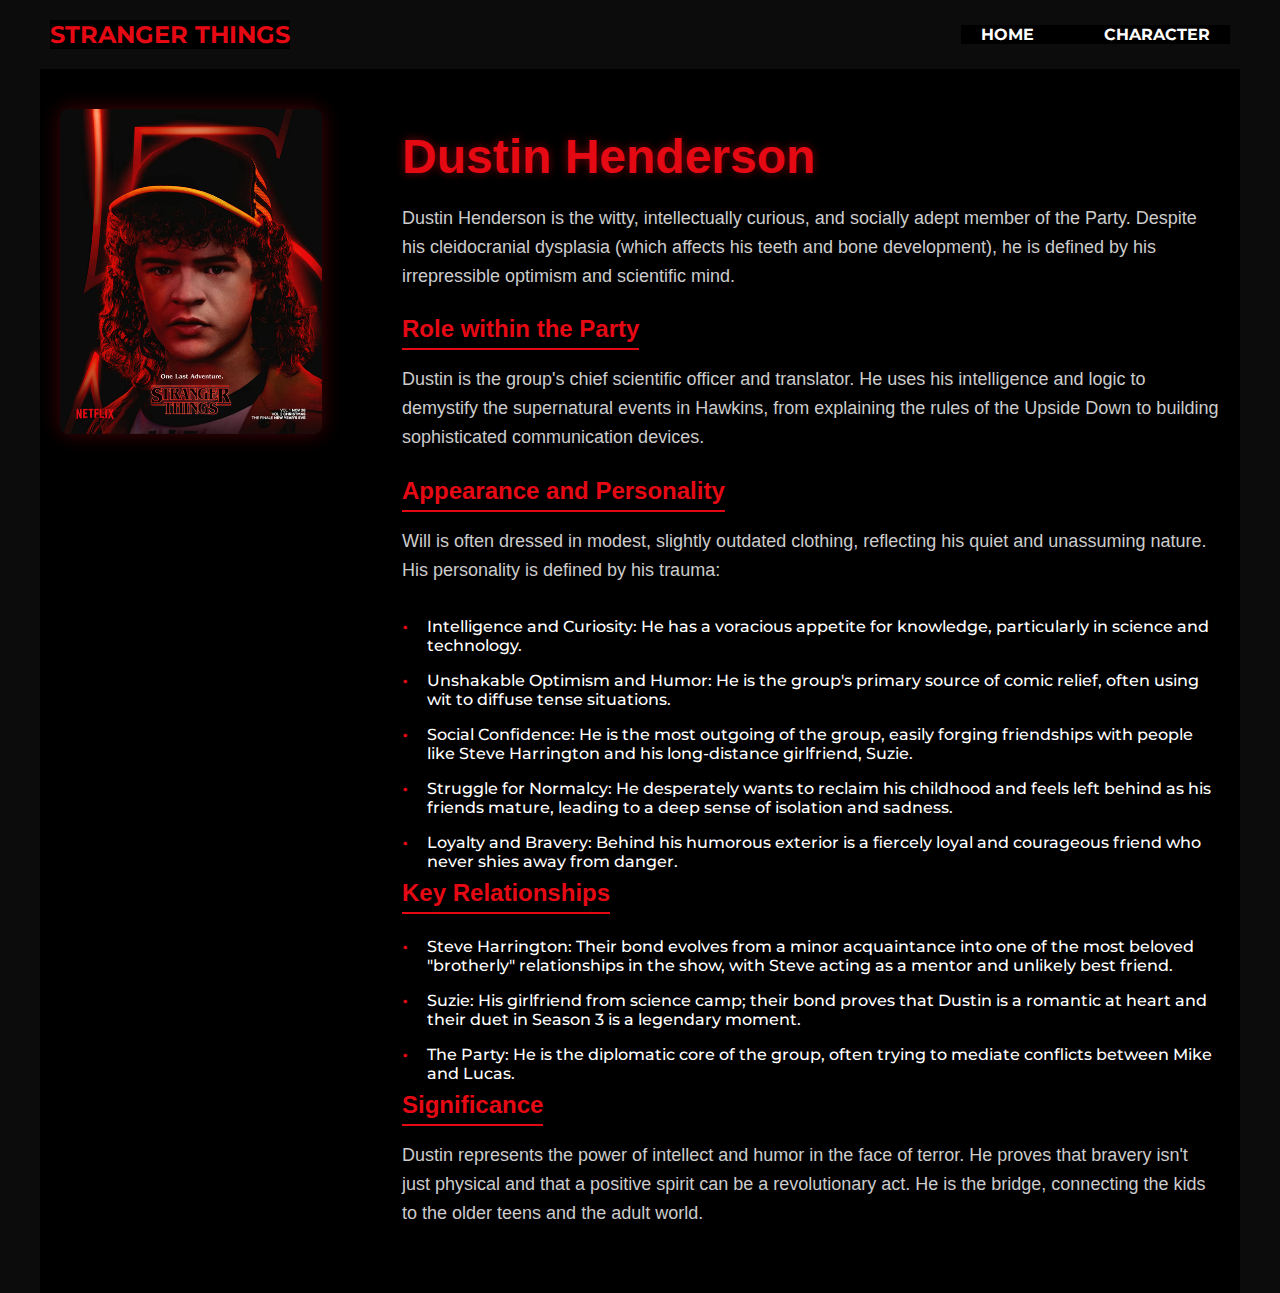
<file: web/Dustin.html>
<!doctype html>
<html>
<head>
<meta charset="utf-8">
<link rel="stylesheet" href="style3.css">
<title>Dustin</title>
<style>
body {
    margin: 0;
    padding: 0;
    font-family: Arial, sans-serif;
    background-color: #0c0c0c;
    overflow-x: hidden;
}

header {
    display: flex;
    justify-content: space-between;
    align-items: center;
    padding: 20px 50px;
    background-color: #0c0c0c;
    color: white;
}

.logo {
    font-size: 24px;
    font-weight: bold;
    color: #e50914; 
}

.nav_links {
    list-style: none;
    display: flex;
    gap: 30px;
}

.nav_links li a {
    color: white;
    text-decoration: none;
    font-weight: bold;
    transition: color 0.3s;
}

.nav_links li a:hover {
    color: #e50914;
}

.content-container {
    display: flex;
    align-items: flex-start;
    gap: 80px;
    padding: 40px 20px;
    max-width: 1200px;
    margin: 0 auto;
}


img {
    display: block;
    
    animation: float 3s ease-in-out infinite;
    
    transition: all 0.5s ease;
    cursor: pointer;
    
    border-radius: 8px;
    box-shadow: 0 0 20px rgba(229, 9, 20, 0.3);
}

@keyframes float {
    0%, 100% {
        transform: translateY(0);
    }
    50% {
        transform: translateY(-10px);
    }
}

img:hover {
    transform: scale(1.05) rotateY(5deg);
    box-shadow: 0 0 30px rgba(229, 9, 20, 0.6),
                0 0 50px rgba(229, 9, 20, 0.4);
    filter: brightness(1.1);
}

.image-wrapper {
    position: relative;
    display: inline-block;
}

.image-wrapper::before {
    content: '';
    position: absolute;
    top: -10px;
    left: -10px;
    right: -10px;
    bottom: -10px;
    border-radius: 12px;
    background: radial-gradient(circle, rgba(229, 9, 20, 0.4) 0%, rgba(229, 9, 20, 0) 70%);
    animation: breathe 4s ease-in-out infinite;
    z-index: -1;
    pointer-events: none;
}

@keyframes breathe {
    0%, 100% {
        opacity: 0.3;
        transform: scale(1);
    }
    50% {
        opacity: 0.7;
        transform: scale(1.05);
    }
}

.text-content {
    color: white;
    max-width: 900px;
    margin-top: 20px;
}

.character-name {
    font-size: 48px;
    font-weight: bold;
    color: #e50914;
    margin-bottom: 20px;
    text-shadow: 0 0 10px rgba(229, 9, 20, 0.5);
}

.character-description {
    font-size: 18px;
    line-height: 1.6;
    margin-bottom: 25px;
    color: #cccccc;
}

.abilities-title {
    font-size: 24px;
    color: #e50914;
    margin-bottom: 15px;
    border-bottom: 2px solid #e50914;
    padding-bottom: 5px;
    display: inline-block;
}

.abilities-list {
    list-style: none;
    padding: 0;
}

.abilities-list li {
    padding: 8px 0;
    font-size: 16px;
    color: #ffffff;
    position: relative;
    padding-left: 25px;
}

.abilities-list li::before {
    content: '•';
    color: #e50914;
    font-size: 20px;
    position: absolute;
    left: 0;
    top: 5px;
}


.particles-container {
    position: fixed;
    top: 0;
    left: 0;
    width: 100%;
    height: 100%;
    pointer-events: none;
    z-index: -1;
}

.particle {
    position: absolute;
    background-color: rgba(229, 9, 20, 0.3);
    border-radius: 50%;
    animation: particle-float 15s infinite linear;
}

@keyframes particle-float {
    0% {
        transform: translateY(100vh) translateX(0) rotate(0deg);
        opacity: 0;
    }
    10% {
        opacity: 0.5;
    }
    90% {
        opacity: 0.5;
    }
    100% {
        transform: translateY(-100px) translateX(20px) rotate(360deg);
        opacity: 0;
    }
}
</style>
</head>

<body>
<header>
    <a><span class="logo">STRANGER THINGS</span></a>
    <nav>
        <ul class="nav_links">
            <li><a href="../index.html">HOME</a></li>
            <li><a href="CHARACTER.html">CHARACTER</a></li>
        </ul>
    </nav>
</header>

<div class="content-container">
    <div class="image-wrapper">
        <img src="../image/justin.png" width="262" height="325" alt="Dustin"/>
    </div>
    
    <div class="text-content">
        <h1 class="character-name">Dustin Henderson</h1>
        <p class="character-description">
           Dustin Henderson is the witty, intellectually curious, and socially adept member of the Party. Despite his cleidocranial dysplasia (which affects his teeth and bone development), he is defined by his irrepressible optimism and scientific mind.
        </p>
        <h2 class="abilities-title">Role within the Party</h2>
		<p class="character-description">
            Dustin is the group's chief scientific officer and translator. He uses his intelligence and logic to demystify the supernatural events in Hawkins, from explaining the rules of the Upside Down to building sophisticated communication devices.
        </p>
        <h2 class="abilities-title">Appearance and Personality</h2>
		<p class="character-description">
            Will is often dressed in modest, slightly outdated clothing, reflecting his quiet and unassuming nature. His personality is defined by his trauma:
        </p>
        <ul class="abilities-list">
            <li>Intelligence and Curiosity: He has a voracious appetite for knowledge, particularly in science and technology.</li>
            <li>Unshakable Optimism and Humor: He is the group's primary source of comic relief, often using wit to diffuse tense situations.</li>
            <li>Social Confidence: He is the most outgoing of the group, easily forging friendships with people like Steve Harrington and his long-distance girlfriend, Suzie.</li>
            <li>Struggle for Normalcy: He desperately wants to reclaim his childhood and feels left behind as his friends mature, leading to a deep sense of isolation and sadness.</li>
			<li>Loyalty and Bravery: Behind his humorous exterior is a fiercely loyal and courageous friend who never shies away from danger.</li>
        </ul>
		<h2 class="abilities-title">Key Relationships</h2>
        <ul class="abilities-list">
            <li>Steve Harrington: Their bond evolves from a minor acquaintance into one of the most beloved "brotherly" relationships in the show, with Steve acting as a mentor and unlikely best friend.
</li>
            <li>Suzie: His girlfriend from science camp; their bond proves that Dustin is a romantic at heart and their duet in Season 3 is a legendary moment.</li>
            <li>The Party: He is the diplomatic core of the group, often trying to mediate conflicts between Mike and Lucas.</li>
        </ul>
		<h2 class="abilities-title">Significance</h2>
		<p class="character-description">
            Dustin represents the power of intellect and humor in the face of terror. He proves that bravery isn't just physical and that a positive spirit can be a revolutionary act. He is the bridge, connecting the kids to the older teens and the adult world.
        </p>
    </div>
</div>

<div class="particles-container" id="particlesContainer"></div>

<script>
function createParticles() {
    const container = document.getElementById('particlesContainer');
    const particleCount = 15; 
    
    for (let i = 0; i < particleCount; i++) {
        const particle = document.createElement('div');
        particle.classList.add('particle');
        
        const size = Math.random() * 3 + 1;
        const left = Math.random() * 100;
        const delay = Math.random() * 15;
        const duration = Math.random() * 10 + 15;
        
        particle.style.width = `${size}px`;
        particle.style.height = `${size}px`;
        particle.style.left = `${left}vw`;
        particle.style.animationDelay = `${delay}s`;
        particle.style.animationDuration = `${duration}s`;
        
        container.appendChild(particle);
    }
}
document.addEventListener('DOMContentLoaded', createParticles);
</script>
</body>
</html>
</file>
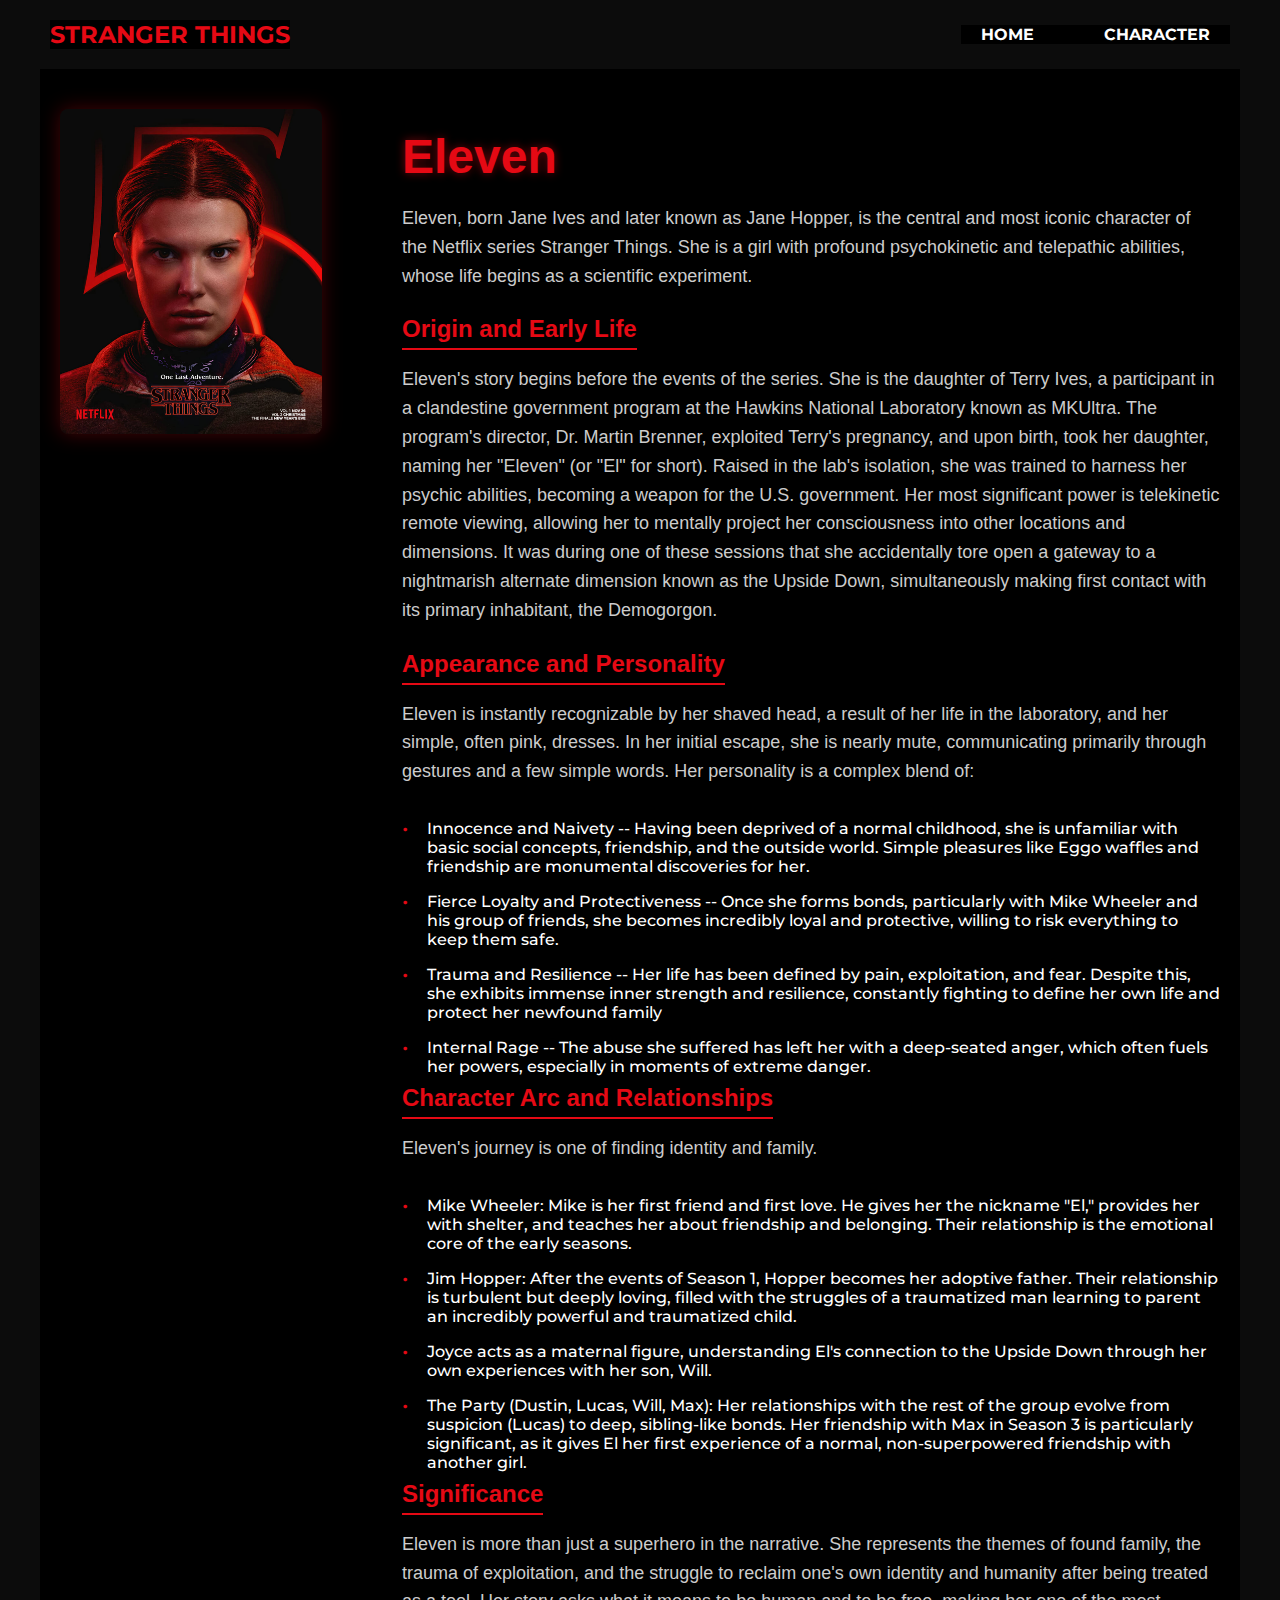
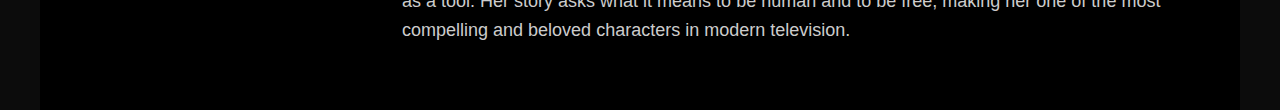
<file: web/Eleven.html>
<!doctype html>
<html>
<head>
<meta charset="utf-8">
<link rel="stylesheet" href="style3.css">
<title>Eleven</title>
<style>
body {
    margin: 0;
    padding: 0;
    font-family: Arial, sans-serif;
    background-color: #0c0c0c;
    overflow-x: hidden;
}

header {
    display: flex;
    justify-content: space-between;
    align-items: center;
    padding: 20px 50px;
    background-color: #0c0c0c;
    color: white;
}

.logo {
    font-size: 24px;
    font-weight: bold;
    color: #e50914; 
}

.nav_links {
    list-style: none;
    display: flex;
    gap: 30px;
}

.nav_links li a {
    color: white;
    text-decoration: none;
    font-weight: bold;
    transition: color 0.3s;
}

.nav_links li a:hover {
    color: #e50914;
}

.content-container {
    display: flex;
    align-items: flex-start;
    gap: 80px;
    padding: 40px 20px;
    max-width: 1200px;
    margin: 0 auto;
}

img {
    display: block;
    
    animation: float 3s ease-in-out infinite;
    
    transition: all 0.5s ease;
    cursor: pointer;
    
    border-radius: 8px;
    box-shadow: 0 0 20px rgba(229, 9, 20, 0.3);
}

@keyframes float {
    0%, 100% {
        transform: translateY(0);
    }
    50% {
        transform: translateY(-10px);
    }
}

img:hover {
    transform: scale(1.05) rotateY(5deg);
    box-shadow: 0 0 30px rgba(229, 9, 20, 0.6),
                0 0 50px rgba(229, 9, 20, 0.4);
    filter: brightness(1.1);
}

.image-wrapper {
    position: relative;
    display: inline-block;
}

.image-wrapper::before {
    content: '';
    position: absolute;
    top: -10px;
    left: -10px;
    right: -10px;
    bottom: -10px;
    border-radius: 12px;
    background: radial-gradient(circle, rgba(229, 9, 20, 0.4) 0%, rgba(229, 9, 20, 0) 70%);
    animation: breathe 4s ease-in-out infinite;
    z-index: -1;
    pointer-events: none;
}

@keyframes breathe {
    0%, 100% {
        opacity: 0.3;
        transform: scale(1);
    }
    50% {
        opacity: 0.7;
        transform: scale(1.05);
    }
}

.text-content {
    color: white;
    max-width: 900px;
    margin-top: 20px;
}

.character-name {
    font-size: 48px;
    font-weight: bold;
    color: #e50914;
    margin-bottom: 20px;
    text-shadow: 0 0 10px rgba(229, 9, 20, 0.5);
}

.character-description {
    font-size: 18px;
    line-height: 1.6;
    margin-bottom: 25px;
    color: #cccccc;
}

.abilities-title {
    font-size: 24px;
    color: #e50914;
    margin-bottom: 15px;
    border-bottom: 2px solid #e50914;
    padding-bottom: 5px;
    display: inline-block;
}

.abilities-list {
    list-style: none;
    padding: 0;
}

.abilities-list li {
    padding: 8px 0;
    font-size: 16px;
    color: #ffffff;
    position: relative;
    padding-left: 25px;
}

.abilities-list li::before {
    content: '•';
    color: #e50914;
    font-size: 20px;
    position: absolute;
    left: 0;
    top: 5px;
}

.particles-container {
    position: fixed;
    top: 0;
    left: 0;
    width: 100%;
    height: 100%;
    pointer-events: none;
    z-index: -1;
}

.particle {
    position: absolute;
    background-color: rgba(229, 9, 20, 0.3);
    border-radius: 50%;
    animation: particle-float 15s infinite linear;
}

@keyframes particle-float {
    0% {
        transform: translateY(100vh) translateX(0) rotate(0deg);
        opacity: 0;
    }
    10% {
        opacity: 0.5;
    }
    90% {
        opacity: 0.5;
    }
    100% {
        transform: translateY(-100px) translateX(20px) rotate(360deg);
        opacity: 0;
    }
}
</style>
</head>

<body>
<header>
    <a><span class="logo">STRANGER THINGS</span></a>
    <nav>
        <ul class="nav_links">
            <li><a href="../index.html">HOME</a></li>
            <li><a href="CHARACTER.html">CHARACTER</a></li>
        </ul>
    </nav>
</header>

<div class="content-container">
    <div class="image-wrapper">
        <img src="../image/11.png" width="262" height="325" alt="Eleven"/>
    </div>
    
    <div class="text-content">
        <h1 class="character-name">Eleven</h1>
        <p class="character-description">
            Eleven, born Jane Ives and later known as Jane Hopper, is the central and most iconic character of the Netflix series Stranger Things. She is a girl with profound psychokinetic and telepathic abilities, whose life begins as a scientific experiment.
        </p>
        <h2 class="abilities-title">Origin and Early Life</h2>
		<p class="character-description">
            Eleven's story begins before the events of the series. She is the daughter of Terry Ives, a participant in a clandestine government program at the Hawkins National Laboratory known as MKUltra. The program's director, Dr. Martin Brenner, exploited Terry's pregnancy, and upon birth, took her daughter, naming her "Eleven" (or "El" for short). Raised in the lab's isolation, she was trained to harness her psychic abilities, becoming a weapon for the U.S. government. Her most significant power is telekinetic remote viewing, allowing her to mentally project her consciousness into other locations and dimensions. It was during one of these sessions that she accidentally tore open a gateway to a nightmarish alternate dimension known as the Upside Down, simultaneously making first contact with its primary inhabitant, the Demogorgon.
        </p>
        <h2 class="abilities-title">Appearance and Personality</h2>
		<p class="character-description">
            Eleven is instantly recognizable by her shaved head, a result of her life in the laboratory, and her simple, often pink, dresses. In her initial escape, she is nearly mute, communicating primarily through gestures and a few simple words. Her personality is a complex blend of:
        </p>
        <ul class="abilities-list">
            <li>Innocence and Naivety -- Having been deprived of a normal childhood, she is unfamiliar with basic social concepts, friendship, and the outside world. Simple pleasures like Eggo waffles and friendship are monumental discoveries for her.</li>
            <li>Fierce Loyalty and Protectiveness -- Once she forms bonds, particularly with Mike Wheeler and his group of friends, she becomes incredibly loyal and protective, willing to risk everything to keep them safe.</li>
            <li>Trauma and Resilience -- Her life has been defined by pain, exploitation, and fear. Despite this, she exhibits immense inner strength and resilience, constantly fighting to define her own life and protect her newfound family</li>
            <li>Internal Rage -- The abuse she suffered has left her with a deep-seated anger, which often fuels her powers, especially in moments of extreme danger.</li>
        </ul>
		<h2 class="abilities-title">Character Arc and Relationships</h2>
		<p class="character-description">
            Eleven's journey is one of finding identity and family.
        </p>
        <ul class="abilities-list">
            <li>Mike Wheeler: Mike is her first friend and first love. He gives her the nickname "El," provides her with shelter, and teaches her about friendship and belonging. Their relationship is the emotional core of the early seasons.</li>
            <li>Jim Hopper: After the events of Season 1, Hopper becomes her adoptive father. Their relationship is turbulent but deeply loving, filled with the struggles of a traumatized man learning to parent an incredibly powerful and traumatized child.</li>
            <li>Joyce acts as a maternal figure, understanding El's connection to the Upside Down through her own experiences with her son, Will.</li>
            <li>The Party (Dustin, Lucas, Will, Max): Her relationships with the rest of the group evolve from suspicion (Lucas) to deep, sibling-like bonds. Her friendship with Max in Season 3 is particularly significant, as it gives El her first experience of a normal, non-superpowered friendship with another girl.</li>
        </ul>
		<h2 class="abilities-title">Significance</h2>
		<p class="character-description">
            Eleven is more than just a superhero in the narrative. She represents the themes of found family, the trauma of exploitation, and the struggle to reclaim one's own identity and humanity after being treated as a tool. Her story asks what it means to be human and to be free, making her one of the most compelling and beloved characters in modern television.
        </p>
    </div>
</div>
<div class="particles-container" id="particlesContainer"></div>

<script>

function createParticles() {
    const container = document.getElementById('particlesContainer');
    const particleCount = 15;
    
    for (let i = 0; i < particleCount; i++) {
        const particle = document.createElement('div');
        particle.classList.add('particle');
        
        const size = Math.random() * 3 + 1;
        const left = Math.random() * 100;
        const delay = Math.random() * 15;
        const duration = Math.random() * 10 + 15;
        
        particle.style.width = `${size}px`;
        particle.style.height = `${size}px`;
        particle.style.left = `${left}vw`;
        particle.style.animationDelay = `${delay}s`;
        particle.style.animationDuration = `${duration}s`;
        
        container.appendChild(particle);
    }
}


document.addEventListener('DOMContentLoaded', createParticles);
</script>
</body>
</html>
</file>
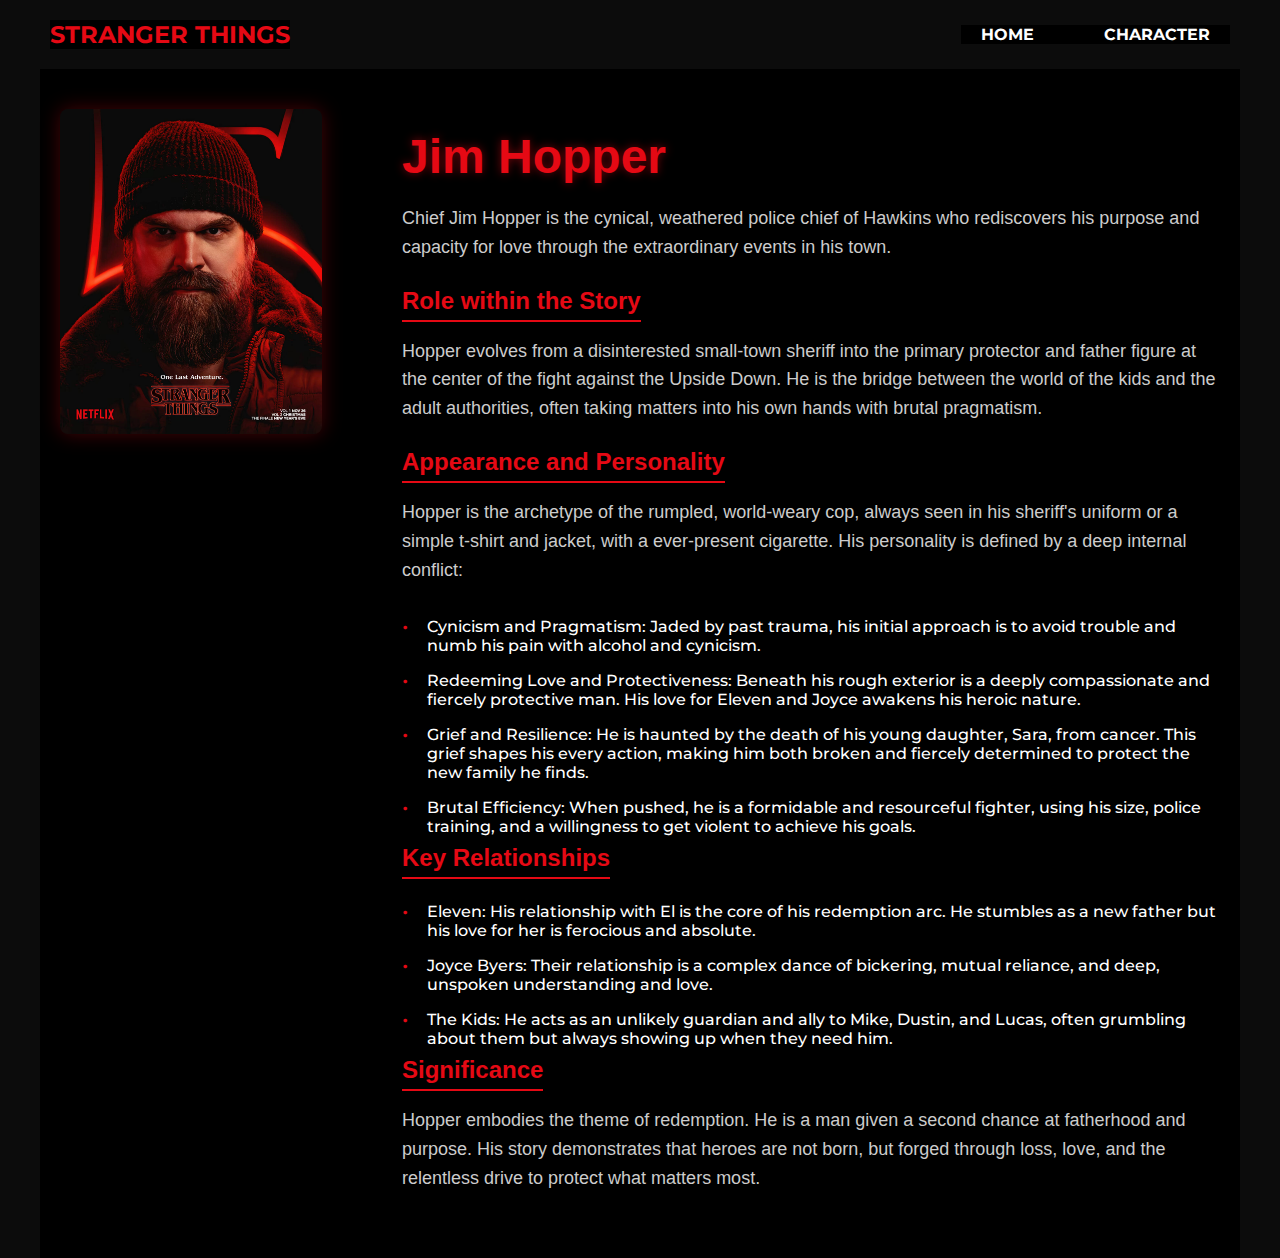
<file: web/Hopper.html>
<!doctype html>
<html>
<head>
<meta charset="utf-8">
<link rel="stylesheet" href="style3.css">
<title>Hopper</title>
<style>
body {
    margin: 0;
    padding: 0;
    font-family: Arial, sans-serif;
    background-color: #0c0c0c;
    overflow-x: hidden;
}

header {
    display: flex;
    justify-content: space-between;
    align-items: center;
    padding: 20px 50px;
    background-color: #0c0c0c;
    color: white;
}

.logo {
    font-size: 24px;
    font-weight: bold;
    color: #e50914;
}

.nav_links {
    list-style: none;
    display: flex;
    gap: 30px;
}

.nav_links li a {
    color: white;
    text-decoration: none;
    font-weight: bold;
    transition: color 0.3s;
}

.nav_links li a:hover {
    color: #e50914;
}


.content-container {
    display: flex;
    align-items: flex-start;
    gap: 80px;
    padding: 40px 20px;
    max-width: 1200px;
    margin: 0 auto;
}

img {
    display: block;
    
    animation: float 3s ease-in-out infinite;
    
    transition: all 0.5s ease;
    cursor: pointer;
    
    border-radius: 8px;
    box-shadow: 0 0 20px rgba(229, 9, 20, 0.3);
}

@keyframes float {
    0%, 100% {
        transform: translateY(0);
    }
    50% {
        transform: translateY(-10px);
    }
}
img:hover {
    transform: scale(1.05) rotateY(5deg);
    box-shadow: 0 0 30px rgba(229, 9, 20, 0.6),
                0 0 50px rgba(229, 9, 20, 0.4);
    filter: brightness(1.1);
}

.image-wrapper {
    position: relative;
    display: inline-block;
}

.image-wrapper::before {
    content: '';
    position: absolute;
    top: -10px;
    left: -10px;
    right: -10px;
    bottom: -10px;
    border-radius: 12px;
    background: radial-gradient(circle, rgba(229, 9, 20, 0.4) 0%, rgba(229, 9, 20, 0) 70%);
    animation: breathe 4s ease-in-out infinite;
    z-index: -1;
    pointer-events: none;
}

@keyframes breathe {
    0%, 100% {
        opacity: 0.3;
        transform: scale(1);
    }
    50% {
        opacity: 0.7;
        transform: scale(1.05);
    }
}

.text-content {
    color: white;
    max-width: 900px;
    margin-top: 20px;
}

.character-name {
    font-size: 48px;
    font-weight: bold;
    color: #e50914;
    margin-bottom: 20px;
    text-shadow: 0 0 10px rgba(229, 9, 20, 0.5);
}

.character-description {
    font-size: 18px;
    line-height: 1.6;
    margin-bottom: 25px;
    color: #cccccc;
}

.abilities-title {
    font-size: 24px;
    color: #e50914;
    margin-bottom: 15px;
    border-bottom: 2px solid #e50914;
    padding-bottom: 5px;
    display: inline-block;
}

.abilities-list {
    list-style: none;
    padding: 0;
}

.abilities-list li {
    padding: 8px 0;
    font-size: 16px;
    color: #ffffff;
    position: relative;
    padding-left: 25px;
}

.abilities-list li::before {
    content: '•';
    color: #e50914;
    font-size: 20px;
    position: absolute;
    left: 0;
    top: 5px;
}

.particles-container {
    position: fixed;
    top: 0;
    left: 0;
    width: 100%;
    height: 100%;
    pointer-events: none;
    z-index: -1;
}

.particle {
    position: absolute;
    background-color: rgba(229, 9, 20, 0.3);
    border-radius: 50%;
    animation: particle-float 15s infinite linear;
}

@keyframes particle-float {
    0% {
        transform: translateY(100vh) translateX(0) rotate(0deg);
        opacity: 0;
    }
    10% {
        opacity: 0.5;
    }
    90% {
        opacity: 0.5;
    }
    100% {
        transform: translateY(-100px) translateX(20px) rotate(360deg);
        opacity: 0;
    }
}
</style>
</head>

<body>
<header>
    <a><span class="logo">STRANGER THINGS</span></a>
    <nav>
        <ul class="nav_links">
            <li><a href="../index.html">HOME</a></li>

            <li><a href="CHARACTER.html">CHARACTER</a></li>
        </ul>
    </nav>
</header>

<div class="content-container">
    <div class="image-wrapper">
        <img src="../image/hop.png" width="262" height="325" alt="Hopper"/>
    </div>
    
    <div class="text-content">
        <h1 class="character-name">Jim Hopper</h1>
        <p class="character-description">
           Chief Jim Hopper is the cynical, weathered police chief of Hawkins who rediscovers his purpose and capacity for love through the extraordinary events in his town.
        </p>
        <h2 class="abilities-title">Role within the Story</h2>
		<p class="character-description">
            Hopper evolves from a disinterested small-town sheriff into the primary protector and father figure at the center of the fight against the Upside Down. He is the bridge between the world of the kids and the adult authorities, often taking matters into his own hands with brutal pragmatism.
        </p>
        <h2 class="abilities-title">Appearance and Personality</h2>
		<p class="character-description">
            Hopper is the archetype of the rumpled, world-weary cop, always seen in his sheriff's uniform or a simple t-shirt and jacket, with a ever-present cigarette. His personality is defined by a deep internal conflict:
        </p>
        <ul class="abilities-list">
            <li>Cynicism and Pragmatism: Jaded by past trauma, his initial approach is to avoid trouble and numb his pain with alcohol and cynicism.</li>
            <li>Redeeming Love and Protectiveness: Beneath his rough exterior is a deeply compassionate and fiercely protective man. His love for Eleven and Joyce awakens his heroic nature.</li>
            <li>Grief and Resilience: He is haunted by the death of his young daughter, Sara, from cancer. This grief shapes his every action, making him both broken and fiercely determined to protect the new family he finds.</li>
			<li>Brutal Efficiency: When pushed, he is a formidable and resourceful fighter, using his size, police training, and a willingness to get violent to achieve his goals.</li>
        </ul>
		<h2 class="abilities-title">Key Relationships</h2>
        <ul class="abilities-list">
            <li>Eleven: His relationship with El is the core of his redemption arc. He stumbles as a new father but his love for her is ferocious and absolute.
</li>
            <li>Joyce Byers: Their relationship is a complex dance of bickering, mutual reliance, and deep, unspoken understanding and love.</li>
            <li>The Kids: He acts as an unlikely guardian and ally to Mike, Dustin, and Lucas, often grumbling about them but always showing up when they need him.</li>
        </ul>
		<h2 class="abilities-title">Significance</h2>
		<p class="character-description">
            Hopper embodies the theme of redemption. He is a man given a second chance at fatherhood and purpose. His story demonstrates that heroes are not born, but forged through loss, love, and the relentless drive to protect what matters most.
        </p>
    </div>
</div>
<div class="particles-container" id="particlesContainer"></div>

<script>

function createParticles() {
    const container = document.getElementById('particlesContainer');
    const particleCount = 15; 
    
    for (let i = 0; i < particleCount; i++) {
        const particle = document.createElement('div');
        particle.classList.add('particle');
        
        const size = Math.random() * 3 + 1;
        const left = Math.random() * 100;
        const delay = Math.random() * 15;
        const duration = Math.random() * 10 + 15;
        
        particle.style.width = `${size}px`;
        particle.style.height = `${size}px`;
        particle.style.left = `${left}vw`;
        particle.style.animationDelay = `${delay}s`;
        particle.style.animationDuration = `${duration}s`;
        
        container.appendChild(particle);
    }

}

document.addEventListener('DOMContentLoaded', createParticles);
</script>
</body>
</html>
</file>
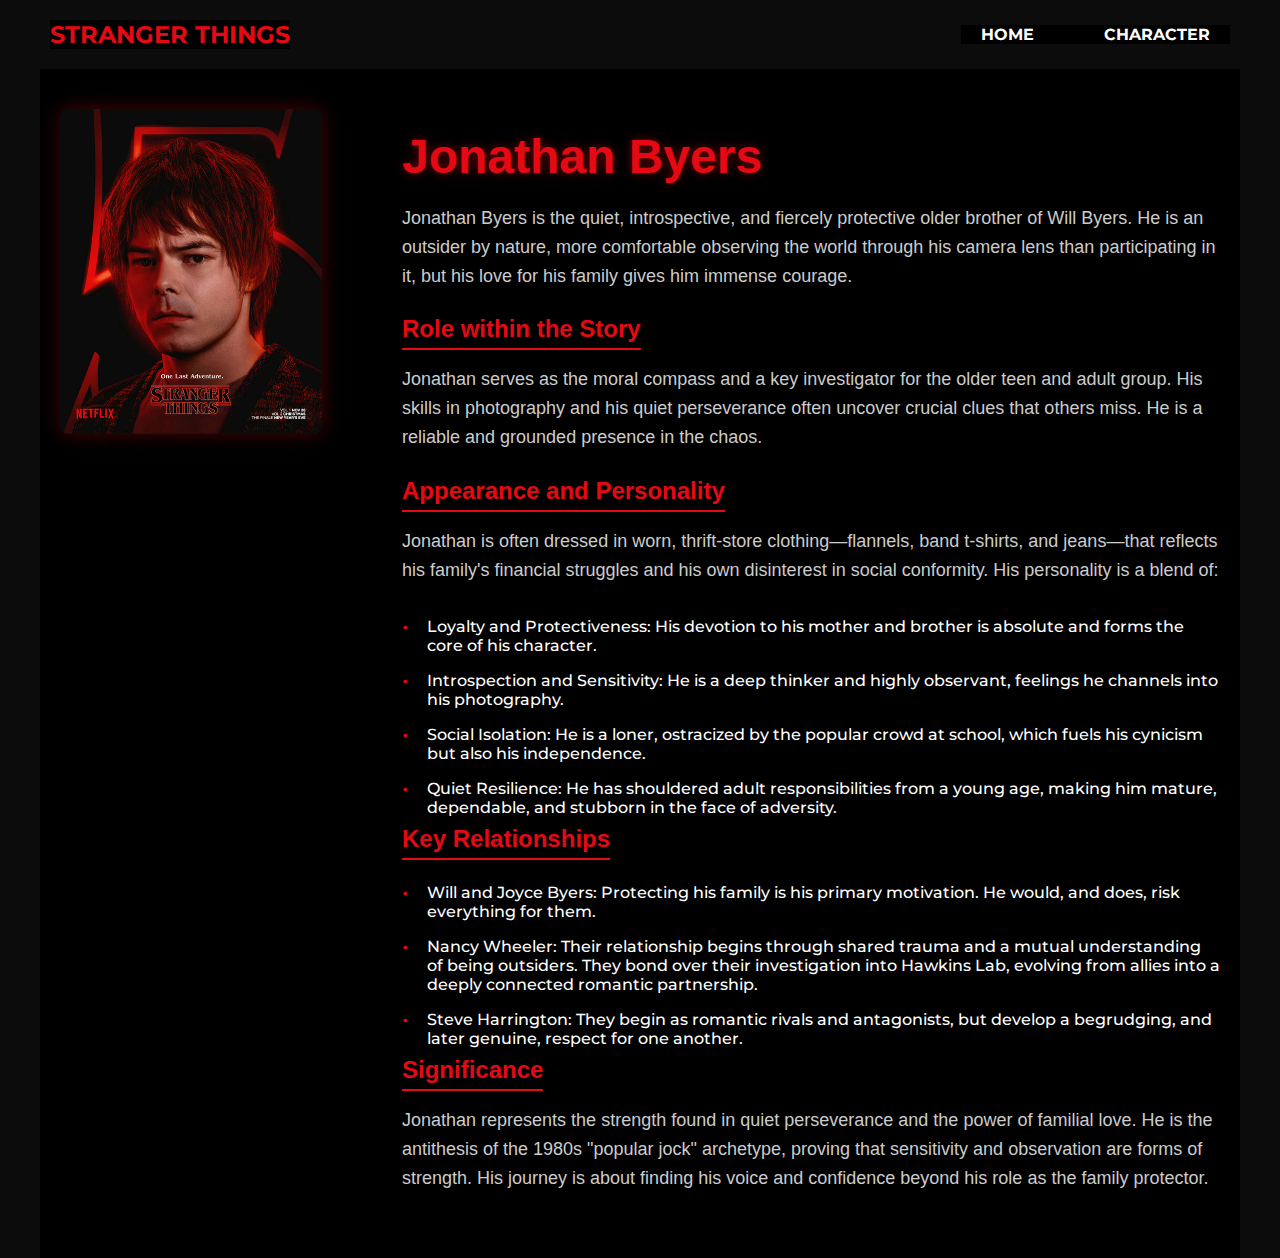
<file: web/Jonathan.html>
<!doctype html>
<html>
<head>
<meta charset="utf-8">
<link rel="stylesheet" href="style3.css">
<title>Jonathan</title>
<style>
body {
    margin: 0;
    padding: 0;
    font-family: Arial, sans-serif;
    background-color: #0c0c0c;
    overflow-x: hidden;
}

header {
    display: flex;
    justify-content: space-between;
    align-items: center;
    padding: 20px 50px;
    background-color: #0c0c0c;
    color: white;
}

.logo {
    font-size: 24px;
    font-weight: bold;
    color: #e50914;
}

.nav_links {
    list-style: none;
    display: flex;
    gap: 30px;
}

.nav_links li a {
    color: white;
    text-decoration: none;
    font-weight: bold;
    transition: color 0.3s;
}

.nav_links li a:hover {
    color: #e50914;
}
.content-container {
    display: flex;
    align-items: flex-start;
    gap: 80px;
    padding: 40px 20px;
    max-width: 1200px;
    margin: 0 auto;
}
img {
    display: block;
    animation: float 3s ease-in-out infinite;
    transition: all 0.5s ease;
    cursor: pointer;
    border-radius: 8px;
    box-shadow: 0 0 20px rgba(229, 9, 20, 0.3);
}

@keyframes float {
    0%, 100% {
        transform: translateY(0);
    }
    50% {
        transform: translateY(-10px);
    }
}
img:hover {
    transform: scale(1.05) rotateY(5deg);
    box-shadow: 0 0 30px rgba(229, 9, 20, 0.6),
                0 0 50px rgba(229, 9, 20, 0.4);
    filter: brightness(1.1);
}
.image-wrapper {
    position: relative;
    display: inline-block;
}

.image-wrapper::before {
    content: '';
    position: absolute;
    top: -10px;
    left: -10px;
    right: -10px;
    bottom: -10px;
    border-radius: 12px;
    background: radial-gradient(circle, rgba(229, 9, 20, 0.4) 0%, rgba(229, 9, 20, 0) 70%);
    animation: breathe 4s ease-in-out infinite;
    z-index: -1;
    pointer-events: none;
}

@keyframes breathe {
    0%, 100% {
        opacity: 0.3;
        transform: scale(1);
    }
    50% {
        opacity: 0.7;
        transform: scale(1.05);
    }
}
.text-content {
    color: white;
    max-width: 900px;
    margin-top: 20px;
}

.character-name {
    font-size: 48px;
    font-weight: bold;
    color: #e50914;
    margin-bottom: 20px;
    text-shadow: 0 0 10px rgba(229, 9, 20, 0.5);
}

.character-description {
    font-size: 18px;
    line-height: 1.6;
    margin-bottom: 25px;
    color: #cccccc;
}

.abilities-title {
    font-size: 24px;
    color: #e50914;
    margin-bottom: 15px;
    border-bottom: 2px solid #e50914;
    padding-bottom: 5px;
    display: inline-block;
}

.abilities-list {
    list-style: none;
    padding: 0;
}

.abilities-list li {
    padding: 8px 0;
    font-size: 16px;
    color: #ffffff;
    position: relative;
    padding-left: 25px;
}

.abilities-list li::before {
    content: '•';
    color: #e50914;
    font-size: 20px;
    position: absolute;
    left: 0;
    top: 5px;
}
.particles-container {
    position: fixed;
    top: 0;
    left: 0;
    width: 100%;
    height: 100%;
    pointer-events: none;
    z-index: -1;
}

.particle {
    position: absolute;
    background-color: rgba(229, 9, 20, 0.3);
    border-radius: 50%;
    animation: particle-float 15s infinite linear;
}

@keyframes particle-float {
    0% {
        transform: translateY(100vh) translateX(0) rotate(0deg);
        opacity: 0;
    }
    10% {
        opacity: 0.5;
    }
    90% {
        opacity: 0.5;
    }
    100% {
        transform: translateY(-100px) translateX(20px) rotate(360deg);
        opacity: 0;
    }
}
</style>
</head>

<body>
<header>
    <a><span class="logo">STRANGER THINGS</span></a>
    <nav>
        <ul class="nav_links">
            <li><a href="../index.html">HOME</a></li>

            <li><a href="CHARACTER.html">CHARACTER</a></li>
        </ul>
    </nav>
</header>

<div class="content-container">
    <div class="image-wrapper">
        <img src="../image/jo.png" width="262" height="325" alt="Jonathan"/>
    </div>
    
    <div class="text-content">
        <h1 class="character-name">Jonathan Byers</h1>
        <p class="character-description">
           Jonathan Byers is the quiet, introspective, and fiercely protective older brother of Will Byers. He is an outsider by nature, more comfortable observing the world through his camera lens than participating in it, but his love for his family gives him immense courage.
        </p>
        <h2 class="abilities-title">Role within the Story</h2>
		<p class="character-description">
            Jonathan serves as the moral compass and a key investigator for the older teen and adult group. His skills in photography and his quiet perseverance often uncover crucial clues that others miss. He is a reliable and grounded presence in the chaos.
        </p>
        <h2 class="abilities-title">Appearance and Personality</h2>
		<p class="character-description">
            Jonathan is often dressed in worn, thrift-store clothing—flannels, band t-shirts, and jeans—that reflects his family's financial struggles and his own disinterest in social conformity. His personality is a blend of:
        </p>
        <ul class="abilities-list">
            <li>Loyalty and Protectiveness: His devotion to his mother and brother is absolute and forms the core of his character.</li>
            <li>Introspection and Sensitivity: He is a deep thinker and highly observant, feelings he channels into his photography.</li>
            <li>Social Isolation: He is a loner, ostracized by the popular crowd at school, which fuels his cynicism but also his independence.</li>
			<li>Quiet Resilience: He has shouldered adult responsibilities from a young age, making him mature, dependable, and stubborn in the face of adversity.</li>
        </ul>
		<h2 class="abilities-title">Key Relationships</h2>
        <ul class="abilities-list">
            <li>Will and Joyce Byers: Protecting his family is his primary motivation. He would, and does, risk everything for them.
</li>
            <li>Nancy Wheeler: Their relationship begins through shared trauma and a mutual understanding of being outsiders. They bond over their investigation into Hawkins Lab, evolving from allies into a deeply connected romantic partnership.</li>
            <li>Steve Harrington: They begin as romantic rivals and antagonists, but develop a begrudging, and later genuine, respect for one another.</li>
        </ul>
		<h2 class="abilities-title">Significance</h2>
		<p class="character-description">
            Jonathan represents the strength found in quiet perseverance and the power of familial love. He is the antithesis of the 1980s "popular jock" archetype, proving that sensitivity and observation are forms of strength. His journey is about finding his voice and confidence beyond his role as the family protector.
        </p>
    </div>
</div>
<div class="particles-container" id="particlesContainer"></div>
<script>
function createParticles() {
    const container = document.getElementById('particlesContainer');
    const particleCount = 15;
    for (let i = 0; i < particleCount; i++) {
        const particle = document.createElement('div');
        particle.classList.add('particle');
        const size = Math.random() * 3 + 1;
        const left = Math.random() * 100;
        const delay = Math.random() * 15;
        const duration = Math.random() * 10 + 15;
        particle.style.width = `${size}px`;
        particle.style.height = `${size}px`;
        particle.style.left = `${left}vw`;
        particle.style.animationDelay = `${delay}s`;
        particle.style.animationDuration = `${duration}s`;
        container.appendChild(particle);
    }
}
document.addEventListener('DOMContentLoaded', createParticles);
</script>
</body>
</html>
</file>
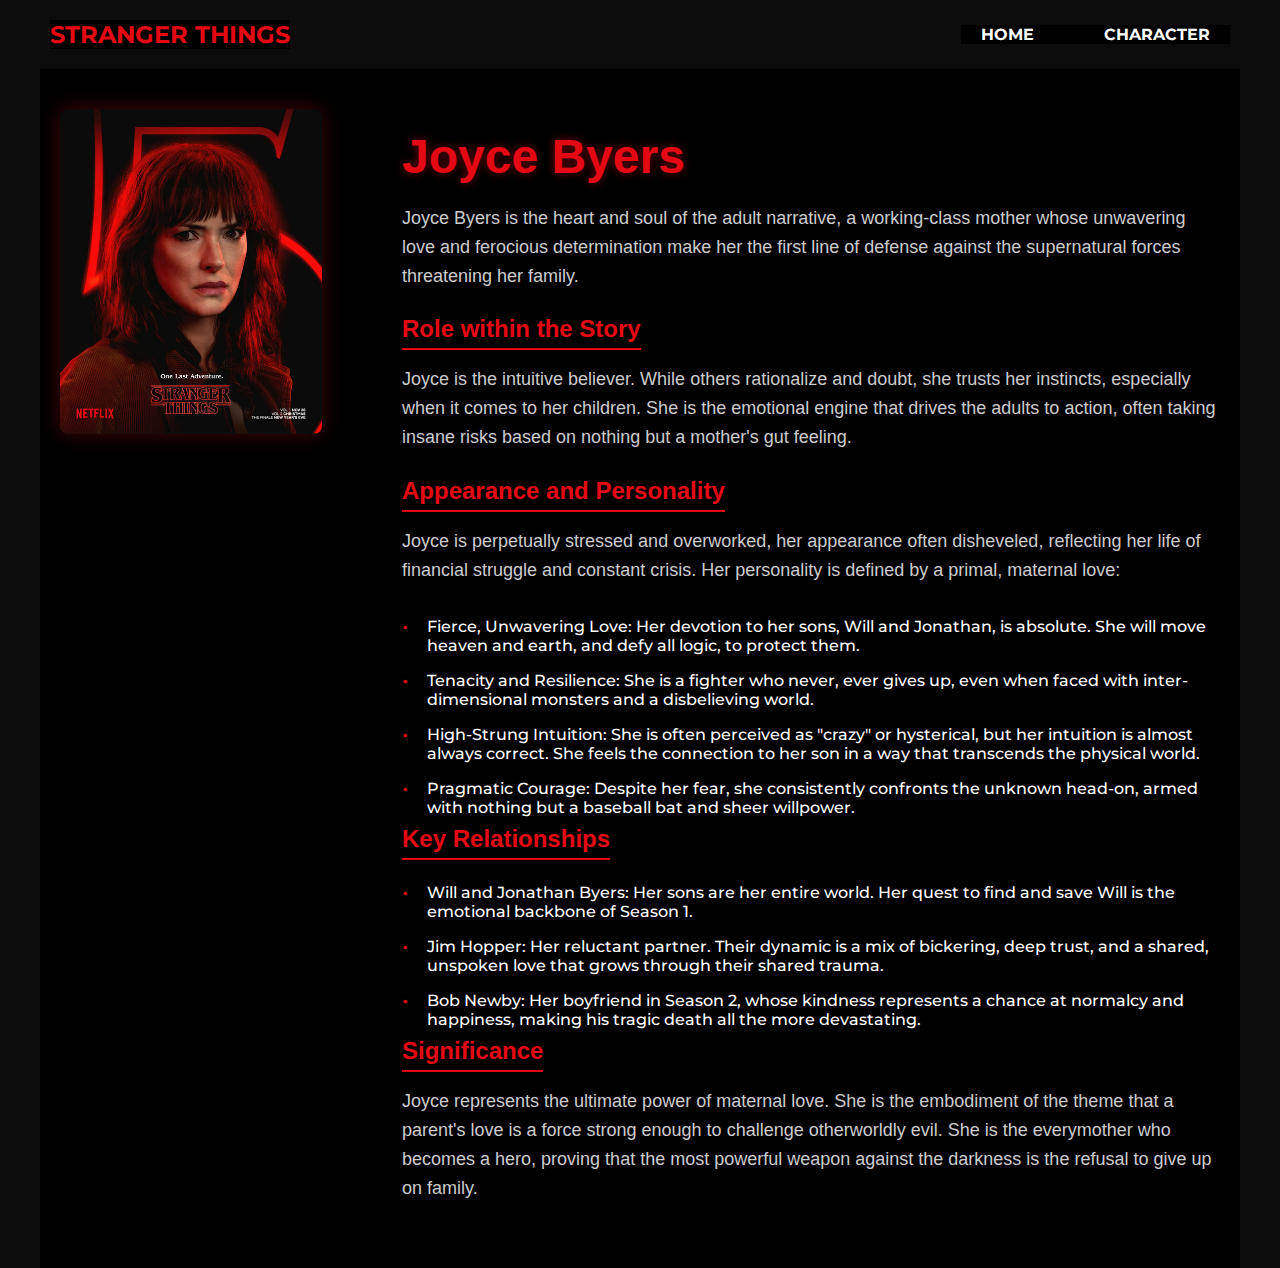
<file: web/Joyce.html>
<!doctype html>
<html>
<head>
<meta charset="utf-8">
<link rel="stylesheet" href="style3.css">
<title>Joyce</title>
<style>
body {
    margin: 0;
    padding: 0;
    font-family: Arial, sans-serif;
    background-color: #0c0c0c;
    overflow-x: hidden;
}

header {
    display: flex;
    justify-content: space-between;
    align-items: center;
    padding: 20px 50px;
    background-color: #0c0c0c;
    color: white;
}

.logo {
    font-size: 24px;
    font-weight: bold;
    color: #e50914; 
}

.nav_links {
    list-style: none;
    display: flex;
    gap: 30px;
}

.nav_links li a {
    color: white;
    text-decoration: none;
    font-weight: bold;
    transition: color 0.3s;
}

.nav_links li a:hover {
    color: #e50914;
}

.content-container {
    display: flex;
    align-items: flex-start;
    gap: 80px;
    padding: 40px 20px;
    max-width: 1200px;
    margin: 0 auto;
}

img {
    display: block;
    
    animation: float 3s ease-in-out infinite;
    

    transition: all 0.5s ease;
    cursor: pointer;
    

    border-radius: 8px;
    box-shadow: 0 0 20px rgba(229, 9, 20, 0.3);
}


@keyframes float {
    0%, 100% {
        transform: translateY(0);
    }
    50% {
        transform: translateY(-10px);
    }
}

img:hover {
    transform: scale(1.05) rotateY(5deg);
    box-shadow: 0 0 30px rgba(229, 9, 20, 0.6),
                0 0 50px rgba(229, 9, 20, 0.4);
    filter: brightness(1.1);
}


.image-wrapper {
    position: relative;
    display: inline-block;
}

.image-wrapper::before {
    content: '';
    position: absolute;
    top: -10px;
    left: -10px;
    right: -10px;
    bottom: -10px;
    border-radius: 12px;
    background: radial-gradient(circle, rgba(229, 9, 20, 0.4) 0%, rgba(229, 9, 20, 0) 70%);
    animation: breathe 4s ease-in-out infinite;
    z-index: -1;
    pointer-events: none;
}

@keyframes breathe {
    0%, 100% {
        opacity: 0.3;
        transform: scale(1);
    }
    50% {
        opacity: 0.7;
        transform: scale(1.05);
    }
}


.text-content {
    color: white;
    max-width: 900px;
    margin-top: 20px;
}

.character-name {
    font-size: 48px;
    font-weight: bold;
    color: #e50914;
    margin-bottom: 20px;
    text-shadow: 0 0 10px rgba(229, 9, 20, 0.5);
}

.character-description {
    font-size: 18px;
    line-height: 1.6;
    margin-bottom: 25px;
    color: #cccccc;
}

.abilities-title {
    font-size: 24px;
    color: #e50914;
    margin-bottom: 15px;
    border-bottom: 2px solid #e50914;
    padding-bottom: 5px;
    display: inline-block;
}

.abilities-list {
    list-style: none;
    padding: 0;
}

.abilities-list li {
    padding: 8px 0;
    font-size: 16px;
    color: #ffffff;
    position: relative;
    padding-left: 25px;
}

.abilities-list li::before {
    content: '•';
    color: #e50914;
    font-size: 20px;
    position: absolute;
    left: 0;
    top: 5px;
}


.particles-container {
    position: fixed;
    top: 0;
    left: 0;
    width: 100%;
    height: 100%;
    pointer-events: none;
    z-index: -1;
}

.particle {
    position: absolute;
    background-color: rgba(229, 9, 20, 0.3);
    border-radius: 50%;
    animation: particle-float 15s infinite linear;
}

@keyframes particle-float {
    0% {
        transform: translateY(100vh) translateX(0) rotate(0deg);
        opacity: 0;
    }
    10% {
        opacity: 0.5;
    }
    90% {
        opacity: 0.5;
    }
    100% {
        transform: translateY(-100px) translateX(20px) rotate(360deg);
        opacity: 0;
    }
}
</style>
</head>

<body>
<header>
    <a><span class="logo">STRANGER THINGS</span></a>
    <nav>
        <ul class="nav_links">
            <li><a href="../index.html">HOME</a></li>


            <li><a href="CHARACTER.html">CHARACTER</a></li>
        </ul>
    </nav>
</header>

<div class="content-container">
    <div class="image-wrapper">
        <img src="../image/willma.png" width="262" height="325" alt="Joyce"/>
    </div>
    
    <div class="text-content">
        <h1 class="character-name">Joyce Byers</h1>
        <p class="character-description">
           Joyce Byers is the heart and soul of the adult narrative, a working-class mother whose unwavering love and ferocious determination make her the first line of defense against the supernatural forces threatening her family.
        </p>
        <h2 class="abilities-title">Role within the Story</h2>
		<p class="character-description">
            Joyce is the intuitive believer. While others rationalize and doubt, she trusts her instincts, especially when it comes to her children. She is the emotional engine that drives the adults to action, often taking insane risks based on nothing but a mother's gut feeling.
        </p>
        <h2 class="abilities-title">Appearance and Personality</h2>
		<p class="character-description">
            Joyce is perpetually stressed and overworked, her appearance often disheveled, reflecting her life of financial struggle and constant crisis. Her personality is defined by a primal, maternal love:
        </p>
        <ul class="abilities-list">
            <li>Fierce, Unwavering Love: Her devotion to her sons, Will and Jonathan, is absolute. She will move heaven and earth, and defy all logic, to protect them.</li>
            <li>Tenacity and Resilience: She is a fighter who never, ever gives up, even when faced with inter-dimensional monsters and a disbelieving world.</li>
            <li>High-Strung Intuition: She is often perceived as "crazy" or hysterical, but her intuition is almost always correct. She feels the connection to her son in a way that transcends the physical world.</li>
			<li>Pragmatic Courage: Despite her fear, she consistently confronts the unknown head-on, armed with nothing but a baseball bat and sheer willpower.</li>
        </ul>
		<h2 class="abilities-title">Key Relationships</h2>
        <ul class="abilities-list">
            <li>Will and Jonathan Byers: Her sons are her entire world. Her quest to find and save Will is the emotional backbone of Season 1.
</li>
            <li>Jim Hopper: Her reluctant partner. Their dynamic is a mix of bickering, deep trust, and a shared, unspoken love that grows through their shared trauma.</li>
            <li>Bob Newby: Her boyfriend in Season 2, whose kindness represents a chance at normalcy and happiness, making his tragic death all the more devastating.

</li>
        </ul>
		<h2 class="abilities-title">Significance</h2>
		<p class="character-description">
            Joyce represents the ultimate power of maternal love. She is the embodiment of the theme that a parent's love is a force strong enough to challenge otherworldly evil. She is the everymother who becomes a hero, proving that the most powerful weapon against the darkness is the refusal to give up on family.
        </p>
    </div>
</div>


<div class="particles-container" id="particlesContainer"></div>

<script>
function createParticles() {
    const container = document.getElementById('particlesContainer');
    const particleCount = 15; 
    
    for (let i = 0; i < particleCount; i++) {
        const particle = document.createElement('div');
        particle.classList.add('particle');
        
        const size = Math.random() * 3 + 1;
        const left = Math.random() * 100;
        const delay = Math.random() * 15;
        const duration = Math.random() * 10 + 15;
        
        particle.style.width = `${size}px`;
        particle.style.height = `${size}px`;
        particle.style.left = `${left}vw`;
        particle.style.animationDelay = `${delay}s`;
        particle.style.animationDuration = `${duration}s`;
        
        container.appendChild(particle);
    }

}


document.addEventListener('DOMContentLoaded', createParticles);
</script>
</body>
</html>
</file>
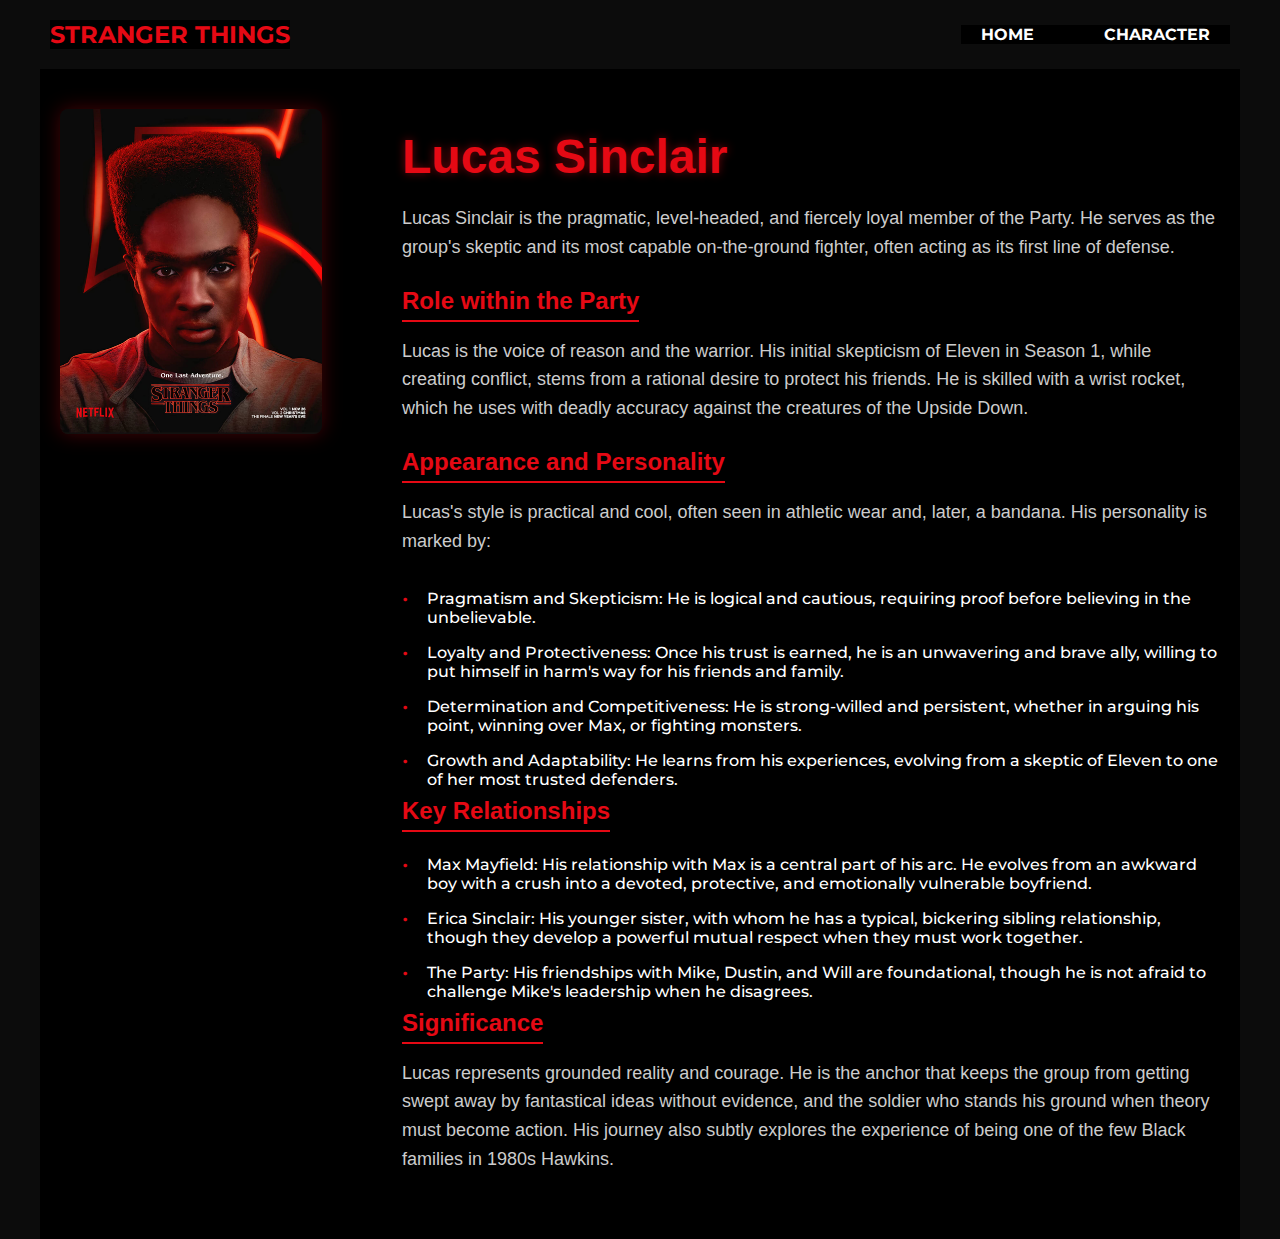
<file: web/Lucas.html>
<!doctype html>
<html>
<head>
<meta charset="utf-8">
<link rel="stylesheet" href="style3.css">
<title>Lucas</title>
<style>

body {
    margin: 0;
    padding: 0;
    font-family: Arial, sans-serif;
    background-color: #0c0c0c;
    overflow-x: hidden;
}

header {
    display: flex;
    justify-content: space-between;
    align-items: center;
    padding: 20px 50px;
    background-color: #0c0c0c;
    color: white;
}

.logo {
    font-size: 24px;
    font-weight: bold;
    color: #e50914;
}

.nav_links {
    list-style: none;
    display: flex;
    gap: 30px;
}

.nav_links li a {
    color: white;
    text-decoration: none;
    font-weight: bold;
    transition: color 0.3s;
}

.nav_links li a:hover {
    color: #e50914;
}

/* 内容容器 */
.content-container {
    display: flex;
    align-items: flex-start;
    gap: 80px;
    padding: 40px 20px;
    max-width: 1200px;
    margin: 0 auto;
}

img {
    display: block;
    
    animation: float 3s ease-in-out infinite;
    
    transition: all 0.5s ease;
    cursor: pointer;
    
    border-radius: 8px;
    box-shadow: 0 0 20px rgba(229, 9, 20, 0.3);
}

@keyframes float {
    0%, 100% {
        transform: translateY(0);
    }
    50% {
        transform: translateY(-10px);
    }
}

img:hover {
    transform: scale(1.05) rotateY(5deg);
    box-shadow: 0 0 30px rgba(229, 9, 20, 0.6),
                0 0 50px rgba(229, 9, 20, 0.4);
    filter: brightness(1.1);
}

.image-wrapper {
    position: relative;
    display: inline-block;
}

.image-wrapper::before {
    content: '';
    position: absolute;
    top: -10px;
    left: -10px;
    right: -10px;
    bottom: -10px;
    border-radius: 12px;
    background: radial-gradient(circle, rgba(229, 9, 20, 0.4) 0%, rgba(229, 9, 20, 0) 70%);
    animation: breathe 4s ease-in-out infinite;
    z-index: -1;
    pointer-events: none;
}

@keyframes breathe {
    0%, 100% {
        opacity: 0.3;
        transform: scale(1);
    }
    50% {
        opacity: 0.7;
        transform: scale(1.05);
    }
}

.text-content {
    color: white;
    max-width: 900px;
    margin-top: 20px;
}

.character-name {
    font-size: 48px;
    font-weight: bold;
    color: #e50914;
    margin-bottom: 20px;
    text-shadow: 0 0 10px rgba(229, 9, 20, 0.5);
}

.character-description {
    font-size: 18px;
    line-height: 1.6;
    margin-bottom: 25px;
    color: #cccccc;
}

.abilities-title {
    font-size: 24px;
    color: #e50914;
    margin-bottom: 15px;
    border-bottom: 2px solid #e50914;
    padding-bottom: 5px;
    display: inline-block;
}

.abilities-list {
    list-style: none;
    padding: 0;
}

.abilities-list li {
    padding: 8px 0;
    font-size: 16px;
    color: #ffffff;
    position: relative;
    padding-left: 25px;
}

.abilities-list li::before {
    content: '•';
    color: #e50914;
    font-size: 20px;
    position: absolute;
    left: 0;
    top: 5px;
}

.particles-container {
    position: fixed;
    top: 0;
    left: 0;
    width: 100%;
    height: 100%;
    pointer-events: none;
    z-index: -1;
}

.particle {
    position: absolute;
    background-color: rgba(229, 9, 20, 0.3);
    border-radius: 50%;
    animation: particle-float 15s infinite linear;
}

@keyframes particle-float {
    0% {
        transform: translateY(100vh) translateX(0) rotate(0deg);
        opacity: 0;
    }
    10% {
        opacity: 0.5;
    }
    90% {
        opacity: 0.5;
    }
    100% {
        transform: translateY(-100px) translateX(20px) rotate(360deg);
        opacity: 0;
    }
}
</style>
</head>

<body>
<header>
    <a><span class="logo">STRANGER THINGS</span></a>
    <nav>
        <ul class="nav_links">
            <li><a href="../index.html">HOME</a></li>
            <li><a href="CHARACTER.html">CHARACTER</a></li>
        </ul>
    </nav>
</header>

<div class="content-container">
    <div class="image-wrapper">
        <img src="../image/heiren.png" width="262" height="325" alt="Lucas"/>
    </div>
    
    <div class="text-content">
        <h1 class="character-name">Lucas Sinclair</h1>
        <p class="character-description">
           Lucas Sinclair is the pragmatic, level-headed, and fiercely loyal member of the Party. He serves as the group's skeptic and its most capable on-the-ground fighter, often acting as its first line of defense.
        </p>
        <h2 class="abilities-title">Role within the Party</h2>
		<p class="character-description">
            Lucas is the voice of reason and the warrior. His initial skepticism of Eleven in Season 1, while creating conflict, stems from a rational desire to protect his friends. He is skilled with a wrist rocket, which he uses with deadly accuracy against the creatures of the Upside Down.
        </p>
        <h2 class="abilities-title">Appearance and Personality</h2>
		<p class="character-description">
            Lucas's style is practical and cool, often seen in athletic wear and, later, a bandana. His personality is marked by:
        </p>
        <ul class="abilities-list">
            <li>Pragmatism and Skepticism: He is logical and cautious, requiring proof before believing in the unbelievable.</li>
            <li>Loyalty and Protectiveness: Once his trust is earned, he is an unwavering and brave ally, willing to put himself in harm's way for his friends and family.</li>
            <li>Determination and Competitiveness: He is strong-willed and persistent, whether in arguing his point, winning over Max, or fighting monsters.</li>
			<li>Growth and Adaptability: He learns from his experiences, evolving from a skeptic of Eleven to one of her most trusted defenders.</li>
        </ul>
		<h2 class="abilities-title">Key Relationships</h2>
        <ul class="abilities-list">
            <li>Max Mayfield: His relationship with Max is a central part of his arc. He evolves from an awkward boy with a crush into a devoted, protective, and emotionally vulnerable boyfriend.
</li>
            <li>Erica Sinclair: His younger sister, with whom he has a typical, bickering sibling relationship, though they develop a powerful mutual respect when they must work together.</li>
            <li>The Party: His friendships with Mike, Dustin, and Will are foundational, though he is not afraid to challenge Mike's leadership when he disagrees.</li>
        </ul>
		<h2 class="abilities-title">Significance</h2>
		<p class="character-description">
            Lucas represents grounded reality and courage. He is the anchor that keeps the group from getting swept away by fantastical ideas without evidence, and the soldier who stands his ground when theory must become action. His journey also subtly explores the experience of being one of the few Black families in 1980s Hawkins.
        </p>
    </div>
</div>

<div class="particles-container" id="particlesContainer"></div>

<script>

function createParticles() {
    const container = document.getElementById('particlesContainer');
    const particleCount = 15;
    
    for (let i = 0; i < particleCount; i++) {
        const particle = document.createElement('div');
        particle.classList.add('particle');
        
        const size = Math.random() * 3 + 1;
        const left = Math.random() * 100;
        const delay = Math.random() * 15;
        const duration = Math.random() * 10 + 15;
        
        particle.style.width = `${size}px`;
        particle.style.height = `${size}px`;
        particle.style.left = `${left}vw`;
        particle.style.animationDelay = `${delay}s`;
        particle.style.animationDuration = `${duration}s`;
        
        container.appendChild(particle);
    }
}

document.addEventListener('DOMContentLoaded', createParticles);
</script>
</body>
</html>
</file>
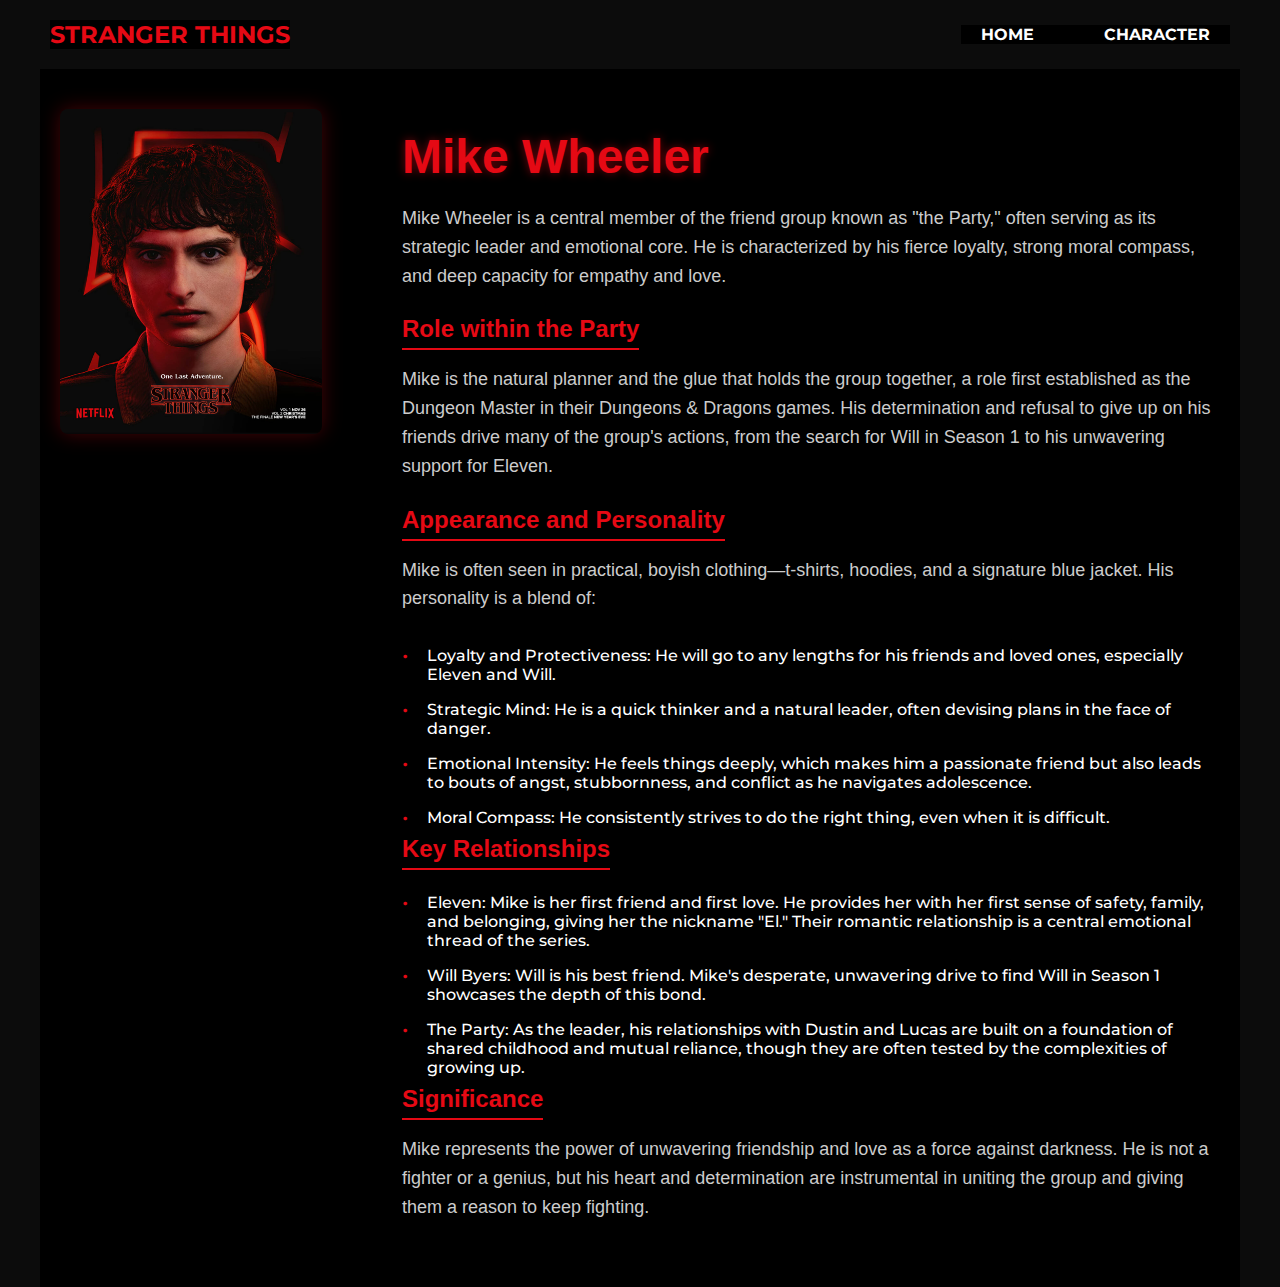
<file: web/Mike.html>
<!doctype html>
<html>
<head>
<meta charset="utf-8">
<link rel="stylesheet" href="style3.css">
<title>Mike</title>
<style>
body {
    margin: 0;
    padding: 0;
    font-family: Arial, sans-serif;
    background-color: #0c0c0c;
    overflow-x: hidden;
}

header {
    display: flex;
    justify-content: space-between;
    align-items: center;
    padding: 20px 50px;
    background-color: #0c0c0c;
    color: white;
}

.logo {
    font-size: 24px;
    font-weight: bold;
    color: #e50914;
}

.nav_links {
    list-style: none;
    display: flex;
    gap: 30px;
}

.nav_links li a {
    color: white;
    text-decoration: none;
    font-weight: bold;
    transition: color 0.3s;
}

.nav_links li a:hover {
    color: #e50914;
}


.content-container {
    display: flex;
    align-items: flex-start;
    gap: 80px;
    padding: 40px 20px;
    max-width: 1200px;
    margin: 0 auto;
}
img {
    display: block;
        animation: float 3s ease-in-out infinite;
        transition: all 0.5s ease;
    cursor: pointer;
    
    border-radius: 8px;
    box-shadow: 0 0 20px rgba(229, 9, 20, 0.3);
}

@keyframes float {
    0%, 100% {
        transform: translateY(0);
    }
    50% {
        transform: translateY(-10px);
    }
}


img:hover {
    transform: scale(1.05) rotateY(5deg);
    box-shadow: 0 0 30px rgba(229, 9, 20, 0.6),
                0 0 50px rgba(229, 9, 20, 0.4);
    filter: brightness(1.1);
}

.image-wrapper {
    position: relative;
    display: inline-block;
}

.image-wrapper::before {
    content: '';
    position: absolute;
    top: -10px;
    left: -10px;
    right: -10px;
    bottom: -10px;
    border-radius: 12px;
    background: radial-gradient(circle, rgba(229, 9, 20, 0.4) 0%, rgba(229, 9, 20, 0) 70%);
    animation: breathe 4s ease-in-out infinite;
    z-index: -1;
    pointer-events: none;
}

@keyframes breathe {
    0%, 100% {
        opacity: 0.3;
        transform: scale(1);
    }
    50% {
        opacity: 0.7;
        transform: scale(1.05);
    }
}

.text-content {
    color: white;
    max-width: 900px;
    margin-top: 20px;
}

.character-name {
    font-size: 48px;
    font-weight: bold;
    color: #e50914;
    margin-bottom: 20px;
    text-shadow: 0 0 10px rgba(229, 9, 20, 0.5);
}

.character-description {
    font-size: 18px;
    line-height: 1.6;
    margin-bottom: 25px;
    color: #cccccc;
}

.abilities-title {
    font-size: 24px;
    color: #e50914;
    margin-bottom: 15px;
    border-bottom: 2px solid #e50914;
    padding-bottom: 5px;
    display: inline-block;
}

.abilities-list {
    list-style: none;
    padding: 0;
}

.abilities-list li {
    padding: 8px 0;
    font-size: 16px;
    color: #ffffff;
    position: relative;
    padding-left: 25px;
}

.abilities-list li::before {
    content: '•';
    color: #e50914;
    font-size: 20px;
    position: absolute;
    left: 0;
    top: 5px;
}

.particles-container {
    position: fixed;
    top: 0;
    left: 0;
    width: 100%;
    height: 100%;
    pointer-events: none;
    z-index: -1;
}

.particle {
    position: absolute;
    background-color: rgba(229, 9, 20, 0.3);
    border-radius: 50%;
    animation: particle-float 15s infinite linear;
}

@keyframes particle-float {
    0% {
        transform: translateY(100vh) translateX(0) rotate(0deg);
        opacity: 0;
    }
    10% {
        opacity: 0.5;
    }
    90% {
        opacity: 0.5;
    }
    100% {
        transform: translateY(-100px) translateX(20px) rotate(360deg);
        opacity: 0;
    }
}
</style>
</head>

<body>
<header>
    <a><span class="logo">STRANGER THINGS</span></a>
    <nav>
        <ul class="nav_links">
            <li><a href="../index.html">HOME</a></li>
            <li><a href="CHARACTER.html">CHARACTER</a></li>
        </ul>
    </nav>
</header>

<div class="content-container">
    <div class="image-wrapper">
        <img src="../image/mike.png" width="262" height="325" alt="Mike"/>
    </div>
    
    <div class="text-content">
        <h1 class="character-name">Mike Wheeler</h1>
        <p class="character-description">
           Mike Wheeler is a central member of the friend group known as "the Party," often serving as its strategic leader and emotional core. He is characterized by his fierce loyalty, strong moral compass, and deep capacity for empathy and love.
        </p>
        <h2 class="abilities-title">Role within the Party</h2>
		<p class="character-description">
            Mike is the natural planner and the glue that holds the group together, a role first established as the Dungeon Master in their Dungeons & Dragons games. His determination and refusal to give up on his friends drive many of the group's actions, from the search for Will in Season 1 to his unwavering support for Eleven.
        </p>
        <h2 class="abilities-title">Appearance and Personality</h2>
		<p class="character-description">
            Mike is often seen in practical, boyish clothing—t-shirts, hoodies, and a signature blue jacket. His personality is a blend of:
        </p>
        <ul class="abilities-list">
            <li>Loyalty and Protectiveness: He will go to any lengths for his friends and loved ones, especially Eleven and Will.</li>
            <li>Strategic Mind: He is a quick thinker and a natural leader, often devising plans in the face of danger.</li>
            <li>Emotional Intensity: He feels things deeply, which makes him a passionate friend but also leads to bouts of angst, stubbornness, and conflict as he navigates adolescence.</li>
            <li>Moral Compass: He consistently strives to do the right thing, even when it is difficult.</li>
        </ul>
		<h2 class="abilities-title">Key Relationships</h2>
        <ul class="abilities-list">
            <li>Eleven: Mike is her first friend and first love. He provides her with her first sense of safety, family, and belonging, giving her the nickname "El." Their romantic relationship is a central emotional thread of the series.</li>
            <li>Will Byers: Will is his best friend. Mike's desperate, unwavering drive to find Will in Season 1 showcases the depth of this bond.</li>
            <li>The Party: As the leader, his relationships with Dustin and Lucas are built on a foundation of shared childhood and mutual reliance, though they are often tested by the complexities of growing up.</li>
        </ul>
		<h2 class="abilities-title">Significance</h2>
		<p class="character-description">
            Mike represents the power of unwavering friendship and love as a force against darkness. He is not a fighter or a genius, but his heart and determination are instrumental in uniting the group and giving them a reason to keep fighting.
        </p>
    </div>
</div>

<div class="particles-container" id="particlesContainer"></div>

<script>
function createParticles() {
    const container = document.getElementById('particlesContainer');
    const particleCount = 15;// 减少粒子数量避免过度干扰
    
    for (let i = 0; i < particleCount; i++) {
        const particle = document.createElement('div');
        particle.classList.add('particle');
        

        const size = Math.random() * 3 + 1;
        const left = Math.random() * 100;
        const delay = Math.random() * 15;
        const duration = Math.random() * 10 + 15;
        
        particle.style.width = `${size}px`;
        particle.style.height = `${size}px`;
        particle.style.left = `${left}vw`;
        particle.style.animationDelay = `${delay}s`;
        particle.style.animationDuration = `${duration}s`;
        
        container.appendChild(particle);
    }
}

document.addEventListener('DOMContentLoaded', createParticles);
</script>
</body>
</html>
</file>
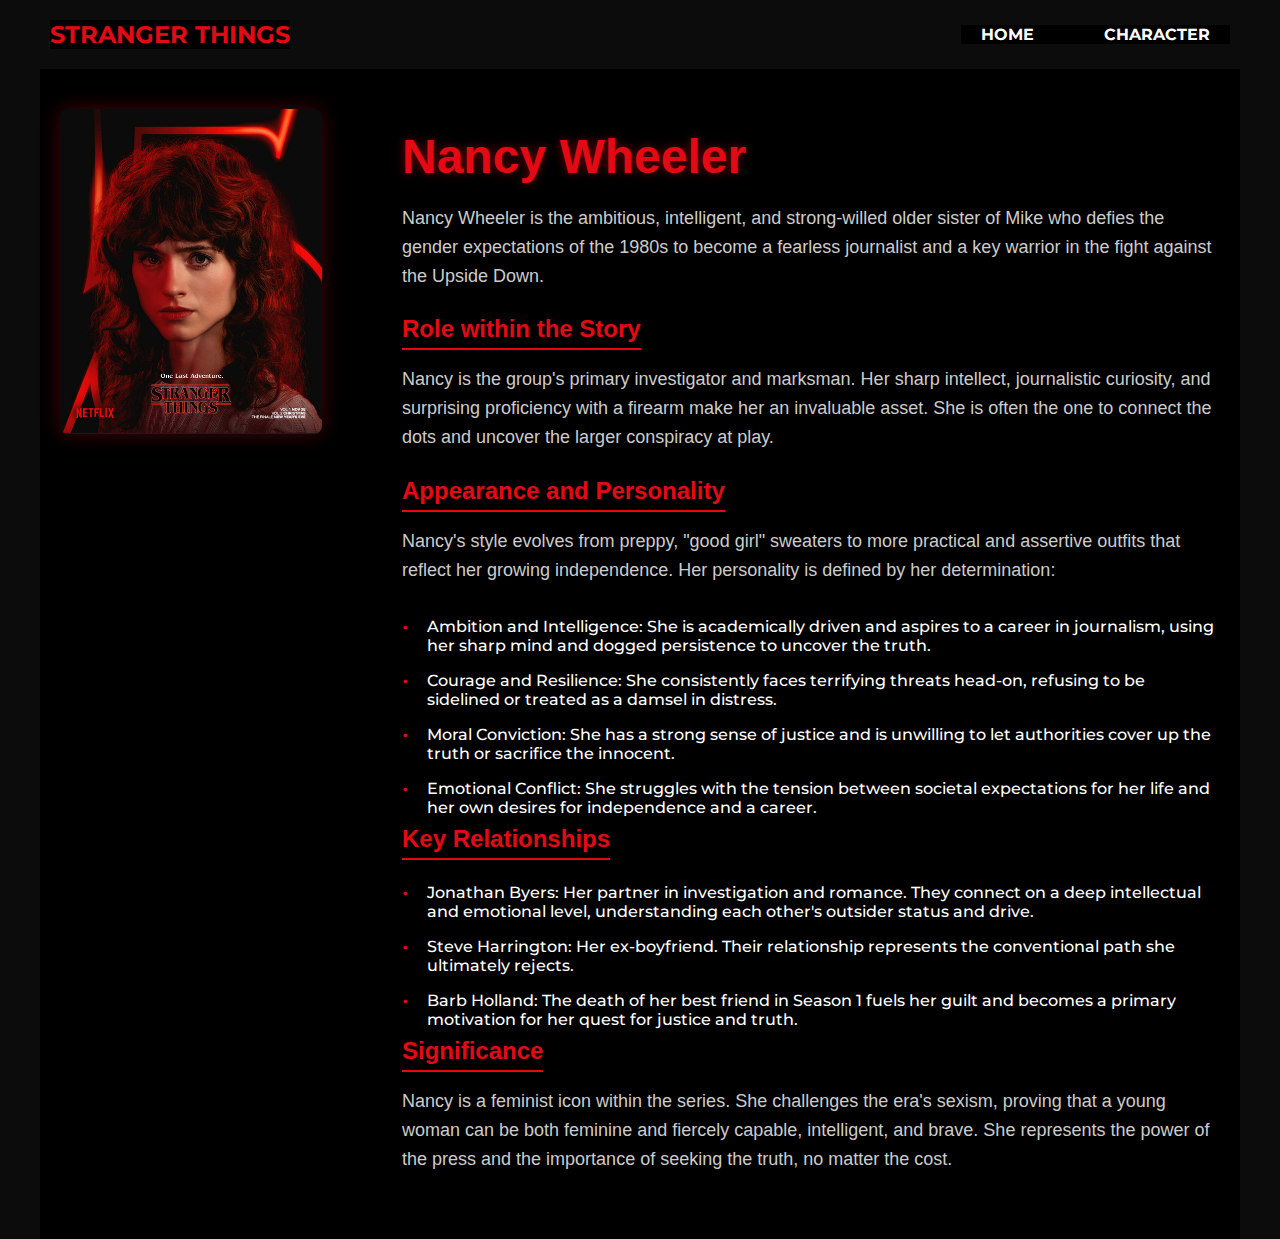
<file: web/Nancy.html>
<!doctype html>
<html>
<head>
<meta charset="utf-8">
<link rel="stylesheet" href="style3.css">
<title>Nancy</title>
<style>
body {
    margin: 0;
    padding: 0;
    font-family: Arial, sans-serif;
    background-color: #0c0c0c;
    overflow-x: hidden;
}

header {
    display: flex;
    justify-content: space-between;
    align-items: center;
    padding: 20px 50px;
    background-color: #0c0c0c;
    color: white;
}

.logo {
    font-size: 24px;
    font-weight: bold;
    color: #e50914; 
}

.nav_links {
    list-style: none;
    display: flex;
    gap: 30px;
}

.nav_links li a {
    color: white;
    text-decoration: none;
    font-weight: bold;
    transition: color 0.3s;
}

.nav_links li a:hover {
    color: #e50914;
}


.content-container {
    display: flex;
    align-items: flex-start;
    gap: 80px;
    padding: 40px 20px;
    max-width: 1200px;
    margin: 0 auto;
}

img {
    display: block;
    animation: float 3s ease-in-out infinite;
    transition: all 0.5s ease;
    cursor: pointer;
    border-radius: 8px;
    box-shadow: 0 0 20px rgba(229, 9, 20, 0.3);
}

@keyframes float {
    0%, 100% {
        transform: translateY(0);
    }
    50% {
        transform: translateY(-10px);
    }
}


img:hover {
    transform: scale(1.05) rotateY(5deg);
    box-shadow: 0 0 30px rgba(229, 9, 20, 0.6),
                0 0 50px rgba(229, 9, 20, 0.4);
    filter: brightness(1.1);
}


.image-wrapper {
    position: relative;
    display: inline-block;
}

.image-wrapper::before {
    content: '';
    position: absolute;
    top: -10px;
    left: -10px;
    right: -10px;
    bottom: -10px;
    border-radius: 12px;
    background: radial-gradient(circle, rgba(229, 9, 20, 0.4) 0%, rgba(229, 9, 20, 0) 70%);
    animation: breathe 4s ease-in-out infinite;
    z-index: -1;
    pointer-events: none;
}

@keyframes breathe {
    0%, 100% {
        opacity: 0.3;
        transform: scale(1);
    }
    50% {
        opacity: 0.7;
        transform: scale(1.05);
    }
}

.text-content {
    color: white;
    max-width: 900px;
    margin-top: 20px;
}

.character-name {
    font-size: 48px;
    font-weight: bold;
    color: #e50914;
    margin-bottom: 20px;
    text-shadow: 0 0 10px rgba(229, 9, 20, 0.5);
}

.character-description {
    font-size: 18px;
    line-height: 1.6;
    margin-bottom: 25px;
    color: #cccccc;
}

.abilities-title {
    font-size: 24px;
    color: #e50914;
    margin-bottom: 15px;
    border-bottom: 2px solid #e50914;
    padding-bottom: 5px;
    display: inline-block;
}

.abilities-list {
    list-style: none;
    padding: 0;
}

.abilities-list li {
    padding: 8px 0;
    font-size: 16px;
    color: #ffffff;
    position: relative;
    padding-left: 25px;
}

.abilities-list li::before {
    content: '•';
    color: #e50914;
    font-size: 20px;
    position: absolute;
    left: 0;
    top: 5px;
}

.particles-container {
    position: fixed;
    top: 0;
    left: 0;
    width: 100%;
    height: 100%;
    pointer-events: none;
    z-index: -1;
}

.particle {
    position: absolute;
    background-color: rgba(229, 9, 20, 0.3);
    border-radius: 50%;
    animation: particle-float 15s infinite linear;
}

@keyframes particle-float {
    0% {
        transform: translateY(100vh) translateX(0) rotate(0deg);
        opacity: 0;
    }
    10% {
        opacity: 0.5;
    }
    90% {
        opacity: 0.5;
    }
    100% {
        transform: translateY(-100px) translateX(20px) rotate(360deg);
        opacity: 0;
    }
}
</style>
</head>

<body>
<header>
    <a><span class="logo">STRANGER THINGS</span></a>
    <nav>
        <ul class="nav_links">
            <li><a href="../index.html">HOME</a></li>


            <li><a href="CHARACTER.html">CHARACTER</a></li>
        </ul>
    </nav>
</header>

<div class="content-container">
    <div class="image-wrapper">
        <img src="../image/nancy.png" width="262" height="325" alt="Nancy"/>
    </div>
    
    <div class="text-content">
        <h1 class="character-name">Nancy Wheeler</h1>
        <p class="character-description">
           Nancy Wheeler is the ambitious, intelligent, and strong-willed older sister of Mike who defies the gender expectations of the 1980s to become a fearless journalist and a key warrior in the fight against the Upside Down.
        </p>
        <h2 class="abilities-title">Role within the Story</h2>
		<p class="character-description">
            Nancy is the group's primary investigator and marksman. Her sharp intellect, journalistic curiosity, and surprising proficiency with a firearm make her an invaluable asset. She is often the one to connect the dots and uncover the larger conspiracy at play.
        </p>
        <h2 class="abilities-title">Appearance and Personality</h2>
		<p class="character-description">
            Nancy's style evolves from preppy, "good girl" sweaters to more practical and assertive outfits that reflect her growing independence. Her personality is defined by her determination:
        </p>
        <ul class="abilities-list">
            <li>Ambition and Intelligence: She is academically driven and aspires to a career in journalism, using her sharp mind and dogged persistence to uncover the truth.</li>
            <li>Courage and Resilience: She consistently faces terrifying threats head-on, refusing to be sidelined or treated as a damsel in distress.</li>
            <li>Moral Conviction: She has a strong sense of justice and is unwilling to let authorities cover up the truth or sacrifice the innocent.</li>
			<li>Emotional Conflict: She struggles with the tension between societal expectations for her life and her own desires for independence and a career.</li>
        </ul>
		<h2 class="abilities-title">Key Relationships</h2>
        <ul class="abilities-list">
            <li>Jonathan Byers: Her partner in investigation and romance. They connect on a deep intellectual and emotional level, understanding each other's outsider status and drive.
</li>
            <li>Steve Harrington: Her ex-boyfriend. Their relationship represents the conventional path she ultimately rejects.</li>
            <li>Barb Holland: The death of her best friend in Season 1 fuels her guilt and becomes a primary motivation for her quest for justice and truth.

</li>
        </ul>
		<h2 class="abilities-title">Significance</h2>
		<p class="character-description">
            Nancy is a feminist icon within the series. She challenges the era's sexism, proving that a young woman can be both feminine and fiercely capable, intelligent, and brave. She represents the power of the press and the importance of seeking the truth, no matter the cost.
        </p>
    </div>
</div>

<div class="particles-container" id="particlesContainer"></div>

<script>
function createParticles() {
    const container = document.getElementById('particlesContainer');
    const particleCount = 15;
    
    for (let i = 0; i < particleCount; i++) {
        const particle = document.createElement('div');
        particle.classList.add('particle');
        

        const size = Math.random() * 3 + 1;
        const left = Math.random() * 100;
        const delay = Math.random() * 15;
        const duration = Math.random() * 10 + 15;
        
        particle.style.width = `${size}px`;
        particle.style.height = `${size}px`;
        particle.style.left = `${left}vw`;
        particle.style.animationDelay = `${delay}s`;
        particle.style.animationDuration = `${duration}s`;
        
        container.appendChild(particle);
    }

}

document.addEventListener('DOMContentLoaded', createParticles);
</script>
</body>
</html>
</file>
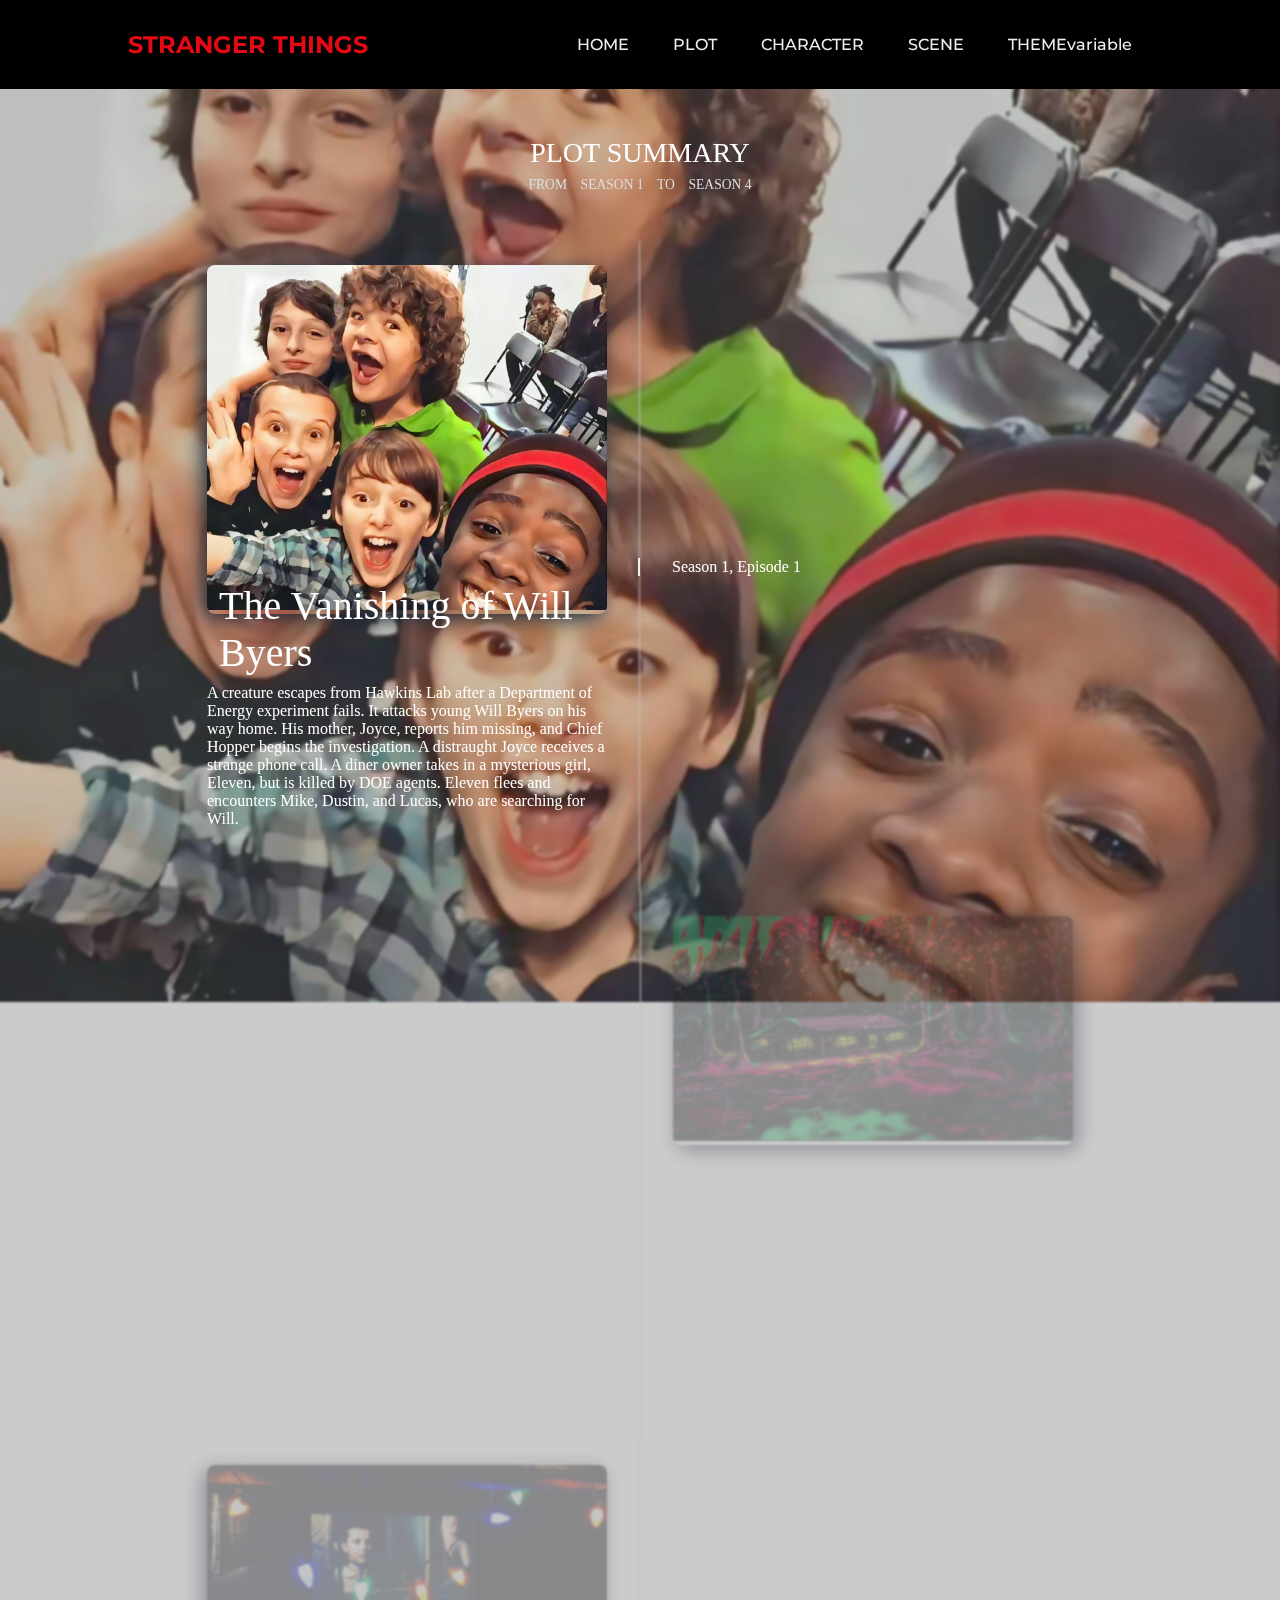
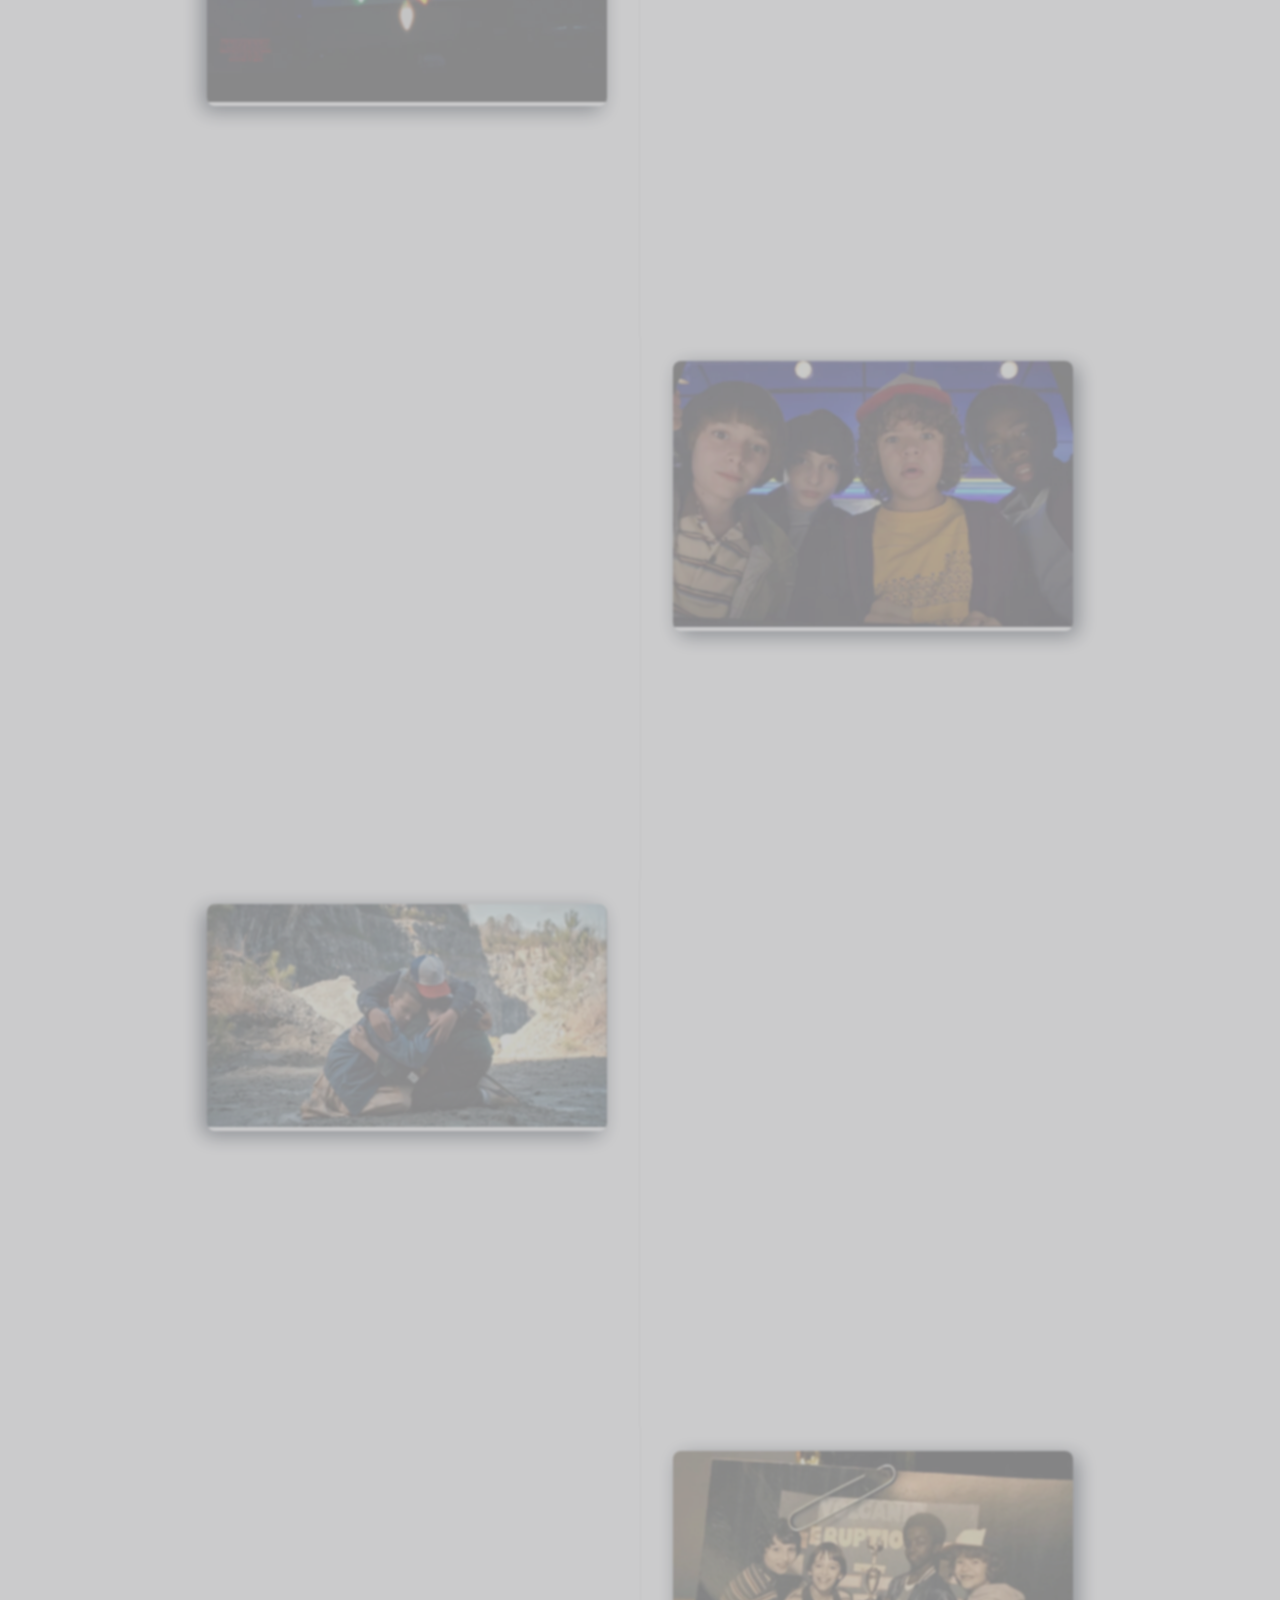
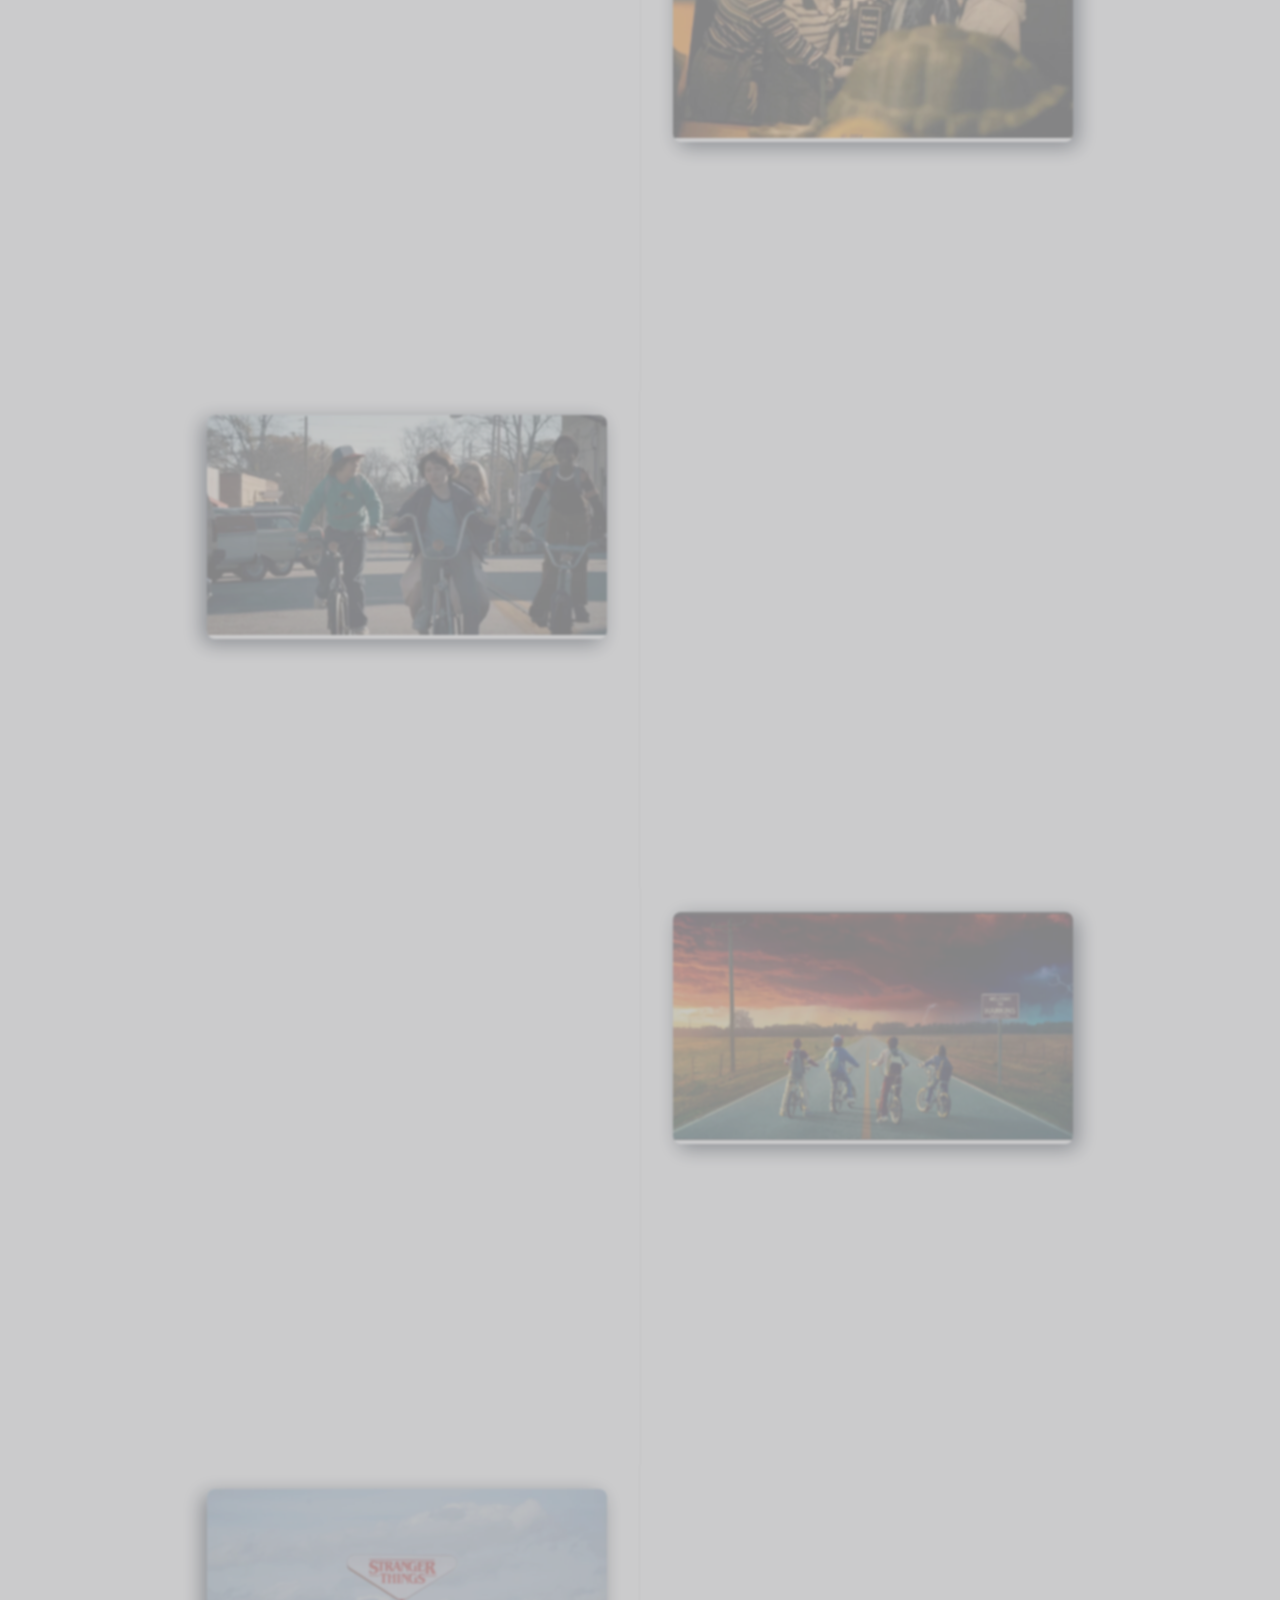
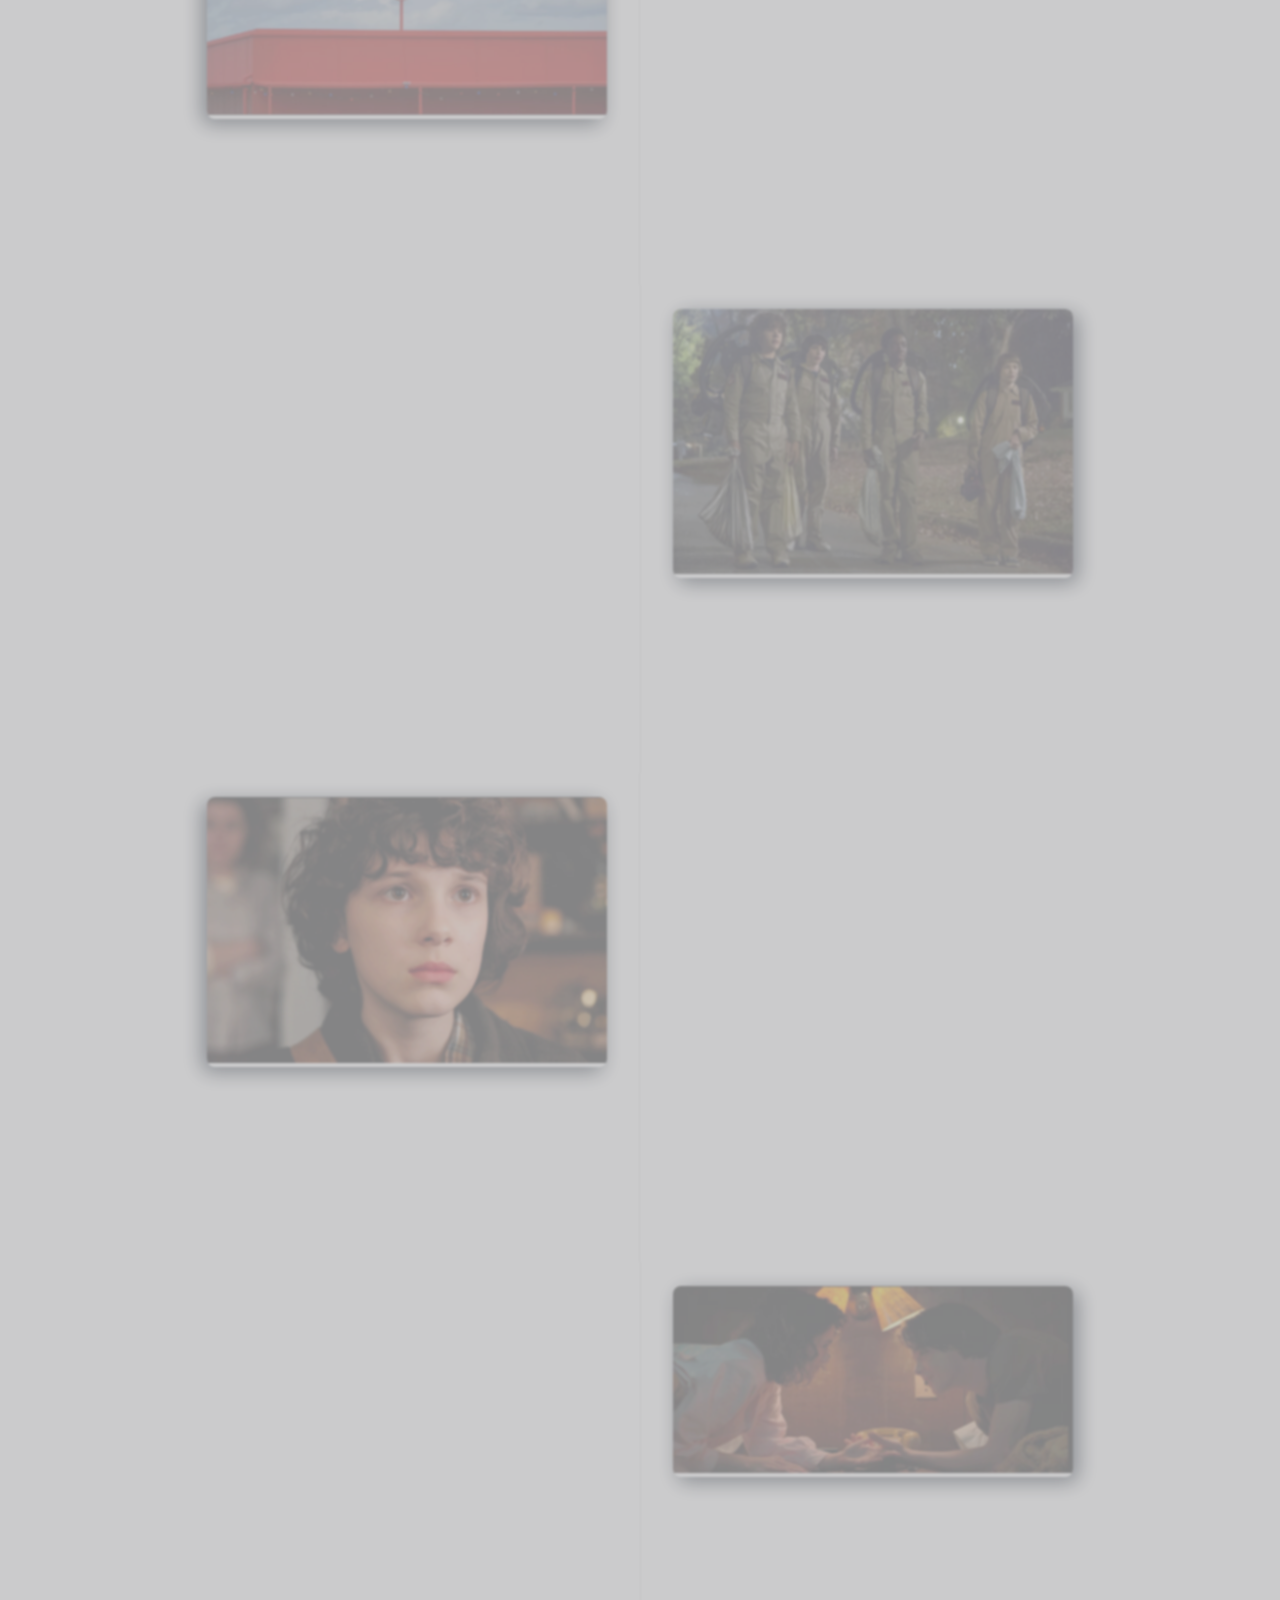
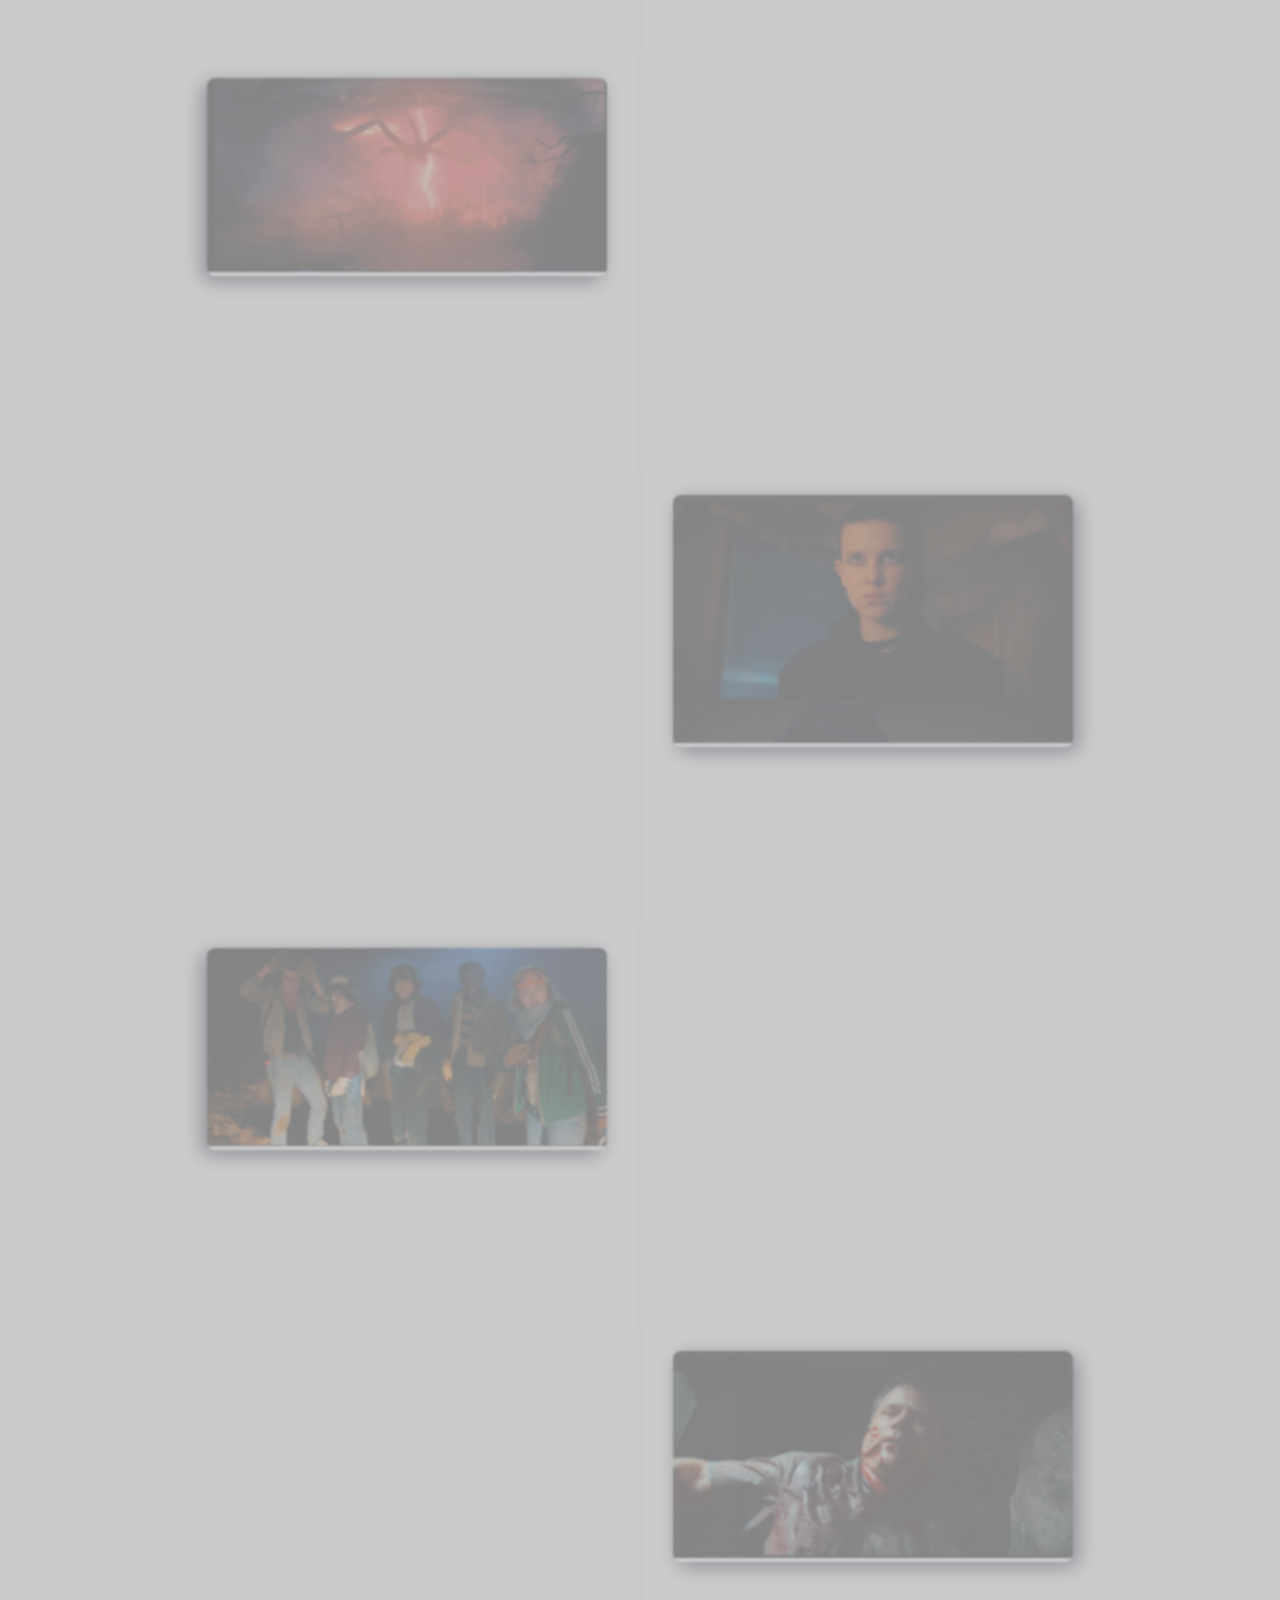
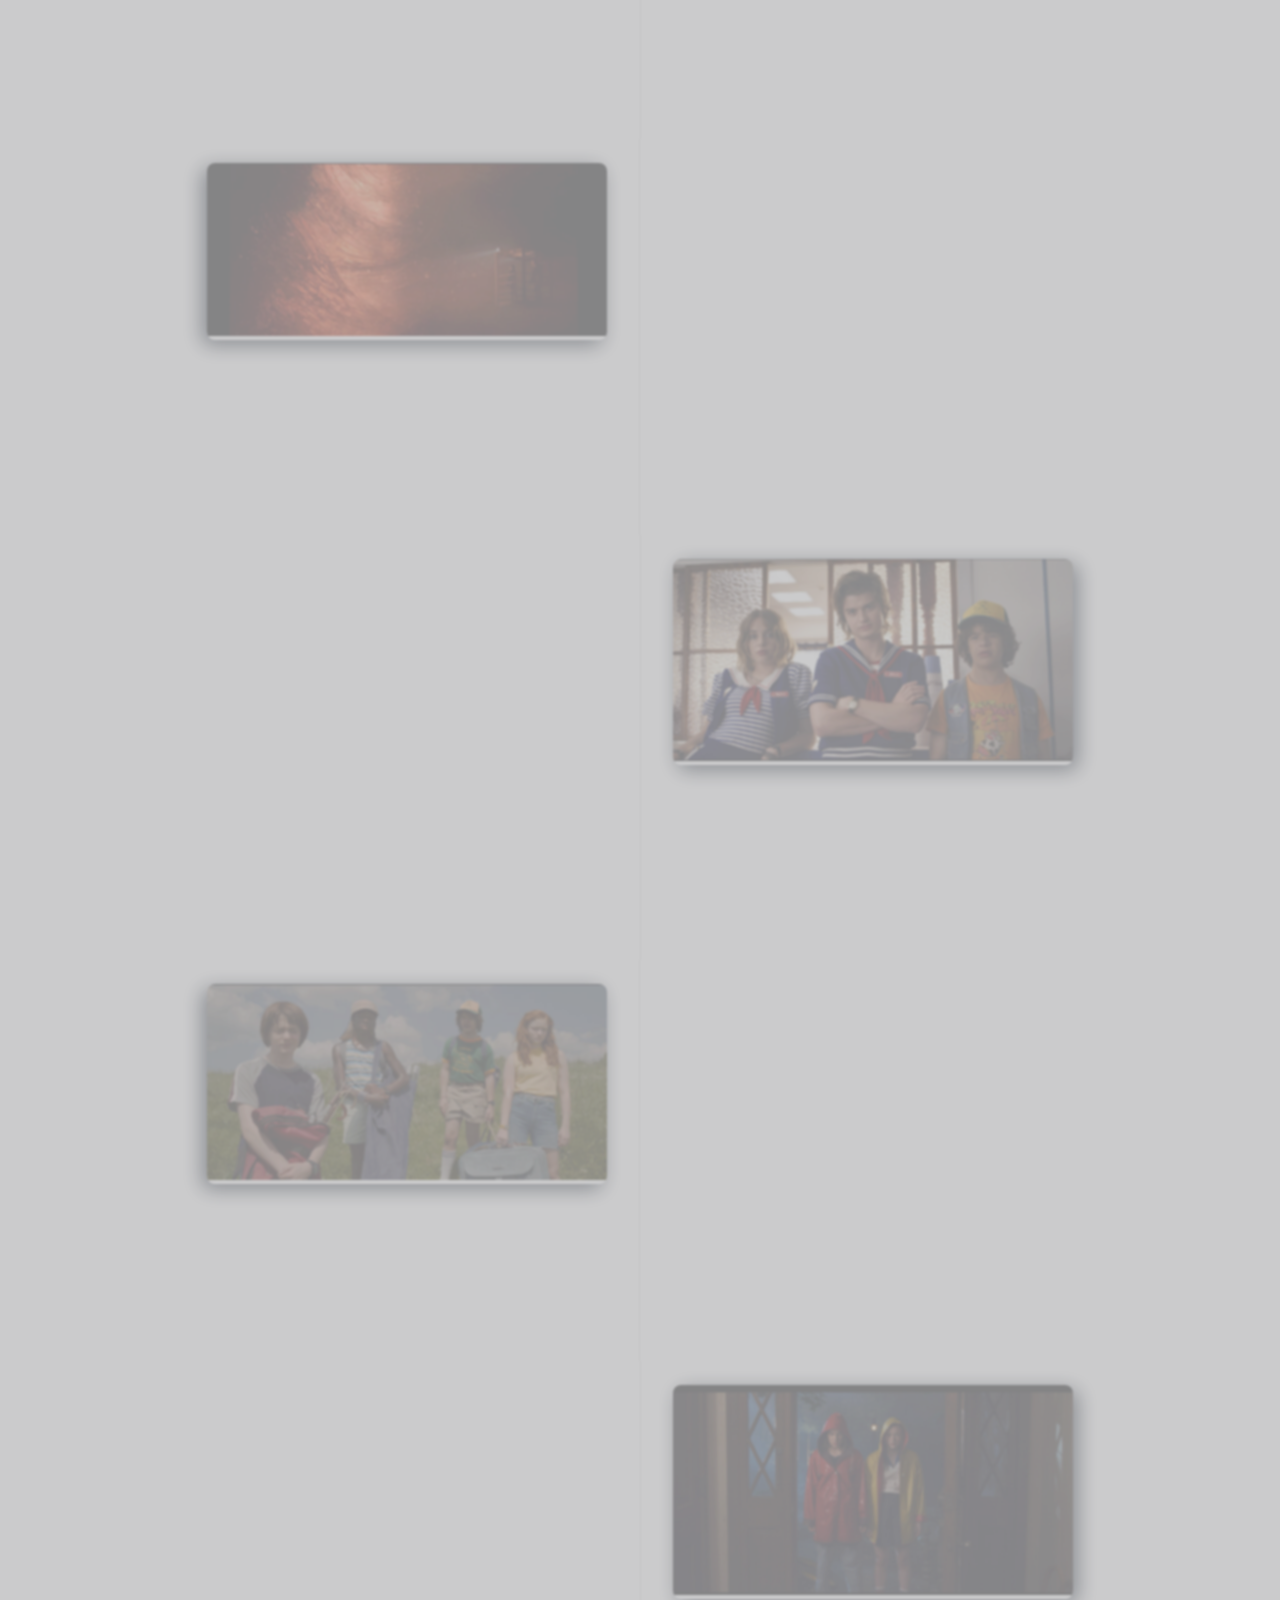
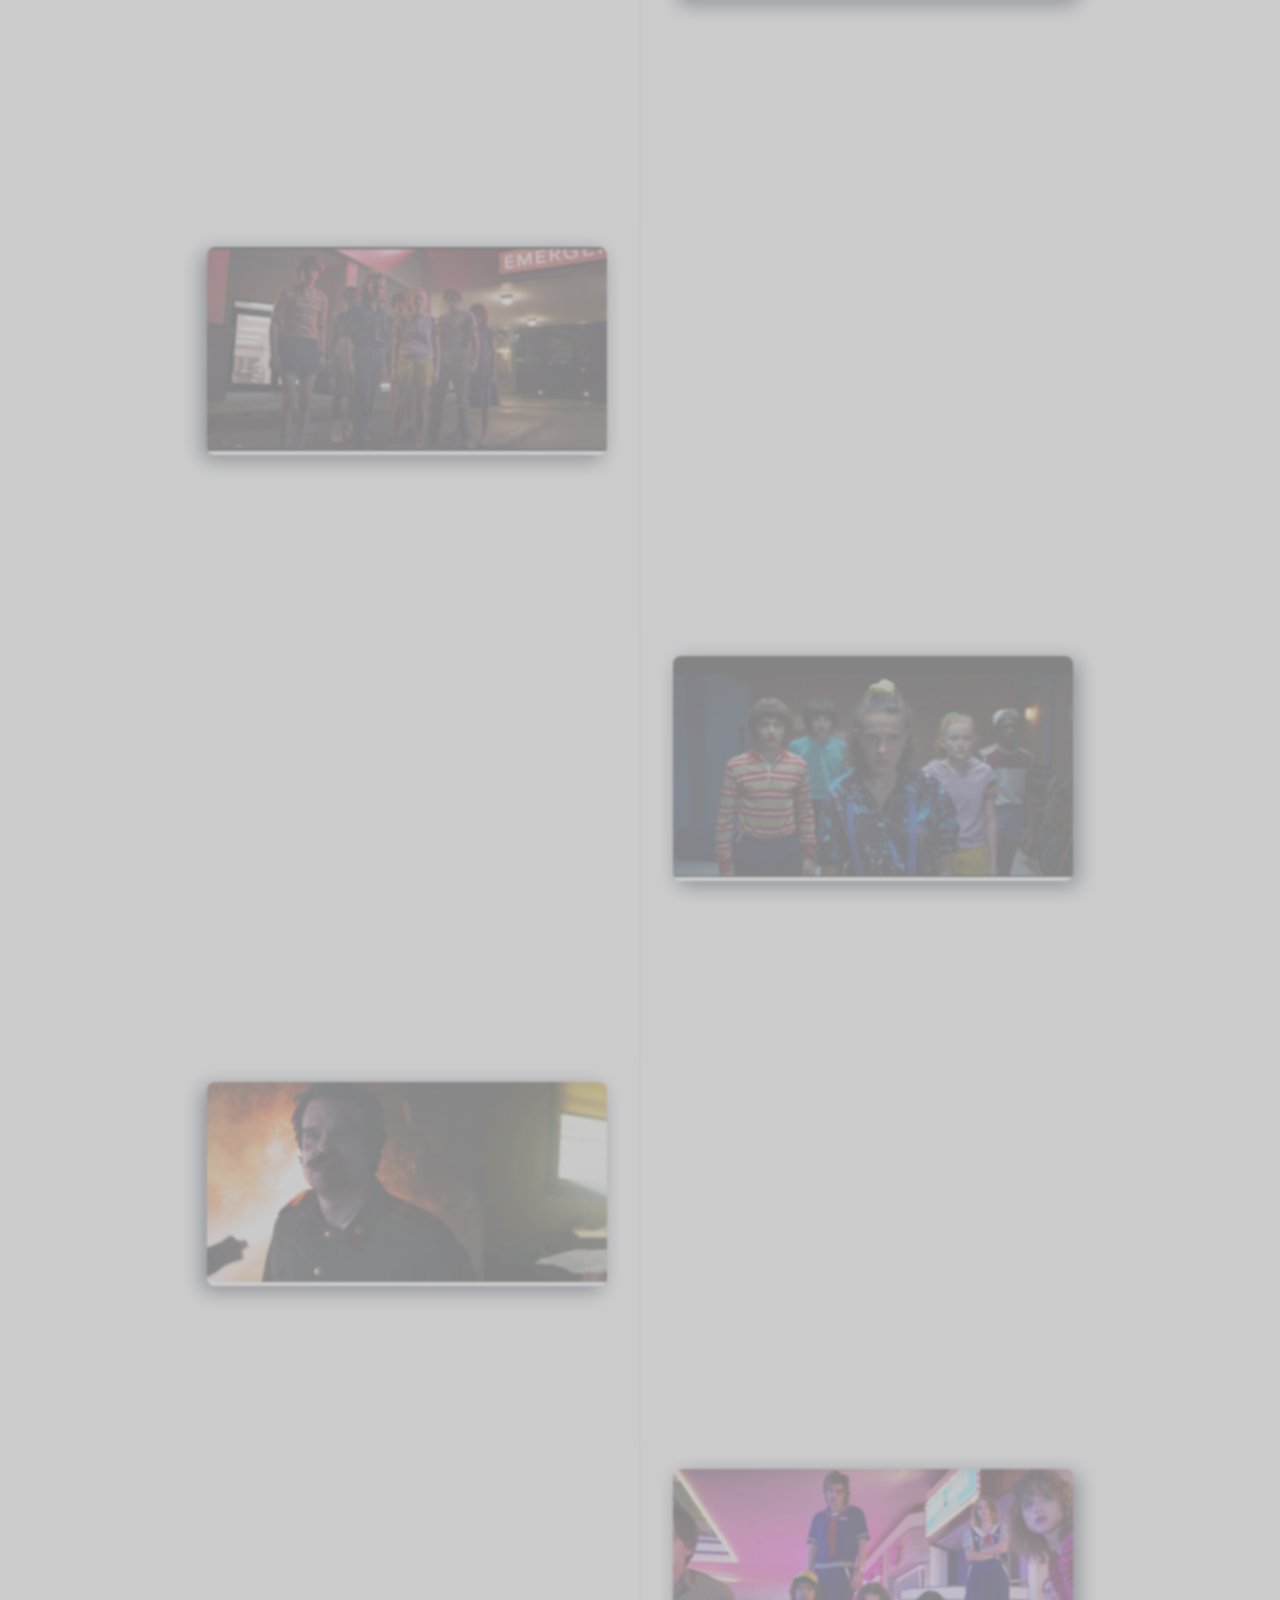
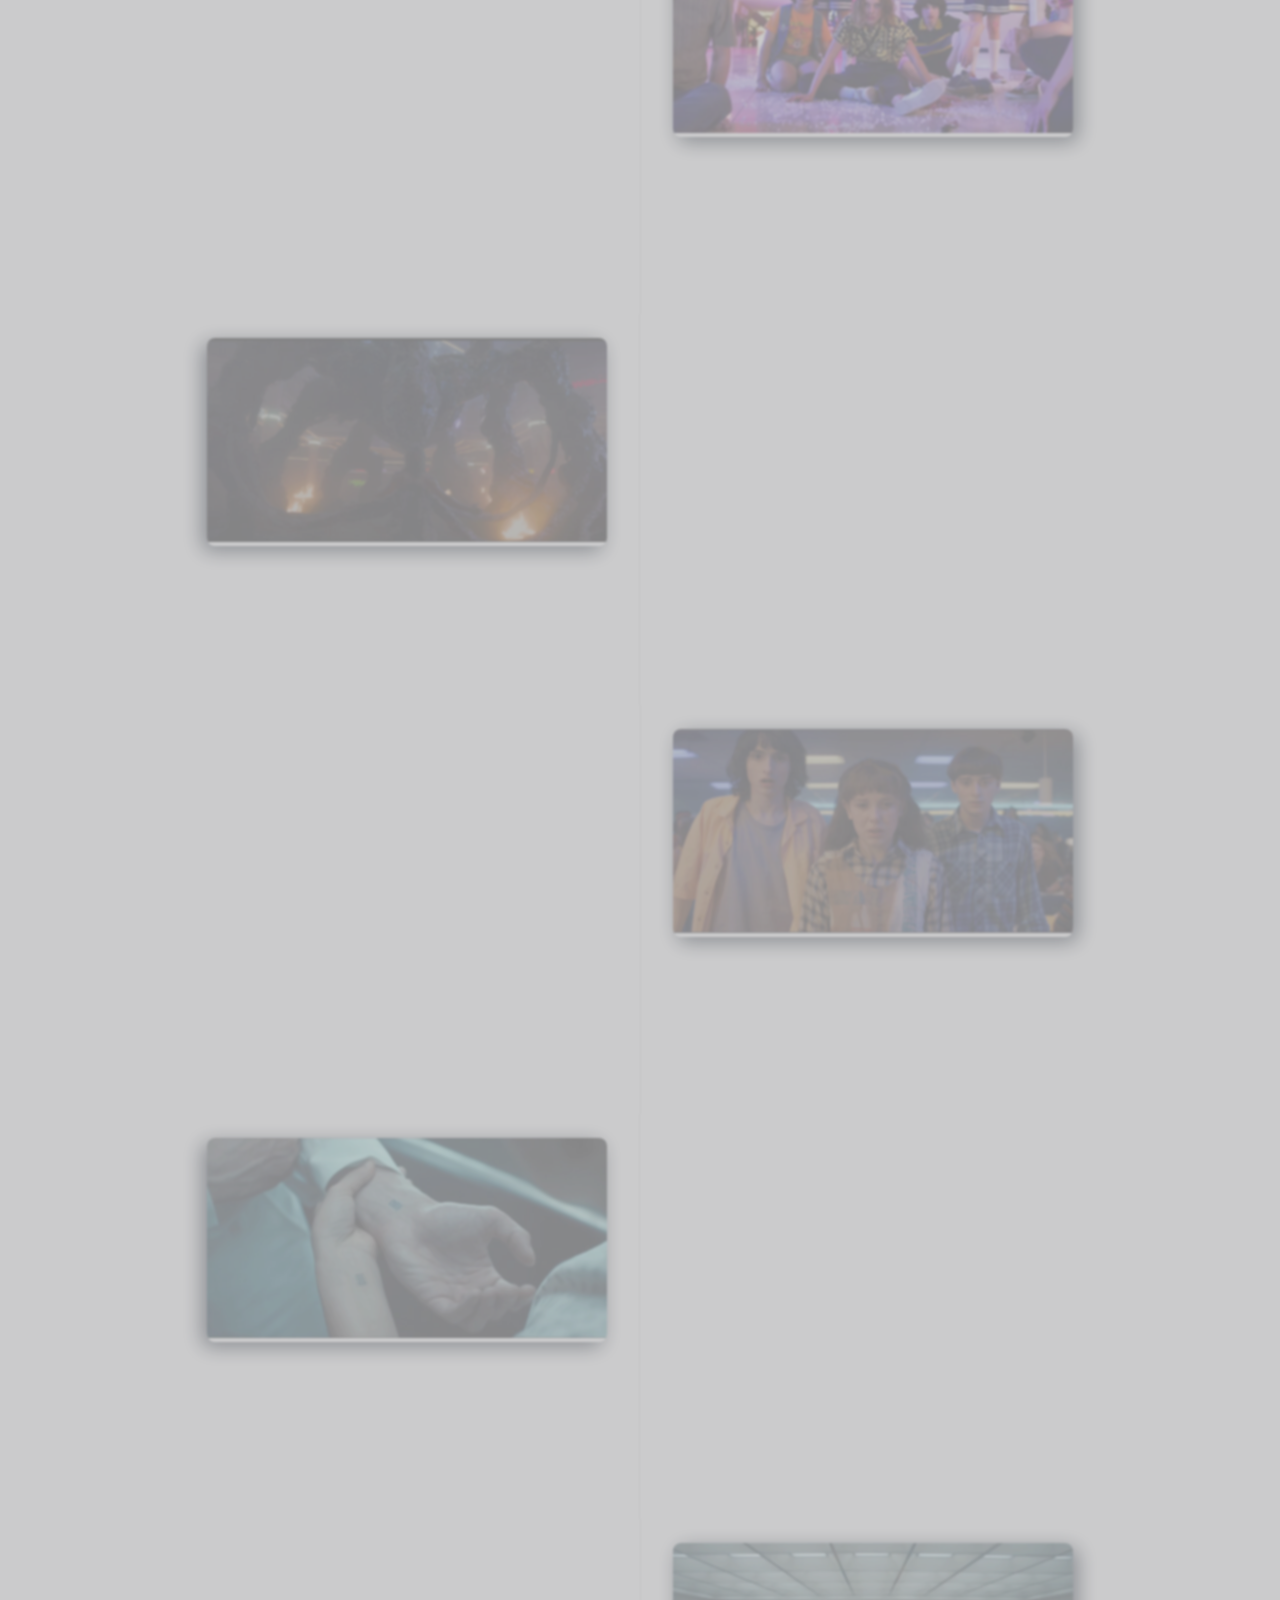
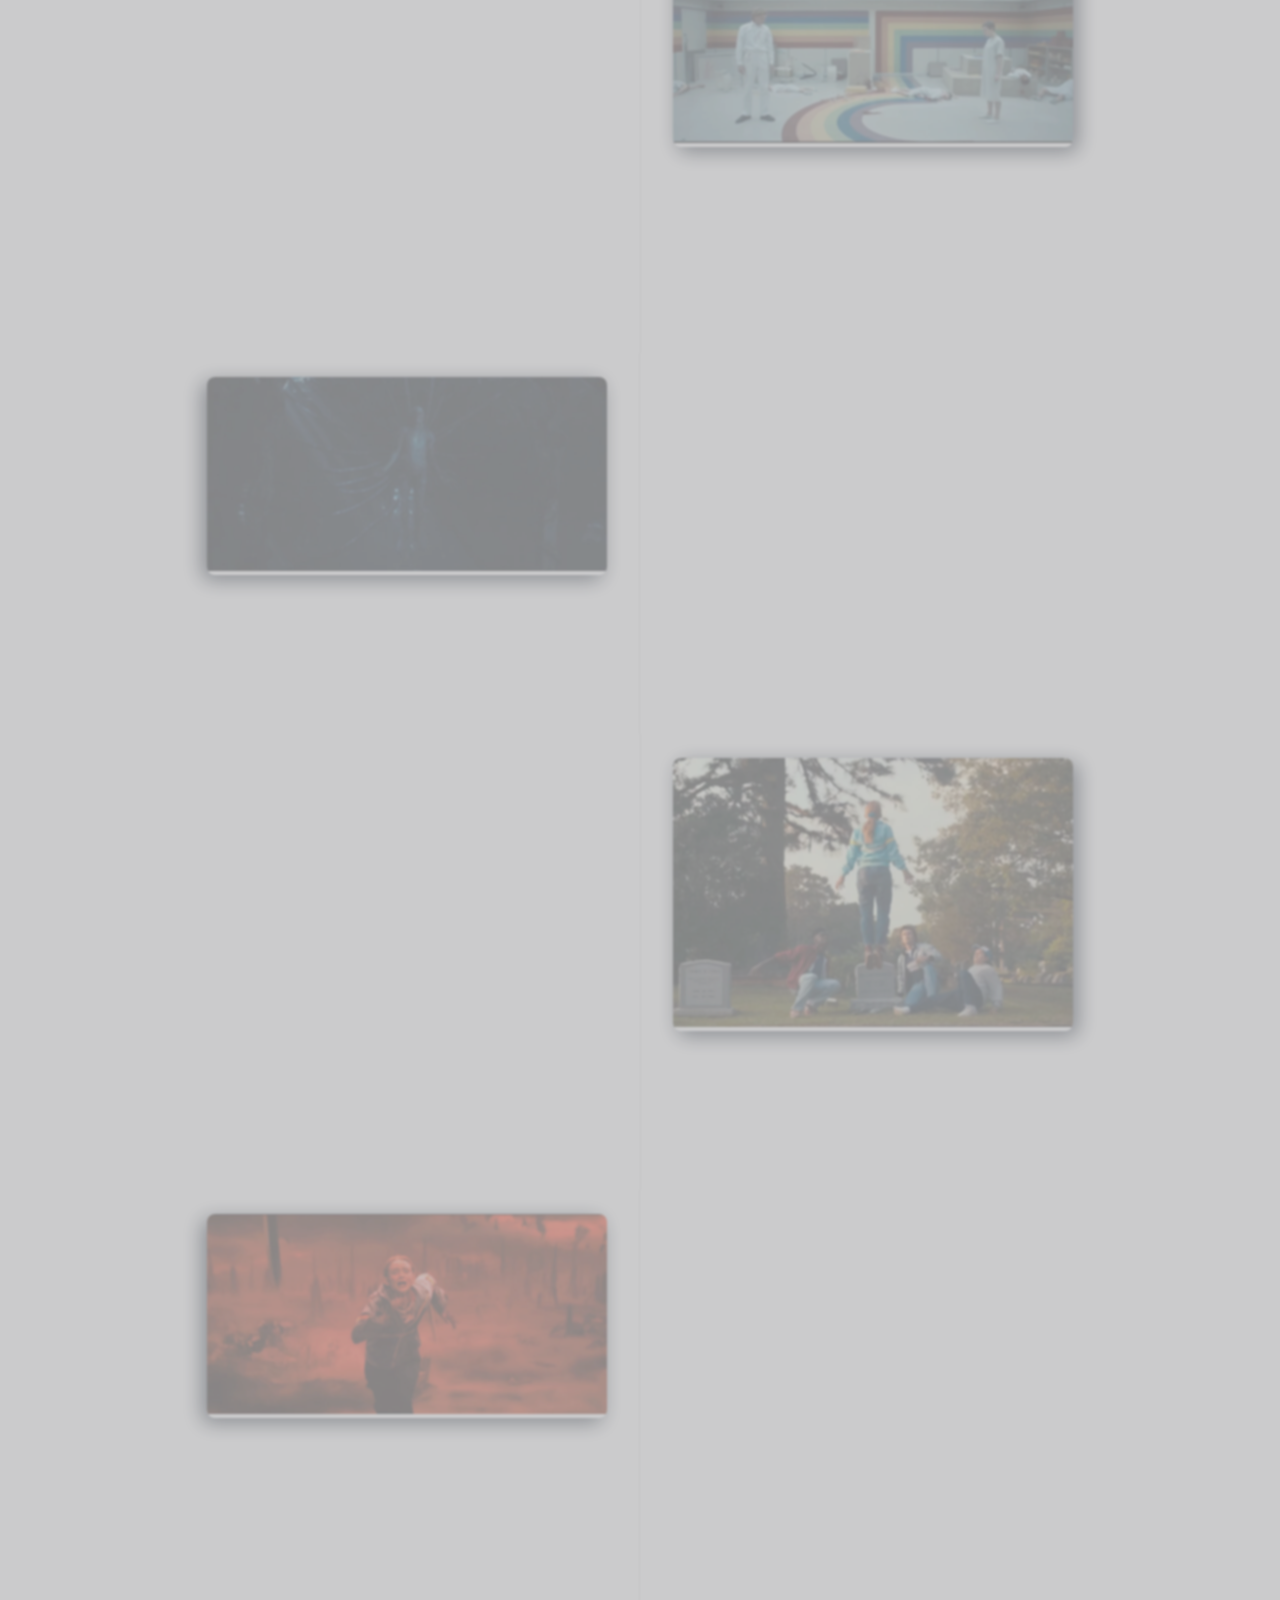
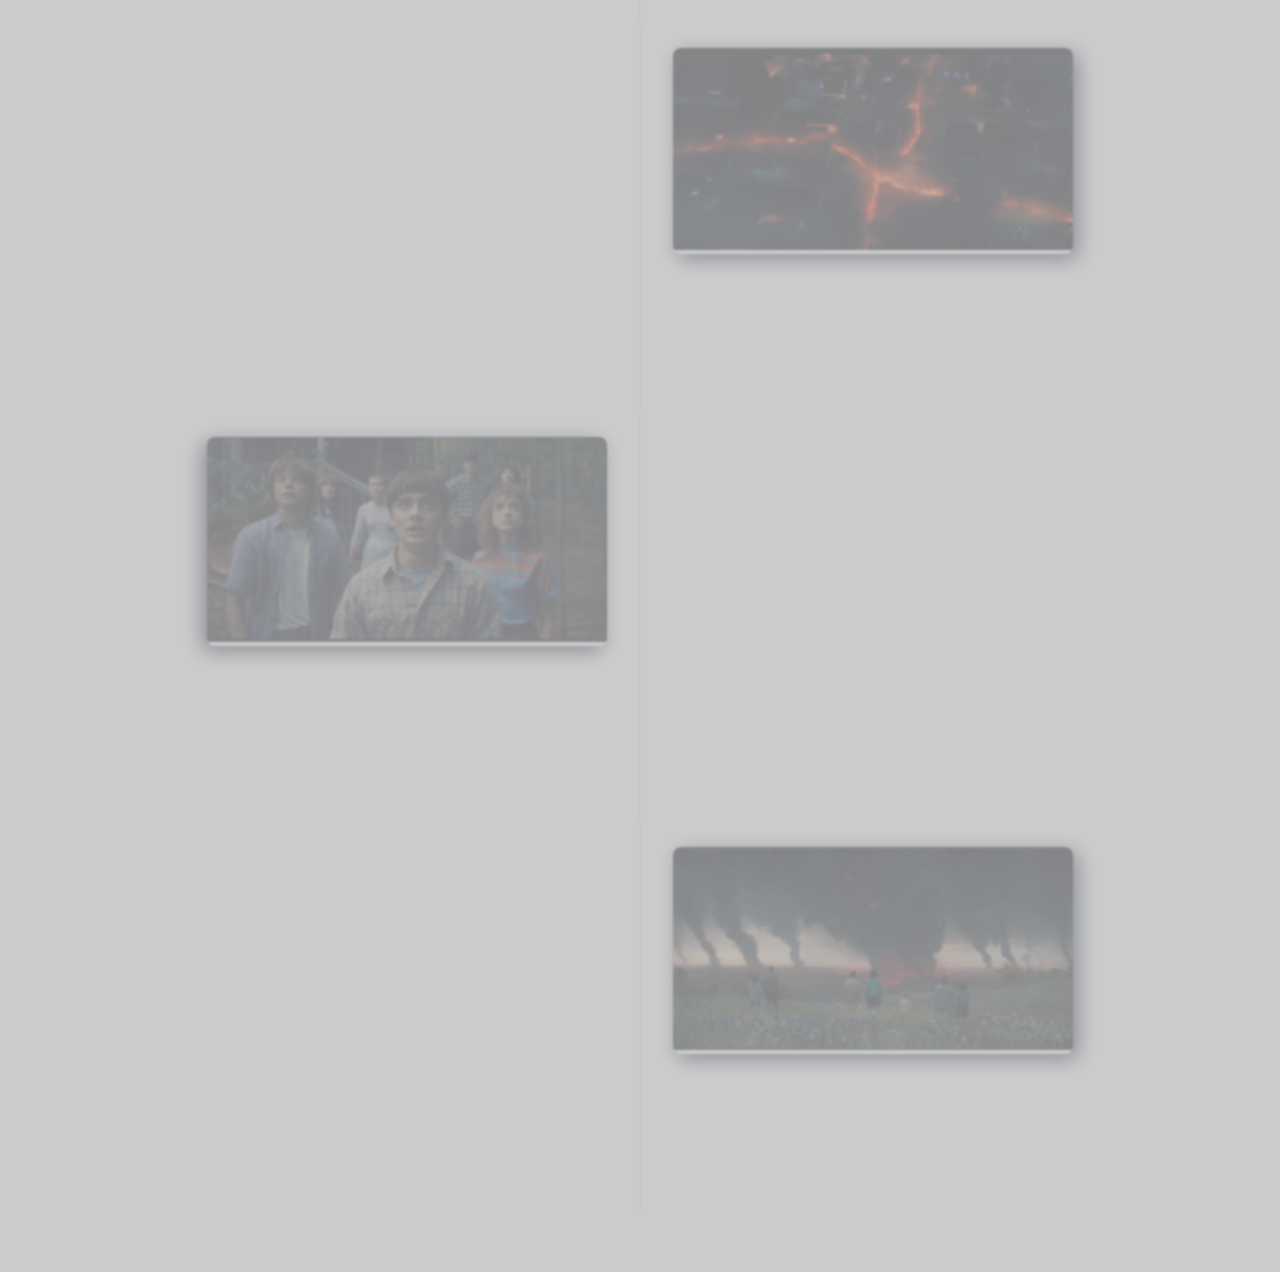
<file: web/PLOT.html>
<!doctype html>
<html>
<head>
<meta charset="utf-8">
<link rel="stylesheet" href="style4.css">
<title>Plot</title>
    <meta name="viewport" content="width=device-width, initial-scale=1.0">
    <link rel="stylesheet" href="reset.css">
    <link rel="stylesheet" href="variable.css">
    <link rel="stylesheet" href="page-title.css">
    <link rel="stylesheet" href="image.css">
    <link rel="stylesheet" href="index.css">
</head>

<body>
	<header>
        <a><span class="logo">STRANGER THINGS</span></a>
        <nav>
            <ul class="nav_links">
				<li><a href="../index.html">HOME</a></li>
                <li><a href="PLOT.html">PLOT</a></li>
                <li><a href="CHARACTER.html">CHARACTER</a></li>
				<li><a href="SCENE.html">SCENE</a></li>
                <li><a href="THEME.html">THEME</a><a href="file:///C|/Users/Lenovo/AppData/Local/Temp/Rar$DRa35132.5803.rartemp/front-native-page-template-main/image-display/template-01/css/variable.css">variable</a></li>
            </ul>
        </nav>
    </header>
    <div class="img-display-page">
        <div class="img-display-page__title">
            <h1>PLOT SUMMARY</h1>
            <p>FROM &nbsp&nbsp SEASON 1 &nbsp&nbsp  TO &nbsp&nbsp  SEASON 4</p>
        </div>
        <div class="img-display-page__img-item-container">

            <div class="img-item">
                <div class="content-container">
                    <div class="content">
                        <div class="img">
                            <img src="../image/1.1.png" alt="Episode 1">
                        </div>
                        <h2 class="title">The Vanishing of Will Byers</h2>
                        <p class="description">
                            A creature escapes from Hawkins Lab after a Department of Energy experiment fails. It attacks young Will Byers on his way home. His mother, Joyce, reports him missing, and Chief Hopper begins the investigation. A distraught Joyce receives a strange phone call. A diner owner takes in a mysterious girl, Eleven, but is killed by DOE agents. Eleven flees and encounters Mike, Dustin, and Lucas, who are searching for Will.
                        </p>
                    </div>
                </div>
                <div class="time-container">
                    <p class="time">Season 1, Episode 1</p>
                </div>
            </div>
		<div class="img-item">
                <div class="content-container">
                    <div class="content">
                        <div class="img">
                            <img src="../image/1.2.png" alt="Episode 2">
                        </div>
                        <h2 class="title">The Weirdo on Maple Street</h2>
                        <p class="description">
                            Mike hides Eleven in his basement. His friends begin to accept her after witnessing her powers and her connection to Will. Eleven's claustrophobia triggers flashbacks to the lab. The DOE continues hunting her. Hopper investigates the diner murder while coping with the stress of the cases. Joyce buys a new phone, awaiting a call from Will, and experiences intensified supernatural phenomena. Jonathan searches for clues and encounters Nancy at a party, where her friend Barb vanishes after a strange occurrence.
                        </p>
                    </div>
                </div>
                <div class="time-container">
                    <p class="time">Season 1, Episode 2</p>
                </div>
            </div>

            <div class="img-item">
                <div class="content-container">
                    <div class="content">
                        <div class="img">
                            <img src="../image/1.3.png" alt="Episode 3">
                        </div>
                        <h2 class="title">Holly, Jolly</h2>
                        <p class="description">
                            The boys take Eleven to find Will. Her memories of the lab resurface. Jonathan is humiliated by Steve, but Nancy, after seeing his photos, joins him in the woods to search for Barb, where they see the monster. Joyce uses Christmas lights to communicate with Will, who helps her hide from the creature. Hopper investigates the DOE and discovers Dr. Brenner's history, but is later told Will's body has been found. Mike angrily confronts Eleven, refusing to believe Will is dead.
                        </p>
                    </div>
                </div>
                <div class="time-container">
                    <p class="time">Season 1, Episode 3</p>
                </div>
            </div>
            <div class="img-item">
                <div class="content-container">
                    <div class="content">
                        <div class="img">
                            <img src="../image/1.4.png" alt="Episode 4">
                        </div>
                        <h2 class="title">The Body</h2>
                        <p class="description">
                            Joyce denies the body is Will's, arguing with Jonathan. The boys discover Eleven can locate Will using a school radio, where she also stands up to a bully. A DOE team suffers losses exploring the Upside Down. Disappointed in Steve, Nancy finds evidence of the monster in Jonathan's photos and reconciles with him. They both believe Will and Barb are alive. The boys hear Will talking to Joyce through Eleven. Hopper, discovering the body is a fake, breaks into the DOE lab.
                        </p>
                    </div>
                </div>
                <div class="time-container">
                    <p class="time">Season 1, Episode 4</p>
                </div>
            </div>
            <div class="img-item">
                <div class="content-container">
                    <div class="content">
                        <div class="img">
                            <img src="../image/1.5.png" alt="Episode 5">
                        </div>
                        <h2 class="title"  color="#e50914">The Flea and the Acrobat</h2>
                        <p class="description">
                            Hopper is captured and released by the DOE, his home now bugged. The DOE closes in on Eleven. Joyce kicks out her husband, Lonnie, after realizing he only wants insurance money. Hopper confirms Joyce's story. The boys' search for a gate to the Upside Down is thwarted by Eleven, who disrupts their compasses. An argument leads Eleven to recall a traumatic memory and run away. Nancy and Jonathan plan to trap the monster. Nancy gets pulled into the Upside Down, but Jonathan doesn't see the gate.
                        </p>
                    </div>
                </div>
                <div class="time-container">
                    <p class="time">Season 1, Episode 5</p>
                </div>
            </div>
            <div class="img-item">
                <div class="content-container">
                    <div class="content">
                        <div class="img">
                            <img src="../image/1.6.png" alt="Episode 6">
                        </div>
                        <h2 class="title">The Monster</h2>
                        <p class="description">
                            Jonathan rescues Nancy, and they prepare to fight the monster. Steve spreads rumors about Nancy, leading to a fight with Jonathan. Hopper and Joyce visit Terry Ives, a woman who sued Brenner after her daughter went missing. They learn about Terry's participation in experiments and her pregnancy, believing her seemingly insane claims. Mike and Lucas argue. Mike and Dustin are ambushed by a bully, but Eleven saves them, confessing she opened the gate to the Upside Down. The DOE raids the kids' location.
                        </p>
                    </div>
                </div>
                <div class="time-container">
                    <p class="time">Season 1, Episode 6</p>
                </div>
            </div>
            <div class="img-item">
                <div class="content-container">
                    <div class="content">
                        <div class="img">
                            <img src="../image/1.7.png" alt="Episode 7">
                        </div>
                        <h2 class="title">The Bathtub</h2>
                        <p class="description">
                            The DOE fails to capture the kids. Brenner intimidates Mike's mother for information. Steve regrets his actions and cleans up his graffiti. Hopper and Joyce find Nancy and Jonathan buying weapons, uniting the four against the threat. Hopper learns Eleven is Terry's daughter and rescues the kids. Using a sensory deprivation pool, Eleven locates Will in the Upside Down but finds Barb dead. Hopper and Joyce are captured while heading to the gate. In the Upside Down, the monster breaks into Will's hiding place.
                        </p>
                    </div>
                </div>
                <div class="time-container">
                    <p class="time">Season 1, Episode 7</p>
                </div>
            </div>
            <div class="img-item">
                <div class="content-container">
                    <div class="content">
                        <div class="img">
                            <img src="../image/1.8.png" alt="Episode 8">
                        </div>
                        <h2 class="title">The Upside Down</h2>
                        <p class="description">
                           Hopper makes a deal with the DOE to enter the Upside Down with Joyce to rescue Will, in exchange for their silence. After they enter, the DOE hunts Eleven. Jonathan and Nancy, joined by Steve, lure and injure the monster. Mike confesses his feelings to Eleven. The DOE corners the kids. Eleven kills the agents but the blood attracts the monster, which kills Brenner. Eleven sacrifices herself, seemingly destroying the monster. Hopper and Joyce rescue Will. The town celebrates Christmas. Nancy gives Jonathan a camera but stays with Steve. The boys play D&D with Will, and Mike remembers Eleven. Hopper leaves food in the woods for her. Will, home for Christmas, has a vision of the Upside Down and coughs up a slug, but hides it from his family.
                        </p>
                    </div>
                </div>
                <div class="time-container">
                    <p class="time">Season 1, Episode 8</p>
                </div>
            </div>
			<div class="img-item">
                <div class="content-container">
                    <div class="content">
                        <div class="img">
                            <img src="../image/2.1.png" alt="Episode 1">
                        </div>
                        <h2 class="title"The Vanishing of Will ByersMADMAX</h2>
                        <p class="description">
                            October 1984. A girl with "008" tattoo uses illusion powers in a Pittsburgh bank robbery. In Hawkins, new student Max arrives during Halloween. Will has Upside Down visions of a shadow monster. Joyce dates Bob Newby while Hopper investigates rotting pumpkin patches. Mike and Nancy still mourn Eleven and Barb. Murray Bauman hunts for Eleven, believing she's a Soviet spy.
                        </p>
                    </div>
                </div>
                <div class="time-container">
                    <p class="time">Season 2, Episode 1</p>
                </div>
            </div>
		<div class="img-item">
                <div class="content-container">
                    <div class="content">
                        <div class="img">
                            <img src="../image/2.2.png" alt="Episode 2">
                        </div>
                        <h2 class="title">Trick or Treat, Freak</h2>
                        <p class="description">
                            Flashback shows Eleven escaping the Upside Down after defeating the Demogorgon. On Halloween, she wants to trick-or-treat but Hopper refuses. Nancy wants to tell Barb's parents the truth but Steve worries about lab retaliation. The boys meet Max while trick-or-treating. Will shares his visions with Mike. Dustin finds a strange creature in his trash.
                        </p>
                    </div>
                </div>
                <div class="time-container">
                    <p class="time">Season 2, Episode 2</p>
                </div>
            </div>
            <div class="img-item">
                <div class="content-container">
                    <div class="content">
                        <div class="img">
                            <img src="../image/2.3.png" alt="Episode 3">
                        </div>
                        <h2 class="title">The Pollywog</h2>
                        <p class="description">
                            Flashback shows Hopper finding Eleven and hiding her in his cabin. Bob encourages Will to face his fears. Nancy and Jonathan plan to tell Barb's mother the truth. Dustin's creature, named Dart, is identified as from the Upside Down. Eleven sneaks out and sees Mike with Max. Will gets possessed by the shadow monster.
                        </p>
                    </div>
                </div>
                <div class="time-container">
                    <p class="time">Season 2, Episode 3</p>
                </div>
            </div>
            <div class="img-item">
                <div class="content-container">
                    <div class="content">
                        <div class="img">
                            <img src="../image/2.4.png" alt="Episode 4">
                        </div>
                        <h2 class="title">Will the Wise</h2>
                        <p class="description">
                            Will acts strangely, drawing complex patterns and needing cold temperatures. Eleven finds information about her mother Terry Ives. Nancy records Owens admitting Barb's death. Dart escapes and eats Dustin's cat. Hopper discovers an Upside Down tunnel under a pumpkin patch.
                        </p>
                    </div>
                </div>
                <div class="time-container">
                    <p class="time">Season 2, Episode 4</p>
                </div>
            </div>
            <div class="img-item">
                <div class="content-container">
                    <div class="content">
                        <div class="img">
                            <img src="../image/2.5.png" alt="Episode 5">
                        </div>
                        <h2 class="title"  color="#e50914">The Dig Dug</h2>
                        <p class="description">
                            Hopper gets trapped in the tunnel. Bob deciphers Will's drawings as a map of Hawkins. Nancy and Jonathan give Murray the confession tape. Eleven finds her mother Terry, who reveals she tried rescuing her from the lab and that other test subjects exist. Will collapses screaming as the lab burns the tunnel.
                        </p>
                    </div>
                </div>
                <div class="time-container">
                    <p class="time">Season 2, Episode 5</p>
                </div>
            </div>

            <div class="img-item">
                <div class="content-container">
                    <div class="content">
                        <div class="img">
                            <img src="../image/2.6.png" alt="Episode 6">
                        </div>
                        <h2 class="title">The Spy</h2>
                        <p class="description">
                           Will's possessed mind is connected to the Upside Down hive mind. Nancy and Jonathan admit their feelings. Dart leads other creatures to the junkyard but suddenly retreats. Will discovers the monster is blocking him from a location. The creatures invade the lab.
                        </p>
                    </div>
                </div>
                <div class="time-container">
                    <p class="time">Season 2, Episode 6</p>
                </div>
            </div>
            <div class="img-item">
                <div class="content-container">
                    <div class="content">
                        <div class="img">
                            <img src="../image/2.7.png" alt="Episode 7">
                        </div>
                        <h2 class="title">The Lost Sister</h2>
                        <p class="description">
                           Eleven finds Kali (008) in Chicago, who teaches her to use anger to enhance powers. Kali's gang hunts those who harmed test subjects. Eleven refuses to kill their target when she sees his children. She returns to Hawkins after seeing Mike and Hopper in danger.
                        </p>
                    </div>
                </div>
                <div class="time-container">
                    <p class="time">Season 2, Episode 7</p>
                </div>
            </div>
            <div class="img-item">
                <div class="content-container">
                    <div class="content">
                        <div class="img">
                            <img src="../image/2.8.png" alt="Episode 8">
                        </div>
                        <h2 class="title">The Mind Flayer</h2>
                        <p class="description">
                           Demodogs attack the lab. Mike realizes Will is the monster's spy. Bob sacrifices himself to restore power so others can escape. The group deduces they must close the gate to kill the Mind Flayer and save Will. Eleven returns and kills the remaining creatures.
                        </p>
                    </div>
                </div>
                <div class="time-container">
                    <p class="time">Season 2, Episode 8</p>
                </div>
            </div>
			<div class="img-item">
                <div class="content-container">
                    <div class="content">
                        <div class="img">
                            <img src="../image/2.9.png" alt="Episode 9">
                        </div>
                        <h2 class="title">The Gate</h2>
                        <p class="description">
                           The group splits: Hopper and Eleven go to close the gate while others save Will. Joyce's family heats Will to expel the Mind Flayer. Steve's group burns the tunnel network. Eleven successfully closes the gate. One month later, Hopper officially adopts Eleven. At the Snow Ball, couples dance while the Mind Flayer watches from the Upside Down.
                        </p>
                    </div>
                </div>
                <div class="time-container">
                    <p class="time">Season 2, Episode 9</p>
                </div>
            </div>
			<div class="img-item">
    <div class="content-container">
        <div class="content">
            <div class="img">
                <img src="../image/3.1.png" alt="Episode 1">
            </div>
            <h2 class="title">Suzie, Do You Copy?</h2>
            <p class="description">
                Summer 1985 brings new jobs and romance. Dustin picks up Russian radio signals. Eleven acts like a normal teen while Hopper struggles with her relationship with Mike. The new Starcourt Mall hurts downtown businesses. Will senses something wrong as rats explode and magnets stop working. The Mind Flayer finds a new host - Billy.
            </p>
        </div>
    </div>
    <div class="time-container">
        <p class="time">Season 3, Episode 1</p>
    </div>
</div>

<div class="img-item">
    <div class="content-container">
        <div class="content">
            <div class="img">
                <img src="../image/3.2.png" alt="Episode 2">
            </div>
            <h2 class="title">The Mall Rats</h2>
            <p class="description">
                Nancy investigates sick rats while Steve and Robin decode Russian messages from the mall. Billy survives the Mind Flayer but becomes different and violent. Eleven dumps Mike after getting advice from Max. Billy kidnaps lifeguard Heather for the Mind Flayer.
            </p>
        </div>
    </div>
    <div class="time-container">
        <p class="time">Season 3, Episode 2</p>
    </div>
</div>

<div class="img-item">
    <div class="content-container">
        <div class="content">
            <div class="img">
                <img src="../image/3.3.png" alt="Episode 3">
            </div>
            <h2 class="title">The Case of the Missing Lifeguard</h2>
            <p class="description">
                Eleven and Max search for Billy while Steve's group investigates the mall. Joyce and Hopper explore the abandoned lab. Will destroys Castle Byers, sensing the Mind Flayer's return. Billy and Heather's parents become Mind Flayer victims.
            </p>
        </div>
    </div>
    <div class="time-container">
        <p class="time">Season 3, Episode 3</p>
    </div>
</div>

<div class="img-item">
    <div class="content-container">
        <div class="content">
            <div class="img">
                <img src="../image/3.4.png" alt="Episode 4">
            </div>
            <h2 class="title">The Sauna Test</h2>
            <p class="description">
                The group reunites after Will's warning. They trap Billy in a sauna, knowing heat weakens the Mind Flayer. Billy escapes after attacking Eleven. Nancy quits her sexist job to investigate on her own. The Mind Flayer army grows at the steel mill.
            </p>
        </div>
    </div>
    <div class="time-container">
        <p class="time">Season 3, Episode 4</p>
    </div>
</div>

<div class="img-item">
    <div class="content-container">
        <div class="content">
            <div class="img">
                <img src="../image/3.5.png" alt="Episode 5">
            </div>
            <h2 class="title">The Flayed</h2>
            <p class="description">
                The group realizes multiple people are possessed, including Heather's parents and newspaper staff. Hopper and Joyce discover Russians operating underground. Nancy and Jonathan fight possessed hospital staff who merge into a flesh monster. Steve's group gets trapped in Russian facility.
            </p>
        </div>
    </div>
    <div class="time-container">
        <p class="time">Season 3, Episode 5</p>
    </div>
</div>

<div class="img-item">
    <div class="content-container">
        <div class="content">
            <div class="img">
                <img src="../image/3.6.png" alt="Episode 6">
            </div>
            <h2 class="title">E Pluribus Unum</h2>
            <p class="description">
                Alexei reveals Russians are building a machine to reopen the gate. Steve and Robin sacrifice themselves so Dustin and Erica can escape. Eleven accesses Billy's memories and sees the Flayed gathering. The group prepares for battle.
            </p>
        </div>
    </div>
    <div class="time-container">
        <p class="time">Season 3, Episode 6</p>
    </div>
</div>

<div class="img-item">
    <div class="content-container">
        <div class="content">
            <div class="img">
                <img src="../image/3.7.png" alt="Episode 7">
            </div>
            <h2 class="title">The Bite</h2>
            <p class="description">
                Hopper returns to Hawkins with Alexei, who explains how to destroy the Russian machine. Alexei is killed by Russians. The Mind Flayer sends the flesh monster after Eleven. Dustin's group escapes the Russian base and reunites with others at the mall.
            </p>
        </div>
    </div>
    <div class="time-container">
        <p class="time">Season 3, Episode 7</p>
    </div>
</div>

<div class="img-item">
    <div class="content-container">
        <div class="content">
            <div class="img">
                <img src="../image/3.8.png" alt="Episode 8">
            </div>
            <h2 class="title">The Battle of Starcourt</h2>
            <p class="description">
                The Mind Flayer attacks the mall. Adults go to destroy the Russian machine while kids fight the monster. Billy sacrifices himself to save Eleven after she restores his memories. Three months later, the Byers family and Eleven leave Hawkins.
            </p>
        </div>
    </div>
    <div class="time-container">
        <p class="time">Season 3, Episode 8</p>
    </div>
</div>
			<div class="img-item">
    <div class="content-container">
        <div class="content">
            <div class="img">
                <img src="../image/4.1.png" alt="Episode 1">
            </div>
            <h2 class="title">The Hellfire Club</h2>
            <p class="description">
                1986 - Eleven faces bullying at school while Max suffers from nightmares. A mysterious clock appears to students, leading to Chrissy's gruesome death. Eddie becomes the prime suspect. Flashbacks reveal the 1979 Hawkins Lab massacre where One killed all other test subjects.
            </p>
        </div>
    </div>
    <div class="time-container">
        <p class="time">Season 4, Episode 1</p>
    </div>
</div>

<div class="img-item">
    <div class="content-container">
        <div class="content">
            <div class="img">
                <img src="../image/4.2.png" alt="Episode 2">
            </div>
            <h2 class="title">Vecna's Curse</h2>
            <p class="description">
                Joyce and Murray discover Hopper is alive in a Russian prison. The group finds Eddie and learns about Vecna's curse. Fred becomes the second victim with the same gruesome death. Nancy investigates Victor Creel's past murders with similar patterns.
            </p>
        </div>
    </div>
    <div class="time-container">
        <p class="time">Season 4, Episode 2</p>
    </div>
</div>

<div class="img-item">
    <div class="content-container">
        <div class="content">
            <div class="img">
                <img src="../image/4.3.png" alt="Episode 3">
            </div>
            <h2 class="title">The Monster and the Superhero</h2>
            <p class="description">
                Eleven struggles with her identity and lost powers. She's arrested but rescued by Dr. Owens who reveals Hawkins is in danger. He offers to restore her powers through the Nina Project, requiring her to leave her friends immediately.
            </p>
        </div>
    </div>
    <div class="time-container">
        <p class="time">Season 4, Episode 3</p>
    </div>
</div>

<div class="img-item">
    <div class="content-container">
        <div class="content">
            <div class="img">
                <img src="../image/4.4.png" alt="Episode 4">
            </div>
            <h2 class="title">Dear Billy</h2>
            <p class="description">
                Max becomes Vecna's next target and nearly dies but is saved by friends playing her favorite music. Hopper escapes prison but is betrayed. Nancy interviews Victor Creel who reveals his family was killed by the same entity.
            </p>
        </div>
    </div>
    <div class="time-container">
        <p class="time">Season 4, Episode 4</p>
    </div>
</div>

<div class="img-item">
    <div class="content-container">
        <div class="content">
            <div class="img">
                <img src="../image/4.5.png" alt="Episode 5">
            </div>
            <h2 class="title">The Nina Project</h2>
            <p class="description">
                Eleven reunites with Dr. Brenner who forces her to regain her powers. The group discovers Vecna's lair. Hopper is recaptured while Joyce is drugged. Patrick becomes Vecna's third victim as Eleven begins remembering her past.
            </p>
        </div>
    </div>
    <div class="time-container">
        <p class="time">Season 4, Episode 5</p>
    </div>
</div>

<div class="img-item">
    <div class="content-container">
        <div class="content">
            <div class="img">
                <img src="../image/4.6.png" alt="Episode 6">
            </div>
            <h2 class="title">The Massacre at Hawkins Lab</h2>
            <p class="description">
                Flashbacks reveal Henry Creel/One as the lab assistant who killed everyone. Eleven defeats him but opens the gate to Upside Down, where he becomes Vecna. In present, Steve gets injured by bats and the groups plan to defeat Vecna.
            </p>
        </div>
    </div>
    <div class="time-container">
        <p class="time">Season 4, Episode 6</p>
    </div>
</div>

<div class="img-item">
    <div class="content-container">
        <div class="content">
            <div class="img">
                <img src="../image/4.7.png" alt="Episode 7">
            </div>
            <h2 class="title">Papa</h2>
            <p class="description">
                Eleven fully regains her powers and learns Vecna's plan to open four gates and destroy Hawkins. Dr. Brenner dies protecting her. The groups prepare for final battle while Hopper and Joyce escape Russia.
            </p>
        </div>
    </div>
    <div class="time-container">
        <p class="time">Season 4, Episode 7</p>
    </div>
</div>

<div class="img-item">
    <div class="content-container">
        <div class="content">
            <div class="img">
                <img src="../image/4.8.png" alt="Episode 8">
            </div>
            <h2 class="title">The Dive</h2>
            <p class="description">
                The final battle begins. Teams enter Upside Down while Eleven fights Vecna mentally. Max becomes the fourth victim but Eleven revives her. Eddie sacrifices himself. Vecna is defeated but Hawkins is devastated by the resulting earthquakes.
            </p>
        </div>
    </div>
    <div class="time-container">
        <p class="time">Season 4, Episode 8</p>
    </div>
</div>

<div class="img-item">
    <div class="content-container">
        <div class="content">
            <div class="img">
                <img src="../image/4.9.png" alt="Episode 9">
            </div>
            <h2 class="title">The Piggyback</h2>
            <p class="description">
                Two days later, Hawkins is in ruins with portals to Upside Down still open. Max remains in a coma. The groups reunite but Will senses Vecna is still alive. Dark particles fall from the sky as the threat continues.
            </p>
        </div>
    </div>
    <div class="time-container">
        <p class="time">Season 4, Episode 9</p>
    </div>
</div>
        <div class="img-display-page__loading">
            <p>图片加载中...</p>
        </div>
        <div class="img-display-page__not-more">
            <p>没有更多了</p>
        </div>
    </div>
    <script src="index.js"></script
		><!-- 粒子背景容器 -->
<div class="particles-background" id="particlesBackground"></div>

<script>
function createParticles() {
    const container = document.getElementById('particlesBackground');
    const particleCount = 20;
    
    for (let i = 0; i < particleCount; i++) {
        const particle = document.createElement('div');
        particle.classList.add('particle');
        
        const size = Math.random() * 4 + 1;
        const left = Math.random() * 100;
        const delay = Math.random() * 15;
        const duration = Math.random() * 10 + 15;
        
        particle.style.width = `${size}px`;
        particle.style.height = `${size}px`;
        particle.style.left = `${left}vw`;
        particle.style.animationDelay = `${delay}s`;
        particle.style.animationDuration = `${duration}s`;
        
        container.appendChild(particle);
    }
}

document.addEventListener('DOMContentLoaded', createParticles);
</script>
</body>
</html>
</file>
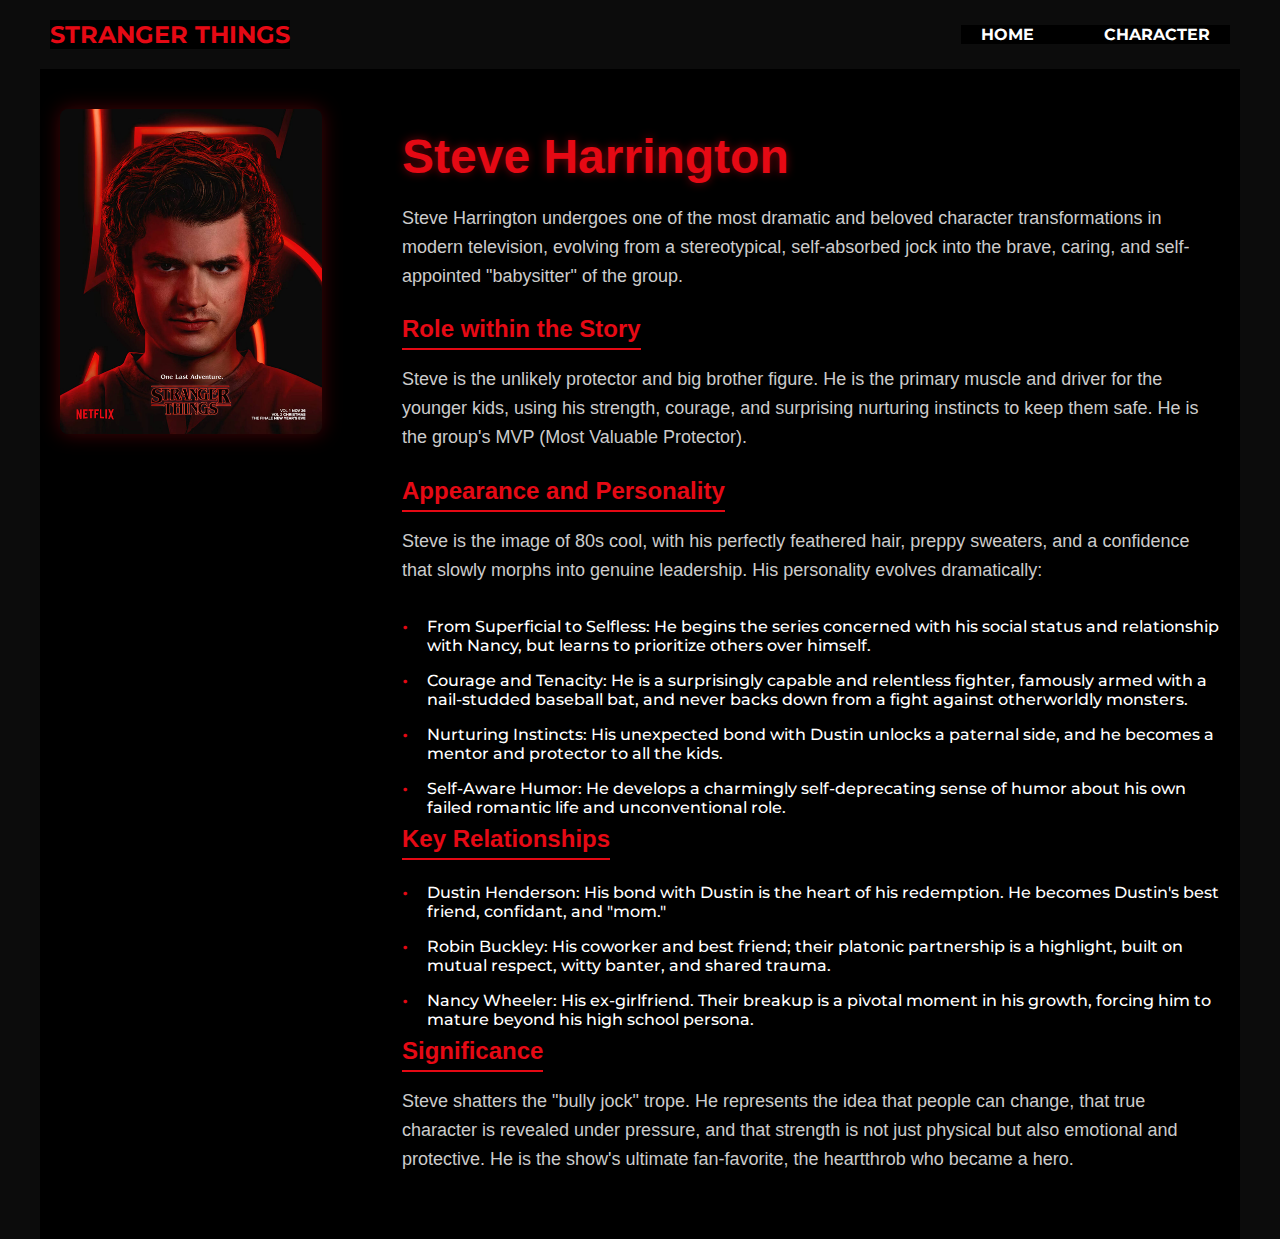
<file: web/Steve.html>
<!doctype html>
<html>
<head>
<meta charset="utf-8">
<link rel="stylesheet" href="style3.css">
<title>Steve</title>
<style>
body {
    margin: 0;
    padding: 0;
    font-family: Arial, sans-serif;
    background-color: #0c0c0c;
    overflow-x: hidden;
}

header {
    display: flex;
    justify-content: space-between;
    align-items: center;
    padding: 20px 50px;
    background-color: #0c0c0c;
    color: white;
}

.logo {
    font-size: 24px;
    font-weight: bold;
    color: #e50914;
}

.nav_links {
    list-style: none;
    display: flex;
    gap: 30px;
}

.nav_links li a {
    color: white;
    text-decoration: none;
    font-weight: bold;
    transition: color 0.3s;
}

.nav_links li a:hover {
    color: #e50914;
}

.content-container {
    display: flex;
    align-items: flex-start;
    gap: 80px;
    padding: 40px 20px;
    max-width: 1200px;
    margin: 0 auto;
}

img {
    display: block;
    
    animation: float 3s ease-in-out infinite;
    
    transition: all 0.5s ease;
    cursor: pointer;
    
    border-radius: 8px;
    box-shadow: 0 0 20px rgba(229, 9, 20, 0.3);
}


@keyframes float {
    0%, 100% {
        transform: translateY(0);
    }
    50% {
        transform: translateY(-10px);
    }
}

img:hover {
    transform: scale(1.05) rotateY(5deg);
    box-shadow: 0 0 30px rgba(229, 9, 20, 0.6),
                0 0 50px rgba(229, 9, 20, 0.4);
    filter: brightness(1.1);
}

.image-wrapper {
    position: relative;
    display: inline-block;
}

.image-wrapper::before {
    content: '';
    position: absolute;
    top: -10px;
    left: -10px;
    right: -10px;
    bottom: -10px;
    border-radius: 12px;
    background: radial-gradient(circle, rgba(229, 9, 20, 0.4) 0%, rgba(229, 9, 20, 0) 70%);
    animation: breathe 4s ease-in-out infinite;
    z-index: -1;
    pointer-events: none;
}

@keyframes breathe {
    0%, 100% {
        opacity: 0.3;
        transform: scale(1);
    }
    50% {
        opacity: 0.7;
        transform: scale(1.05);
    }
}

.text-content {
    color: white;
    max-width: 900px;
    margin-top: 20px;
}

.character-name {
    font-size: 48px;
    font-weight: bold;
    color: #e50914;
    margin-bottom: 20px;
    text-shadow: 0 0 10px rgba(229, 9, 20, 0.5);
}

.character-description {
    font-size: 18px;
    line-height: 1.6;
    margin-bottom: 25px;
    color: #cccccc;
}

.abilities-title {
    font-size: 24px;
    color: #e50914;
    margin-bottom: 15px;
    border-bottom: 2px solid #e50914;
    padding-bottom: 5px;
    display: inline-block;
}

.abilities-list {
    list-style: none;
    padding: 0;
}

.abilities-list li {
    padding: 8px 0;
    font-size: 16px;
    color: #ffffff;
    position: relative;
    padding-left: 25px;
}

.abilities-list li::before {
    content: '•';
    color: #e50914;
    font-size: 20px;
    position: absolute;
    left: 0;
    top: 5px;
}

.particles-container {
    position: fixed;
    top: 0;
    left: 0;
    width: 100%;
    height: 100%;
    pointer-events: none;
    z-index: -1;
}

.particle {
    position: absolute;
    background-color: rgba(229, 9, 20, 0.3);
    border-radius: 50%;
    animation: particle-float 15s infinite linear;
}

@keyframes particle-float {
    0% {
        transform: translateY(100vh) translateX(0) rotate(0deg);
        opacity: 0;
    }
    10% {
        opacity: 0.5;
    }
    90% {
        opacity: 0.5;
    }
    100% {
        transform: translateY(-100px) translateX(20px) rotate(360deg);
        opacity: 0;
    }
}
</style>
</head>

<body>
<header>
    <a><span class="logo">STRANGER THINGS</span></a>
    <nav>
        <ul class="nav_links">
            <li><a href="../index.html">HOME</a></li>

            <li><a href="CHARACTER.html">CHARACTER</a></li>
        </ul>
    </nav>
</header>

<div class="content-container">
    <div class="image-wrapper">
        <img src="../image/steve.png" width="262" height="325" alt="Steve"/>
    </div>
    
    <div class="text-content">
        <h1 class="character-name">Steve Harrington</h1>
        <p class="character-description">
           Steve Harrington undergoes one of the most dramatic and beloved character transformations in modern television, evolving from a stereotypical, self-absorbed jock into the brave, caring, and self-appointed "babysitter" of the group.
        </p>
        <h2 class="abilities-title">Role within the Story</h2>
		<p class="character-description">
            Steve is the unlikely protector and big brother figure. He is the primary muscle and driver for the younger kids, using his strength, courage, and surprising nurturing instincts to keep them safe. He is the group's MVP (Most Valuable Protector).
        </p>
        <h2 class="abilities-title">Appearance and Personality</h2>
		<p class="character-description">
            Steve is the image of 80s cool, with his perfectly feathered hair, preppy sweaters, and a confidence that slowly morphs into genuine leadership. His personality evolves dramatically:
        </p>
        <ul class="abilities-list">
            <li>From Superficial to Selfless: He begins the series concerned with his social status and relationship with Nancy, but learns to prioritize others over himself.</li>
            <li>Courage and Tenacity: He is a surprisingly capable and relentless fighter, famously armed with a nail-studded baseball bat, and never backs down from a fight against otherworldly monsters.</li>
            <li>Nurturing Instincts: His unexpected bond with Dustin unlocks a paternal side, and he becomes a mentor and protector to all the kids.</li>
			<li>Self-Aware Humor: He develops a charmingly self-deprecating sense of humor about his own failed romantic life and unconventional role.</li>
        </ul>
		<h2 class="abilities-title">Key Relationships</h2>
        <ul class="abilities-list">
            <li>Dustin Henderson: His bond with Dustin is the heart of his redemption. He becomes Dustin's best friend, confidant, and "mom."
</li>
            <li>Robin Buckley: His coworker and best friend; their platonic partnership is a highlight, built on mutual respect, witty banter, and shared trauma.</li>
            <li>Nancy Wheeler: His ex-girlfriend. Their breakup is a pivotal moment in his growth, forcing him to mature beyond his high school persona.

</li>
        </ul>
		<h2 class="abilities-title">Significance</h2>
		<p class="character-description">
            Steve shatters the "bully jock" trope. He represents the idea that people can change, that true character is revealed under pressure, and that strength is not just physical but also emotional and protective. He is the show's ultimate fan-favorite, the heartthrob who became a hero.
        </p>
    </div>
</div>

<div class="particles-container" id="particlesContainer"></div>

<script>

function createParticles() {
    const container = document.getElementById('particlesContainer');
    const particleCount = 15; 
    
    for (let i = 0; i < particleCount; i++) {
        const particle = document.createElement('div');
        particle.classList.add('particle');
        
        const size = Math.random() * 3 + 1;
        const left = Math.random() * 100;
        const delay = Math.random() * 15;
        const duration = Math.random() * 10 + 15;
        
        particle.style.width = `${size}px`;
        particle.style.height = `${size}px`;
        particle.style.left = `${left}vw`;
        particle.style.animationDelay = `${delay}s`;
        particle.style.animationDuration = `${duration}s`;
        
        container.appendChild(particle);
    }

}


document.addEventListener('DOMContentLoaded', createParticles);
</script>
</body>
</html>
</file>
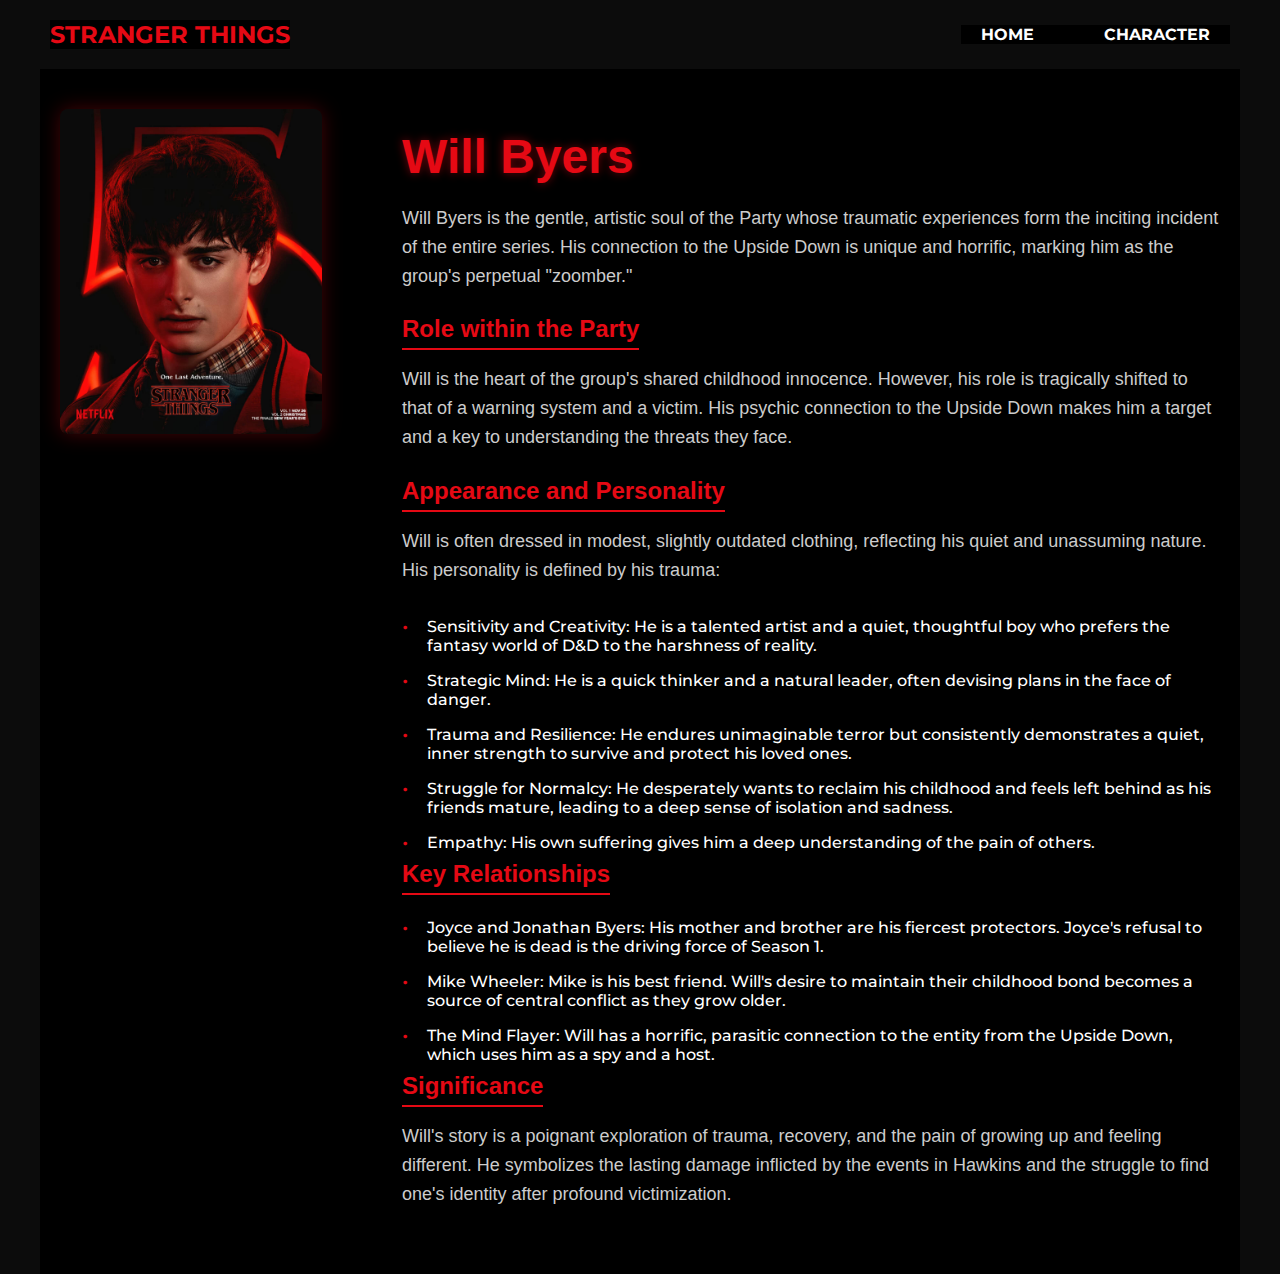
<file: web/Will.html>
<!doctype html>
<html>
<head>
<meta charset="utf-8">
<link rel="stylesheet" href="style3.css">
<title>Will</title>
<style>
body {
    margin: 0;
    padding: 0;
    font-family: Arial, sans-serif;
    background-color: #0c0c0c;
    overflow-x: hidden;
}

header {
    display: flex;
    justify-content: space-between;
    align-items: center;
    padding: 20px 50px;
    background-color: #0c0c0c;
    color: white;
}

.logo {
    font-size: 24px;
    font-weight: bold;
    color: #e50914; 
}

.nav_links {
    list-style: none;
    display: flex;
    gap: 30px;
}

.nav_links li a {
    color: white;
    text-decoration: none;
    font-weight: bold;
    transition: color 0.3s;
}

.nav_links li a:hover {
    color: #e50914;
}

.content-container {
    display: flex;
    align-items: flex-start;
    gap: 80px;
    padding: 40px 20px;
    max-width: 1200px;
    margin: 0 auto;
}

img {
    display: block;
    
    animation: float 3s ease-in-out infinite;
    
    transition: all 0.5s ease;
    cursor: pointer;
    
    border-radius: 8px;
    box-shadow: 0 0 20px rgba(229, 9, 20, 0.3);
}

@keyframes float {
    0%, 100% {
        transform: translateY(0);
    }
    50% {
        transform: translateY(-10px);
    }
}

img:hover {
    transform: scale(1.05) rotateY(5deg);
    box-shadow: 0 0 30px rgba(229, 9, 20, 0.6),
                0 0 50px rgba(229, 9, 20, 0.4);
    filter: brightness(1.1);
}

.image-wrapper {
    position: relative;
    display: inline-block;
}

.image-wrapper::before {
    content: '';
    position: absolute;
    top: -10px;
    left: -10px;
    right: -10px;
    bottom: -10px;
    border-radius: 12px;
    background: radial-gradient(circle, rgba(229, 9, 20, 0.4) 0%, rgba(229, 9, 20, 0) 70%);
    animation: breathe 4s ease-in-out infinite;
    z-index: -1;
    pointer-events: none;
}

@keyframes breathe {
    0%, 100% {
        opacity: 0.3;
        transform: scale(1);
    }
    50% {
        opacity: 0.7;
        transform: scale(1.05);
    }
}


.text-content {
    color: white;
    max-width: 900px;
    margin-top: 20px;
}

.character-name {
    font-size: 48px;
    font-weight: bold;
    color: #e50914;
    margin-bottom: 20px;
    text-shadow: 0 0 10px rgba(229, 9, 20, 0.5);
}

.character-description {
    font-size: 18px;
    line-height: 1.6;
    margin-bottom: 25px;
    color: #cccccc;
}

.abilities-title {
    font-size: 24px;
    color: #e50914;
    margin-bottom: 15px;
    border-bottom: 2px solid #e50914;
    padding-bottom: 5px;
    display: inline-block;
}

.abilities-list {
    list-style: none;
    padding: 0;
}

.abilities-list li {
    padding: 8px 0;
    font-size: 16px;
    color: #ffffff;
    position: relative;
    padding-left: 25px;
}

.abilities-list li::before {
    content: '•';
    color: #e50914;
    font-size: 20px;
    position: absolute;
    left: 0;
    top: 5px;
}

.particles-container {
    position: fixed;
    top: 0;
    left: 0;
    width: 100%;
    height: 100%;
    pointer-events: none;
    z-index: -1;
}

.particle {
    position: absolute;
    background-color: rgba(229, 9, 20, 0.3);
    border-radius: 50%;
    animation: particle-float 15s infinite linear;
}

@keyframes particle-float {
    0% {
        transform: translateY(100vh) translateX(0) rotate(0deg);
        opacity: 0;
    }
    10% {
        opacity: 0.5;
    }
    90% {
        opacity: 0.5;
    }
    100% {
        transform: translateY(-100px) translateX(20px) rotate(360deg);
        opacity: 0;
    }
}
</style>
</head>

<body>
<header>
    <a><span class="logo">STRANGER THINGS</span></a>
    <nav>
        <ul class="nav_links">
            <li><a href="../index.html">HOME</a></li>
            <li><a href="CHARACTER.html">CHARACTER</a></li>
        </ul>
    </nav>
</header>

<div class="content-container">
    <div class="image-wrapper">
        <img src="../image/will.png" width="262" height="325" alt="Will"/>
    </div>
    
    <div class="text-content">
        <h1 class="character-name">Will Byers</h1>
        <p class="character-description">
           Will Byers is the gentle, artistic soul of the Party whose traumatic experiences form the inciting incident of the entire series. His connection to the Upside Down is unique and horrific, marking him as the group's perpetual "zoomber."
        </p>
        <h2 class="abilities-title">Role within the Party</h2>
		<p class="character-description">
            Will is the heart of the group's shared childhood innocence. However, his role is tragically shifted to that of a warning system and a victim. His psychic connection to the Upside Down makes him a target and a key to understanding the threats they face.
        </p>
        <h2 class="abilities-title">Appearance and Personality</h2>
		<p class="character-description">
            Will is often dressed in modest, slightly outdated clothing, reflecting his quiet and unassuming nature. His personality is defined by his trauma:
        </p>
        <ul class="abilities-list">
            <li>Sensitivity and Creativity: He is a talented artist and a quiet, thoughtful boy who prefers the fantasy world of D&D to the harshness of reality.</li>
            <li>Strategic Mind: He is a quick thinker and a natural leader, often devising plans in the face of danger.</li>
            <li>Trauma and Resilience: He endures unimaginable terror but consistently demonstrates a quiet, inner strength to survive and protect his loved ones.</li>
            <li>Struggle for Normalcy: He desperately wants to reclaim his childhood and feels left behind as his friends mature, leading to a deep sense of isolation and sadness.</li>
			<li>Empathy: His own suffering gives him a deep understanding of the pain of others.</li>
        </ul>
		<h2 class="abilities-title">Key Relationships</h2>
        <ul class="abilities-list">
            <li>Joyce and Jonathan Byers: His mother and brother are his fiercest protectors. Joyce's refusal to believe he is dead is the driving force of Season 1.

</li>
            <li>Mike Wheeler: Mike is his best friend. Will's desire to maintain their childhood bond becomes a source of central conflict as they grow older.</li>
            <li>The Mind Flayer: Will has a horrific, parasitic connection to the entity from the Upside Down, which uses him as a spy and a host.</li>
        </ul>
		<h2 class="abilities-title">Significance</h2>
		<p class="character-description">
            Will's story is a poignant exploration of trauma, recovery, and the pain of growing up and feeling different. He symbolizes the lasting damage inflicted by the events in Hawkins and the struggle to find one's identity after profound victimization.
        </p>
    </div>
</div>

<div class="particles-container" id="particlesContainer"></div>

<script>

function createParticles() {
    const container = document.getElementById('particlesContainer');
    const particleCount = 15; 
    
    for (let i = 0; i < particleCount; i++) {
        const particle = document.createElement('div');
        particle.classList.add('particle');
        
        const size = Math.random() * 3 + 1;
        const left = Math.random() * 100;
        const delay = Math.random() * 15;
        const duration = Math.random() * 10 + 15;
        
        particle.style.width = `${size}px`;
        particle.style.height = `${size}px`;
        particle.style.left = `${left}vw`;
        particle.style.animationDelay = `${delay}s`;
        particle.style.animationDuration = `${duration}s`;
        
        container.appendChild(particle);
    }
}

document.addEventListener('DOMContentLoaded', createParticles);
</script>
</body>
</html>
</file>
<file: web/style3.css>
@import url('https://fonts.googleapis.com/css2?family=Montserrat:wght@500&display=swap');
*{
    box-sizing: border-box;
    margin: 0;
    padding: 0;
    background:#000000;
}

li,a,button{
    font-family: "Montserrat",sans-serif;
    font-weight: 500;
    font-size: 16px;
    color: #edf0f1;
    text-decoration: none;
}
header{
    display: flex;
    justify-content: space-between;
    align-items:center;
    padding: 30px 10%;
}
.logo {
    font-size: 24px;
    font-weight: bold;
    color: #e50914;
}

.nav_links{
    list-style: none;
}

.nav_links li{
    display: inline-block;
    padding: 0px 20px;
}

.nav_links li a{
    transition: all 0.3s ease 0s;
}

.nav_links li a:hover{
    color: #e50914;
}
</file>
<file: web/style4.css>
@import url('https://fonts.googleapis.com/css2?family=Montserrat:wght@500&display=swap');
*{
    box-sizing: border-box;
    margin: 0;
    padding: 0;
    
}

li,a,button{
    font-family: "Montserrat",sans-serif;
    font-weight: 500;
    font-size: 16px;
    color: #edf0f1;
    text-decoration: none;
}
header{
    display: flex;
    justify-content: space-between;
    align-items:center;
    padding: 30px 10%;
	background-color: #000000;
}
.logo {
    font-size: 24px;
    font-weight: bold;
    color: #e50914; 
}

.nav_links{
    list-style: none;
}

.nav_links li{
    display: inline-block;
    padding: 0px 20px;
}

.nav_links li a{
    transition: all 0.3s ease 0s;
}

.nav_links li a:hover{
    color: #e50914;
}
</file>
<file: web/variable.css>
:root {

    --page-mask-c: #c7cbcf22;
    --page-mask-brightness: .8;
    --page-mask-blur: 1px;

    --page-title-p: 3rem 0;
    --page-title-text-size: 1.75rem;
    --page-title-text-c: #fff;
    --page-sub-title-text-size: 0.85rem;
    --page-sub-title-text-c: #dedede;
    --line-c: #efefef;
    --img-item-container-p: 0 1rem;
    --img-item-opacity: 1;
    --img-item-content-container-p: 1.5rem 2rem;
    --img-item-img-opacity: .4;
    --img-item-img-max-w: 400px;
    --img-item-img-shadow-c: #1f2937;
    --img-item-text-c: #fff;
    --img-item-title-text-size: 2.5rem;
    --img-item-title-text-m: .5rem 0;
    --img-item-time-p: 0 2rem;
    --display-img-item-title-translate-y: -2.5rem;
    --display-img-item-title-translate-x: .75rem;
    

    --loading-c: #fff;
    --loading-p: 1rem 0;
    --loading-text-size: 2rem;

    --not-more-c: #fff;
    --not-more-p: 1rem 0;
}
</file>
<file: web/page-title.css>
.img-display-page__title {
    position: relative;
    width: 100%;
    padding: var(--page-title-p);
    display: flex;
    flex-direction: column;
    justify-content: start;
    align-items: center;
    z-index: 2;
}

.img-display-page__title h1 {
    color: var(--page-title-text-c);
    font-size: var(--page-title-text-size);
	
}

.img-display-page__title p {
    margin-top: .5rem;
    color: var(--page-sub-title-text-c);
    font-size: var(--page-sub-title-text-size);
}
</file>
<file: web/image.css>
.img-display-page__img-item-container {
    box-sizing: border-box;
    width: 100%;
    padding: var(--img-item-container-p);
}

.img-item {
    width: 100%;
    opacity: var(--img-item-opacity);
    display: grid;
    grid-template-rows: 1fr;
    grid-template-columns: repeat(2, 1fr);
    color: var(--img-item-text-c);
}


.img-item .content-container {
    box-sizing: border-box;
    width: 100%;
    padding: var(--img-item-content-container-p);
    display: flex;
    flex-direction: column;
    justify-content: start;
}


.img-item .content {
    width: 100%;
    max-width: var(--img-item-img-max-w);
}

.img-item .img {
    width: 100%;
    border-radius: .5rem;
    overflow: hidden;
    opacity: var(--img-item-img-opacity);
}

.img-item .title {
    margin: var(--img-item-title-text-m);
    font-size: var(--img-item-title-text-size);
}

.img-item .img,
.img-item .title,
.img-item .description {
    transition: .5s ease-in-out;
}

.img-item .time-container {
    display: flex;
    justify-content: start;
    align-items: center;
}

.img-item .time {
    padding: var(--img-item-time-p);
}

.img-item:nth-child(odd) .content-container {
    border-right: 1px solid var(--line-c);
    align-items: end;
}

.img-item:nth-child(odd) .img {
    box-shadow: -5px 5px 20px var(--img-item-img-shadow-c);
}

.img-item:nth-child(even) .content-container {
    grid-row: 1 / 2;
    grid-column: 2 / 3;
    border-left: 1px solid var(--line-c);
    align-items: start;
}

.img-item:nth-child(even) .img {
    box-shadow: 5px 5px 20px var(--img-item-img-shadow-c);
}

.img-item:nth-child(even) .time-container {
    grid-row: 1 / 2;
    grid-column: 1 / 2;
    justify-content: end;
}

.img-item.display .content,
.img-item.display .time-container {
    position: relative;
    z-index: 2;
}

.img-item.display .img {
    opacity: 1;
}


.img-item.display .title {
    transform: translateY(var(--display-img-item-title-translate-y)) translateX(var(--display-img-item-title-translate-x));
}

.img-item.display .description {
    transform: translateY(var(--display-img-item-title-translate-y));
}

.img-item.display .time {
    --border-w: calc(1px + var(--page-mask-blur));
    transform: translateX(calc(var(--border-w) * -1));
    border-left: var(--border-w) solid var(--line-c);
}



.img-item.display:nth-child(even) .time {
    transform: translateX(var(--border-w));
    border-left: none;
    border-right: var(--border-w) solid var(--line-c);
}

@media screen and (max-width: 768px) {


    .img-item {
        display: flex;
        flex-direction: column-reverse;
        justify-content: start;
        align-items: start;
    }

    .img-item .content {
        max-width: 100%;
    }

    .img-item .time {
        --border-w: calc(1px + var(--page-mask-blur));
        border-left: var(--border-w) solid var(--line-c);
    }

    .img-item:nth-child(odd) .content-container {
        border-left: 1px solid var(--line-c);
        border-right: none;
        align-items: start;
    }

    .img-item.display .time {
        transform: translateX(0);
        border-left: var(--border-w) solid var(--line-c);
    }

    .img-item.display:nth-child(even) .time {
        transform: translateX(0);
        border-left: var(--border-w) solid var(--line-c);
        border-right: none;
    }
}
</file>
<file: web/index.css>
.img-display-page {
    position: relative;
    width: 100%;
    height: 100%;
    min-height: 100vh;
    background-repeat: no-repeat;
    background-position: center;
    background-size: cover;
    background-attachment: fixed;
    transition: .5s ease-in-out;
}
.img-display-page::before {
    content: '';
    position: absolute;
    top: 0;
    left: 0;
    width: 100%;
    height: 100%;
    background-color: var(--page-mask-c);
    backdrop-filter: brightness(var(--page-mask-brightness)) blur(var(--page-mask-blur));
    z-index: 1;
}


.img-display-page__loading {
    padding: var(--loading-p);
    display: flex;
    justify-content: center;
    align-items: center;
    color: var(--loading-c);
    text-align: center;
    display: none;
}

.img-display-page__loading p {
    font-size: var(--loading-text-size);
}

.img-display-page__not-more {
    padding: var(--not-more-p);
    display: flex;
    justify-content: center;
    align-items: center;
    color: var(--not-more-c);
    display: none;
}
</file>
